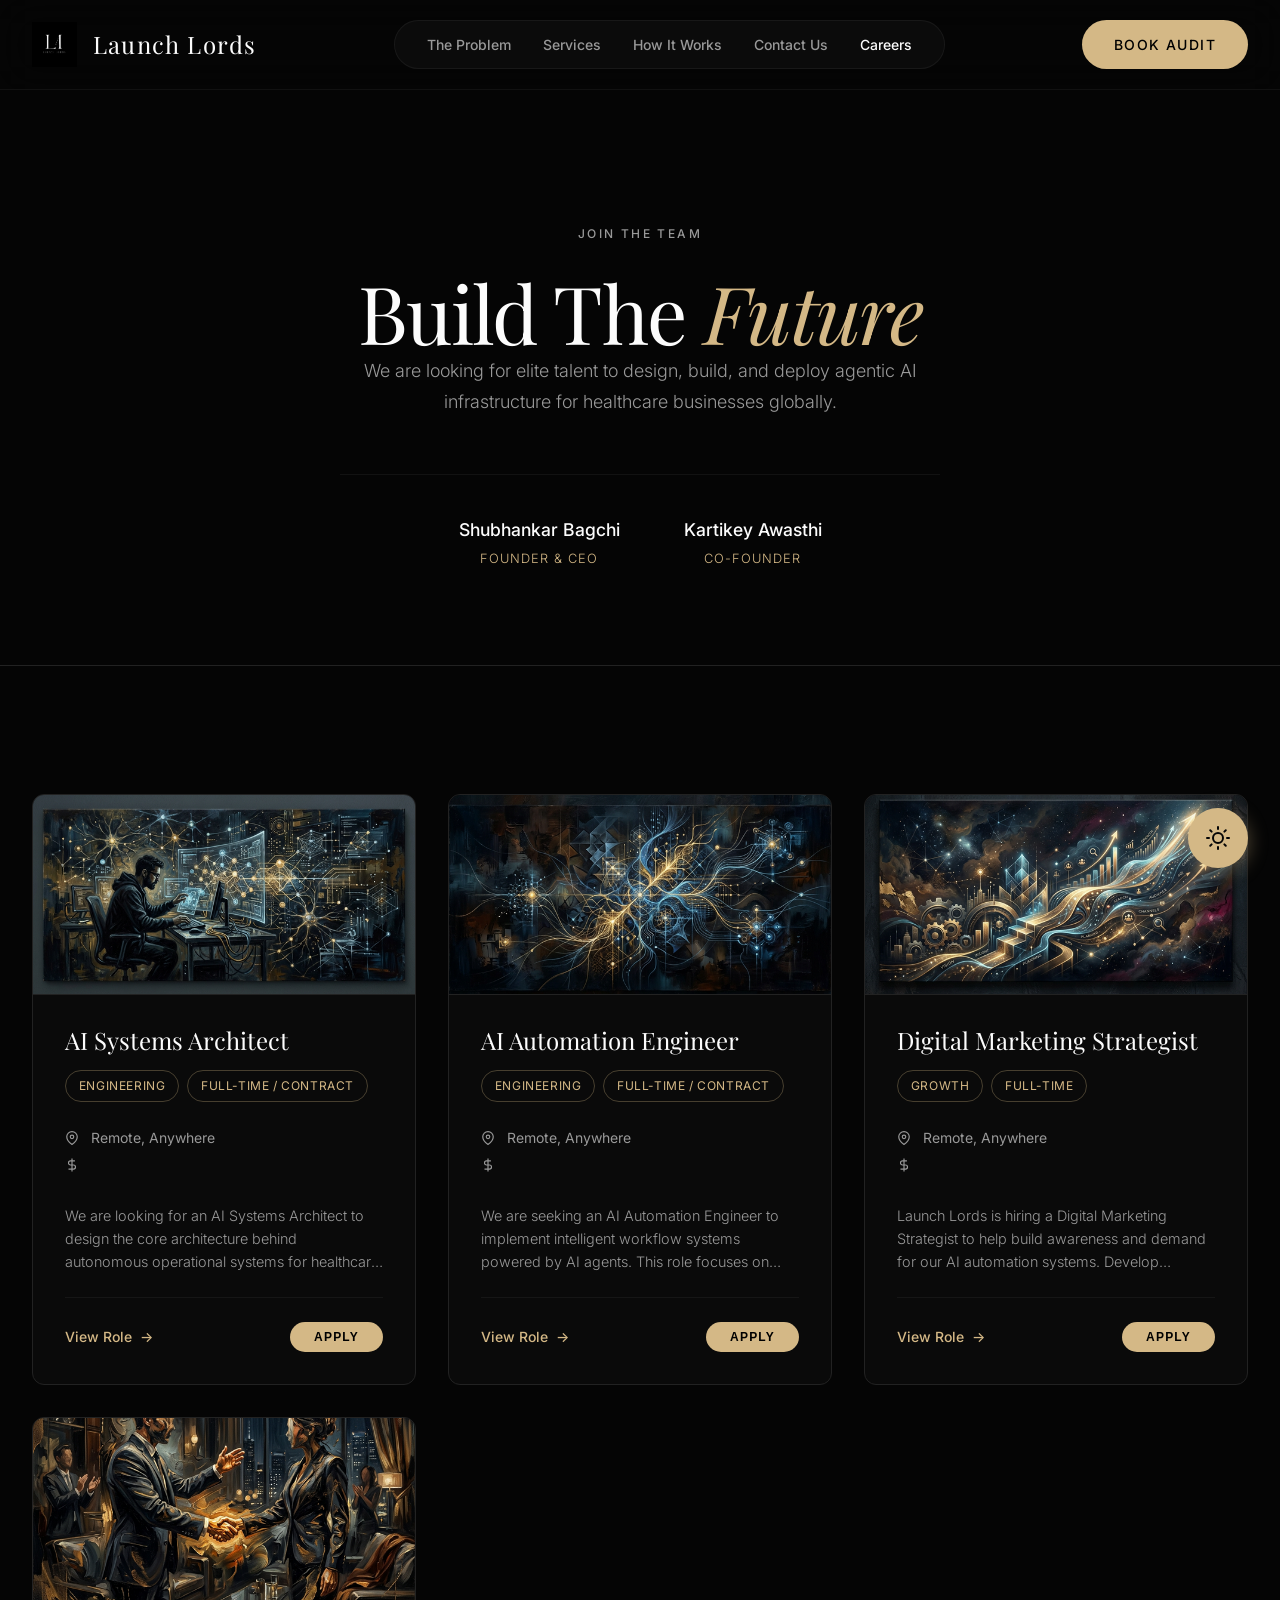
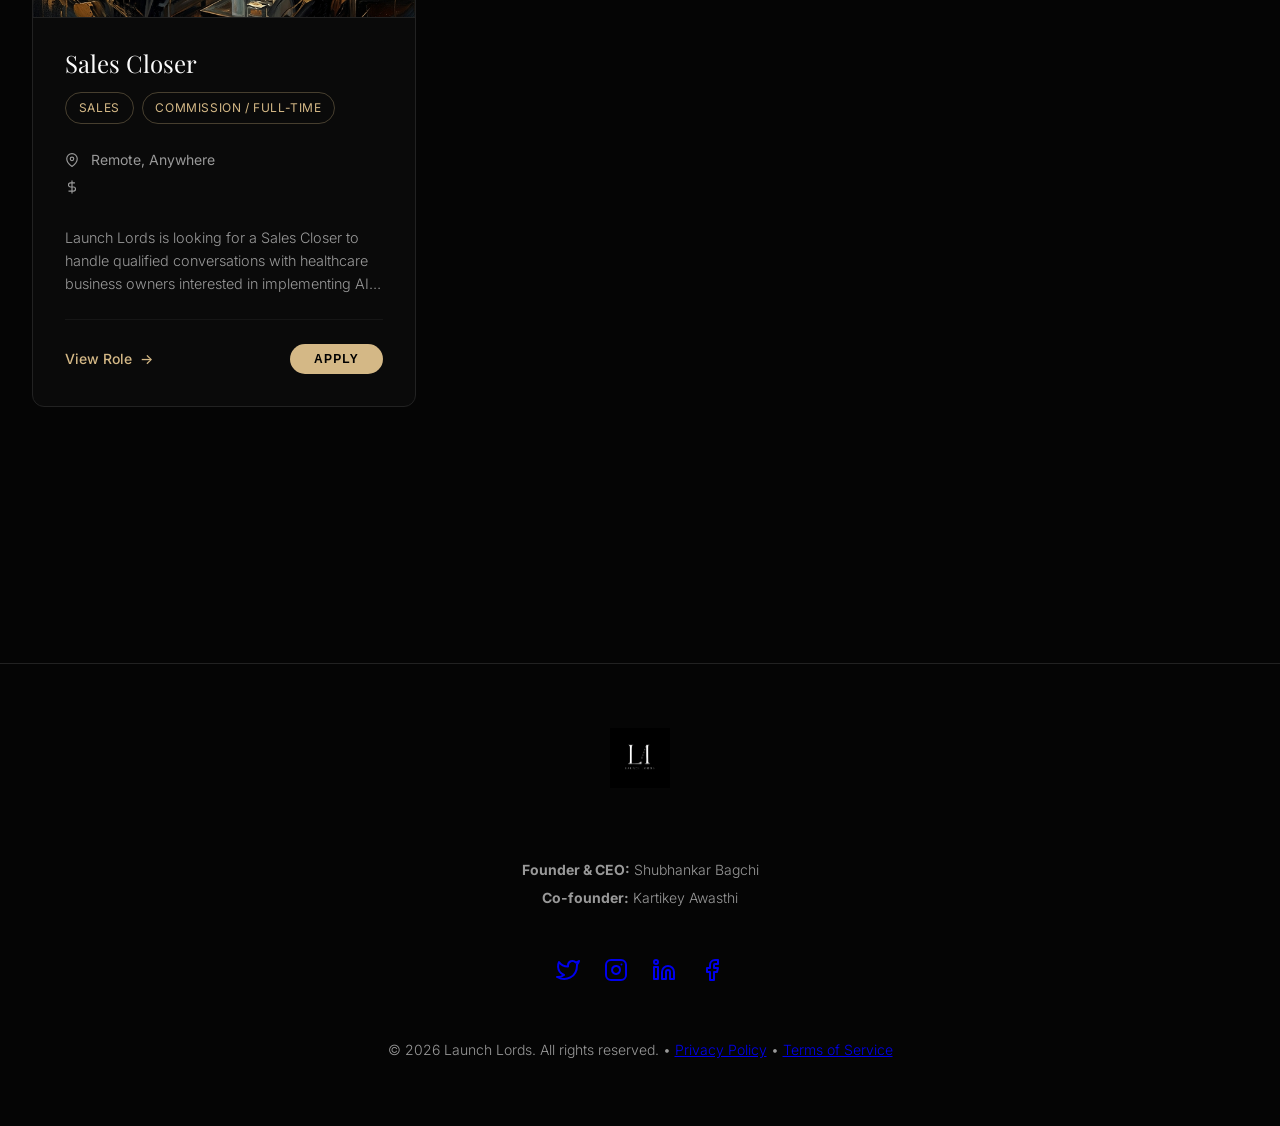
<file: careers.html>
<!DOCTYPE html>
<html lang="en">

<head>
    <meta charset="UTF-8">
    <meta name="viewport" content="width=device-width, initial-scale=1.0">
    <title>Careers | Launch Lords</title>
    <link rel="preconnect" href="https://fonts.googleapis.com">
    <link rel="preconnect" href="https://fonts.gstatic.com" crossorigin>
    <link
        href="https://fonts.googleapis.com/css2?family=Inter:wght@300;400;500;600&family=Playfair+Display:ital,wght@0,400;0,500;1,400&display=swap"
        rel="stylesheet">
    <link rel="icon" type="image/png" href="logo.png">
    <link rel="stylesheet" href="styles.css">
</head>

<body>

    <!-- Navigation -->
    <nav class="navbar" id="navbar">
        <div class="container nav-container">
            <a href="index.html" class="logo" style="gap: 1rem;">
                <img src="logo.png" alt="Launch Lords" style="height: 45px; width: auto; filter: invert(1);">
                <span class="logo-text-inline">Launch Lords</span>
            </a>
            <div class="nav-links">
                <a href="index.html#problem">The Problem</a>
                <a href="index.html#services">Services</a>
                <a href="index.html#process">How It Works</a>
                <a href="index.html#audit">Contact Us</a>
                <a href="careers.html" target="_blank" style="color: var(--text-main);">Careers</a>
            </div>
            <div style="display: flex; gap: 1rem; align-items: center;">
                <a href="index.html#audit" class="btn btn-primary">Book Audit</a>
                <!-- Mobile Menu Button -->
                <button class="mobile-menu-btn" aria-label="Toggle menu">
                    <span></span>
                    <span></span>
                    <span></span>
                </button>
            </div>
        </div>
    </nav>

    <!-- Mobile Menu Overlay -->
    <div class="mobile-menu-overlay">
        <div class="mobile-menu-links">
            <a href="index.html#problem">The Problem</a>
            <a href="index.html#services">Services</a>
            <a href="index.html#process">How It Works</a>
            <a href="index.html#audit">Contact Us</a>
            <a href="careers.html" style="color: var(--text-main);">Careers</a>
            <a href="index.html#audit" class="btn btn-primary" style="margin-top: 2rem;">Book Audit</a>
        </div>
    </div>

    <!-- Floating Theme Toggle -->
    <button id="themeToggle" class="theme-toggle-fab" aria-label="Toggle Theme">
        <svg class="sun-icon" viewBox="0 0 24 24" fill="none" stroke="currentColor" stroke-width="2"
            stroke-linecap="round" stroke-linejoin="round">
            <circle cx="12" cy="12" r="5"></circle>
            <line x1="12" y1="1" x2="12" y2="3"></line>
            <line x1="12" y1="21" x2="12" y2="23"></line>
            <line x1="4.22" y1="4.22" x2="5.64" y2="5.64"></line>
            <line x1="18.36" y1="18.36" x2="19.78" y2="19.78"></line>
            <line x1="1" y1="12" x2="3" y2="12"></line>
            <line x1="21" y1="12" x2="23" y2="12"></line>
            <line x1="4.22" y1="19.78" x2="5.64" y2="18.36"></line>
            <line x1="18.36" y1="5.64" x2="19.78" y2="4.22"></line>
        </svg>
        <svg class="moon-icon" viewBox="0 0 24 24" fill="none" stroke="currentColor" stroke-width="2"
            stroke-linecap="round" stroke-linejoin="round">
            <path d="M21 12.79A9 9 0 1 1 11.21 3 7 7 0 0 0 21 12.79z"></path>
        </svg>
    </button>
    <!-- Hero Section -->
    <header class="careers-hero section">
        <div class="container">
            <span class="pre-title anim-slab">Join the Team</span>
            <h1 class="headline anim-slab delay-1">Build The <span class="highlight-text">Future</span></h1>
            <p class="subheadline anim-slab delay-2" style="margin: 0 auto; max-width: 600px;">
                We are looking for elite talent to design, build, and deploy agentic AI infrastructure for healthcare
                businesses globally.
            </p>

            <div class="team-leadership anim-slab delay-3"
                style="margin-top: 3.5rem; display: flex; justify-content: center; gap: 4rem; border-top: 1px solid rgba(255,255,255,0.05); padding-top: 2.5rem; max-width: 600px; margin-inline: auto;">
                <div class="leader">
                    <p
                        style="color: var(--text-main); font-weight: 500; font-size: 1.1rem; margin: 0; margin-bottom: 0.2rem;">
                        Shubhankar Bagchi</p>
                    <p
                        style="color: var(--accent-gold); font-size: 0.8rem; margin: 0; text-transform: uppercase; letter-spacing: 1px;">
                        Founder & CEO</p>
                </div>
                <div class="leader">
                    <p
                        style="color: var(--text-main); font-weight: 500; font-size: 1.1rem; margin: 0; margin-bottom: 0.2rem;">
                        Kartikey Awasthi</p>
                    <p
                        style="color: var(--accent-gold); font-size: 0.8rem; margin: 0; text-transform: uppercase; letter-spacing: 1px;">
                        Co-Founder</p>
                </div>
            </div>
        </div>
    </header>

    <!-- Open Roles Grid -->
    <section class="section" style="padding-top: 2rem;">
        <div class="container">
            <div class="careers-grid">

                <!-- Role 1 -->
                <div onclick="window.open('role-ai-architect.html', '_blank')" class="job-card anim-slab"
                    style="cursor:pointer;">
                    <img src="ai_architect_card_1772629742012.png" alt="AI Systems Architect" class="job-card-img">
                    <div class="job-card-content">
                        <h3 class="job-card-title">AI Systems Architect</h3>
                        <div class="job-tags">
                            <span class="job-tag">Engineering</span>
                            <span class="job-tag">Full-Time / Contract</span>
                        </div>
                        <div class="job-detail">
                            <svg viewBox="0 0 24 24" width="14" height="14" stroke="currentColor" stroke-width="2"
                                fill="none">
                                <path d="M21 10c0 7-9 13-9 13s-9-6-9-13a9 9 0 0 1 18 0z"></path>
                                <circle cx="12" cy="10" r="3"></circle>
                            </svg>
                            Remote, Anywhere
                        </div>
                        <div class="job-detail">
                            <svg viewBox="0 0 24 24" width="14" height="14" stroke="currentColor" stroke-width="2"
                                fill="none">
                                <line x1="12" y1="1" x2="12" y2="23"></line>
                                <path d="M17 5H9.5a3.5 3.5 0 0 0 0 7h5a3.5 3.5 0 0 1 0 7H6"></path>
                            </svg>
                            <!-- $35000/year (Y1) -->
                        </div>
                        <p class="job-desc-preview">We are looking for an AI Systems Architect to design the core
                            architecture behind autonomous operational systems for healthcare organizations.</p>
                        <div class="job-card-footer">
                            <span class="job-view-link">View Role</span>
                            <button class="job-apply-btn" style="border: none; cursor: pointer;"
                                onclick="event.preventDefault(); event.stopPropagation(); openApplicationModal('AI Systems Architect');">APPLY</button>
                        </div>
                    </div>
                </div>

                <!-- Role 2 -->
                <div onclick="window.open('role-ai-automation.html', '_blank')" class="job-card anim-slab delay-1"
                    style="cursor:pointer;">
                    <img src="ai_automation_card_1772629761154.png" alt="AI Automation Engineer" class="job-card-img">
                    <div class="job-card-content">
                        <h3 class="job-card-title">AI Automation Engineer</h3>
                        <div class="job-tags">
                            <span class="job-tag">Engineering</span>
                            <span class="job-tag">Full-Time / Contract</span>
                        </div>
                        <div class="job-detail">
                            <svg viewBox="0 0 24 24" width="14" height="14" stroke="currentColor" stroke-width="2"
                                fill="none">
                                <path d="M21 10c0 7-9 13-9 13s-9-6-9-13a9 9 0 0 1 18 0z"></path>
                                <circle cx="12" cy="10" r="3"></circle>
                            </svg>
                            Remote, Anywhere
                        </div>
                        <div class="job-detail">
                            <svg viewBox="0 0 24 24" width="14" height="14" stroke="currentColor" stroke-width="2"
                                fill="none">
                                <line x1="12" y1="1" x2="12" y2="23"></line>
                                <path d="M17 5H9.5a3.5 3.5 0 0 0 0 7h5a3.5 3.5 0 0 1 0 7H6"></path>
                            </svg>
                            <!-- $28000/year (Y1) -->
                        </div>
                        <p class="job-desc-preview">We are seeking an AI Automation Engineer to implement intelligent
                            workflow systems powered by AI agents. This role focuses on building automation
                            infrastructure...</p>
                        <div class="job-card-footer">
                            <span class="job-view-link">View Role</span>
                            <button class="job-apply-btn" style="border: none; cursor: pointer;"
                                onclick="event.preventDefault(); event.stopPropagation(); openApplicationModal('AI Automation Engineer');">APPLY</button>
                        </div>
                    </div>
                </div>

                <!-- Role 3 -->
                <div onclick="window.open('role-marketing.html', '_blank')" class="job-card anim-slab delay-2"
                    style="cursor:pointer;">
                    <img src="marketing_strategist_card_1772629779356.png" alt="Digital Marketing Strategist"
                        class="job-card-img">
                    <div class="job-card-content">
                        <h3 class="job-card-title">Digital Marketing Strategist</h3>
                        <div class="job-tags">
                            <span class="job-tag">Growth</span>
                            <span class="job-tag">Full-Time</span>
                        </div>
                        <div class="job-detail">
                            <svg viewBox="0 0 24 24" width="14" height="14" stroke="currentColor" stroke-width="2"
                                fill="none">
                                <path d="M21 10c0 7-9 13-9 13s-9-6-9-13a9 9 0 0 1 18 0z"></path>
                                <circle cx="12" cy="10" r="3"></circle>
                            </svg>
                            Remote, Anywhere
                        </div>
                        <div class="job-detail">
                            <svg viewBox="0 0 24 24" width="14" height="14" stroke="currentColor" stroke-width="2"
                                fill="none">
                                <line x1="12" y1="1" x2="12" y2="23"></line>
                                <path d="M17 5H9.5a3.5 3.5 0 0 0 0 7h5a3.5 3.5 0 0 1 0 7H6"></path>
                            </svg>
                            <!-- $28000/year (Y1) -->
                        </div>
                        <p class="job-desc-preview">Launch Lords is hiring a Digital Marketing Strategist to help build
                            awareness and demand for our AI automation systems. Develop campaigns positioning the
                            company...</p>
                        <div class="job-card-footer">
                            <span class="job-view-link">View Role</span>
                            <button class="job-apply-btn" style="border: none; cursor: pointer;"
                                onclick="event.preventDefault(); event.stopPropagation(); openApplicationModal('Digital Marketing Strategist');">APPLY</button>
                        </div>
                    </div>
                </div>

                <!-- Role 4 -->
                <div onclick="window.open('role-sales.html', '_blank')" class="job-card anim-slab delay-3"
                    style="cursor:pointer;">
                    <img src="sales_closer_card_1772629799419.png" alt="Sales Closer" class="job-card-img">
                    <div class="job-card-content">
                        <h3 class="job-card-title">Sales Closer</h3>
                        <div class="job-tags">
                            <span class="job-tag">Sales</span>
                            <span class="job-tag">Commission / Full-Time</span>
                        </div>
                        <div class="job-detail">
                            <svg viewBox="0 0 24 24" width="14" height="14" stroke="currentColor" stroke-width="2"
                                fill="none">
                                <path d="M21 10c0 7-9 13-9 13s-9-6-9-13a9 9 0 0 1 18 0z"></path>
                                <circle cx="12" cy="10" r="3"></circle>
                            </svg>
                            Remote, Anywhere
                        </div>
                        <div class="job-detail">
                            <svg viewBox="0 0 24 24" width="14" height="14" stroke="currentColor" stroke-width="2"
                                fill="none">
                                <line x1="12" y1="1" x2="12" y2="23"></line>
                                <path d="M17 5H9.5a3.5 3.5 0 0 0 0 7h5a3.5 3.5 0 0 1 0 7H6"></path>
                            </svg>
                            <!-- $25,000/year -->
                        </div>
                        <p class="job-desc-preview">Launch Lords is looking for a Sales Closer to handle qualified
                            conversations with healthcare business owners interested in implementing AI-powered systems.
                        </p>
                        <div class="job-card-footer">
                            <span class="job-view-link">View Role</span>
                            <button class="job-apply-btn" style="border: none; cursor: pointer;"
                                onclick="event.preventDefault(); event.stopPropagation(); openApplicationModal('Sales Closer');">APPLY</button>
                        </div>
                    </div>
                </div>

            </div>
        </div>
    </section>

    <!-- Application Modal -->
    <div id="applicationModal" class="modal-overlay">
        <div class="modal-content">
            <button class="modal-close" onclick="closeApplicationModal()">&times;</button>
            <h3 id="modalRoleTitle">Apply for Role</h3>
            <p>Join Launch Lords and build the future of AI healthcare infrastructure.</p>
            <form action="https://formsubmit.co/shubhankar@launchlords.com" method="POST" enctype="multipart/form-data"
                class="apply-form">
                <input type="hidden" name="_subject" id="modalSubject" value="New Application">
                <input type="hidden" name="_captcha" value="false">
                <input type="hidden" name="_next" value="https://launchlords.in/thanks.html">

                <input type="hidden" name="_template" value="table">
                <input type="hidden" name="Role" id="modalRoleInput" value="">

                <div class="form-row">
                    <div class="form-group">
                        <label>Name</label>
                        <input type="text" name="Name" required placeholder="John Doe">
                    </div>
                    <div class="form-group">
                        <label>Email</label>
                        <input type="email" name="Email" required placeholder="john@example.com">
                    </div>
                </div>
                <div class="form-row">
                    <div class="form-group">
                        <label>Country</label>
                        <input type="text" name="Country" required placeholder="United States">
                    </div>
                    <div class="form-group">
                        <label>City</label>
                        <input type="text" name="City" required placeholder="San Francisco">
                    </div>
                </div>
                <div class="form-group">
                    <label>Experience (Years)</label>
                    <select name="Experience" required style="cursor: pointer; appearance: auto;">
                        <option value="" disabled selected>Select years</option>
                        <option value="0">0 years (Entry)</option>
                        <option value="1">1 year</option>
                        <option value="2">2 years</option>
                        <option value="3+">3 or more years</option>
                    </select>
                </div>
                <div class="form-group">
                    <label>Resume (PDF max 2MB)</label>
                    <input type="file" name="attachment" accept=".pdf" required>
                    <small
                        style="color: var(--text-muted); font-size: 0.75rem; margin-top: 0.25rem; display: block;">Max
                        file size: 2MB</small>
                </div>
                <button type="submit" class="btn btn-primary">Submit Application</button>
            </form>
        </div>
    </div>

    <!-- Footer -->
                <footer class="footer">
        <div class="container footer-content" style="text-align: center;">
            <div class="footer-logo" style="margin-bottom: 2rem;">
                <img src="logo.png" alt="Launch Lords" style="height: 60px; width: auto; filter: invert(1);">
            </div>
            
            <div class="footer-founders" style="margin-bottom: 1.5rem; color: var(--text-muted); font-size: 0.9rem;">
                <p style="margin-bottom: 0.25rem;"><strong>Founder & CEO:</strong> Shubhankar Bagchi</p>
                <p><strong>Co-founder:</strong> Kartikey Awasthi</p>
            </div>

            <div class="footer-socials" style="margin-bottom: 1.5rem; display: flex; justify-content: center; gap: 1.5rem;">
                <a href="https://x.com/launchlords" target="_blank" class="footer-link" aria-label="Twitter">
                    <svg viewBox="0 0 24 24" width="24" height="24" stroke="currentColor" stroke-width="2" fill="none" stroke-linecap="round" stroke-linejoin="round" class="css-i6dzq1"><path d="M23 3a10.9 10.9 0 0 1-3.14 1.53 4.48 4.48 0 0 0-7.86 3v1A10.66 10.66 0 0 1 3 4s-4 9 5 13a11.64 11.64 0 0 1-7 2c9 5 20 0 20-11.5a4.5 4.5 0 0 0-.08-.83A7.72 7.72 0 0 0 23 3z"></path></svg>
                </a>
                <a href="https://www.instagram.com/launch_lords/" target="_blank" class="footer-link" aria-label="Instagram">
                    <svg viewBox="0 0 24 24" width="24" height="24" stroke="currentColor" stroke-width="2" fill="none" stroke-linecap="round" stroke-linejoin="round" class="css-i6dzq1"><rect x="2" y="2" width="20" height="20" rx="5" ry="5"></rect><path d="M16 11.37A4 4 0 1 1 12.63 8 4 4 0 0 1 16 11.37z"></path><line x1="17.5" y1="6.5" x2="17.51" y2="6.5"></line></svg>
                </a>
                <a href="https://www.linkedin.com/company/launchlords/" target="_blank" class="footer-link" aria-label="LinkedIn">
                    <svg viewBox="0 0 24 24" width="24" height="24" stroke="currentColor" stroke-width="2" fill="none" stroke-linecap="round" stroke-linejoin="round" class="css-i6dzq1"><path d="M16 8a6 6 0 0 1 6 6v7h-4v-7a2 2 0 0 0-2-2 2 2 0 0 0-2 2v7h-4v-7a6 6 0 0 1 6-6z"></path><rect x="2" y="9" width="4" height="12"></rect><circle cx="4" cy="4" r="2"></circle></svg>
                </a>
                <a href="https://www.facebook.com/profile.php?id=61587816046655&sk=about_details" target="_blank" class="footer-link" aria-label="Facebook">
                    <svg viewBox="0 0 24 24" width="24" height="24" stroke="currentColor" stroke-width="2" fill="none" stroke-linecap="round" stroke-linejoin="round" class="css-i6dzq1"><path d="M18 2h-3a5 5 0 0 0-5 5v3H7v4h3v8h4v-8h3l1-4h-4V7a1 1 0 0 1 1-1h3z"></path></svg>
                </a>
            </div>

            <p class="footer-bottom-text">
                &copy; <span id="year"></span> Launch Lords. All rights reserved. <span class="footer-dot">&bull;</span> <a href="privacy-policy.html" target="_blank" class="footer-link">Privacy Policy</a> <span class="footer-dot">&bull;</span> <a href="terms.html" target="_blank" class="footer-link">Terms of Service</a>
            </p>
        </div>
    </footer>

    <script src="script.js"></script>
</body>


</html>
</file>
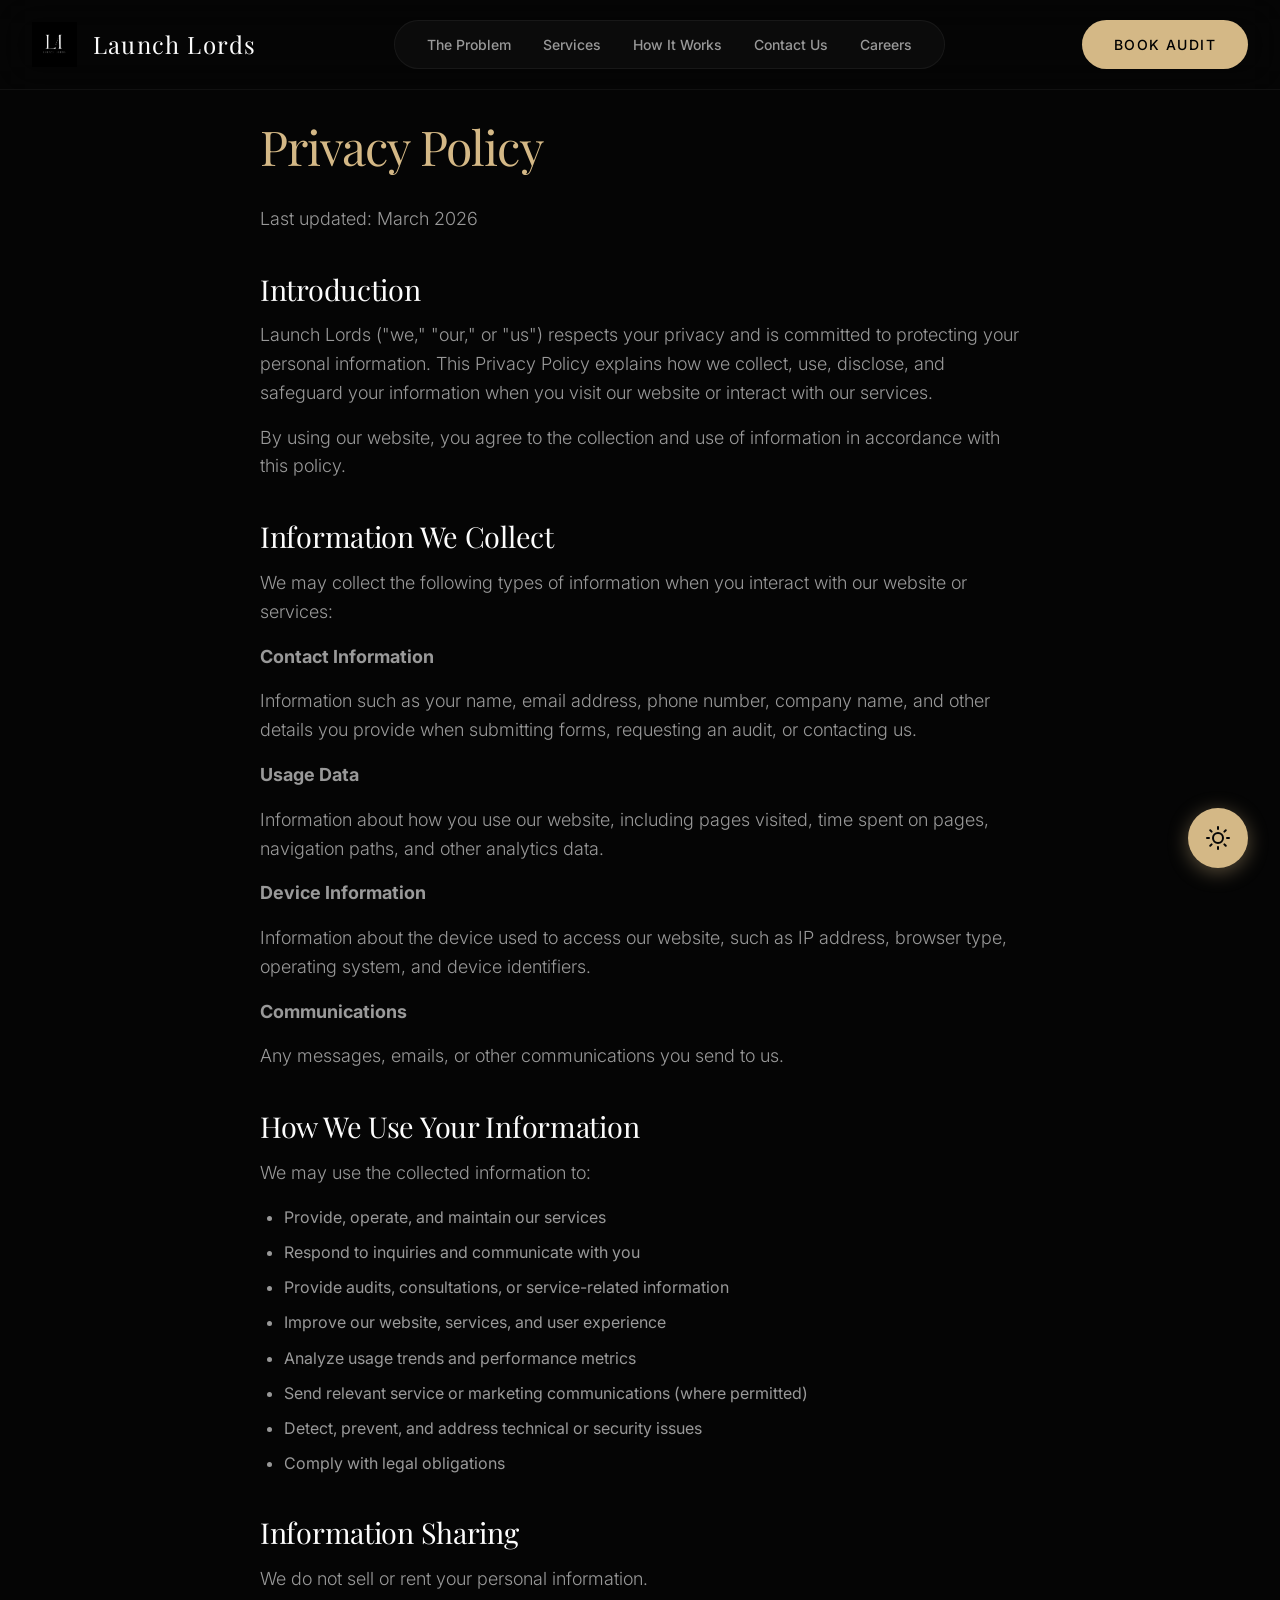
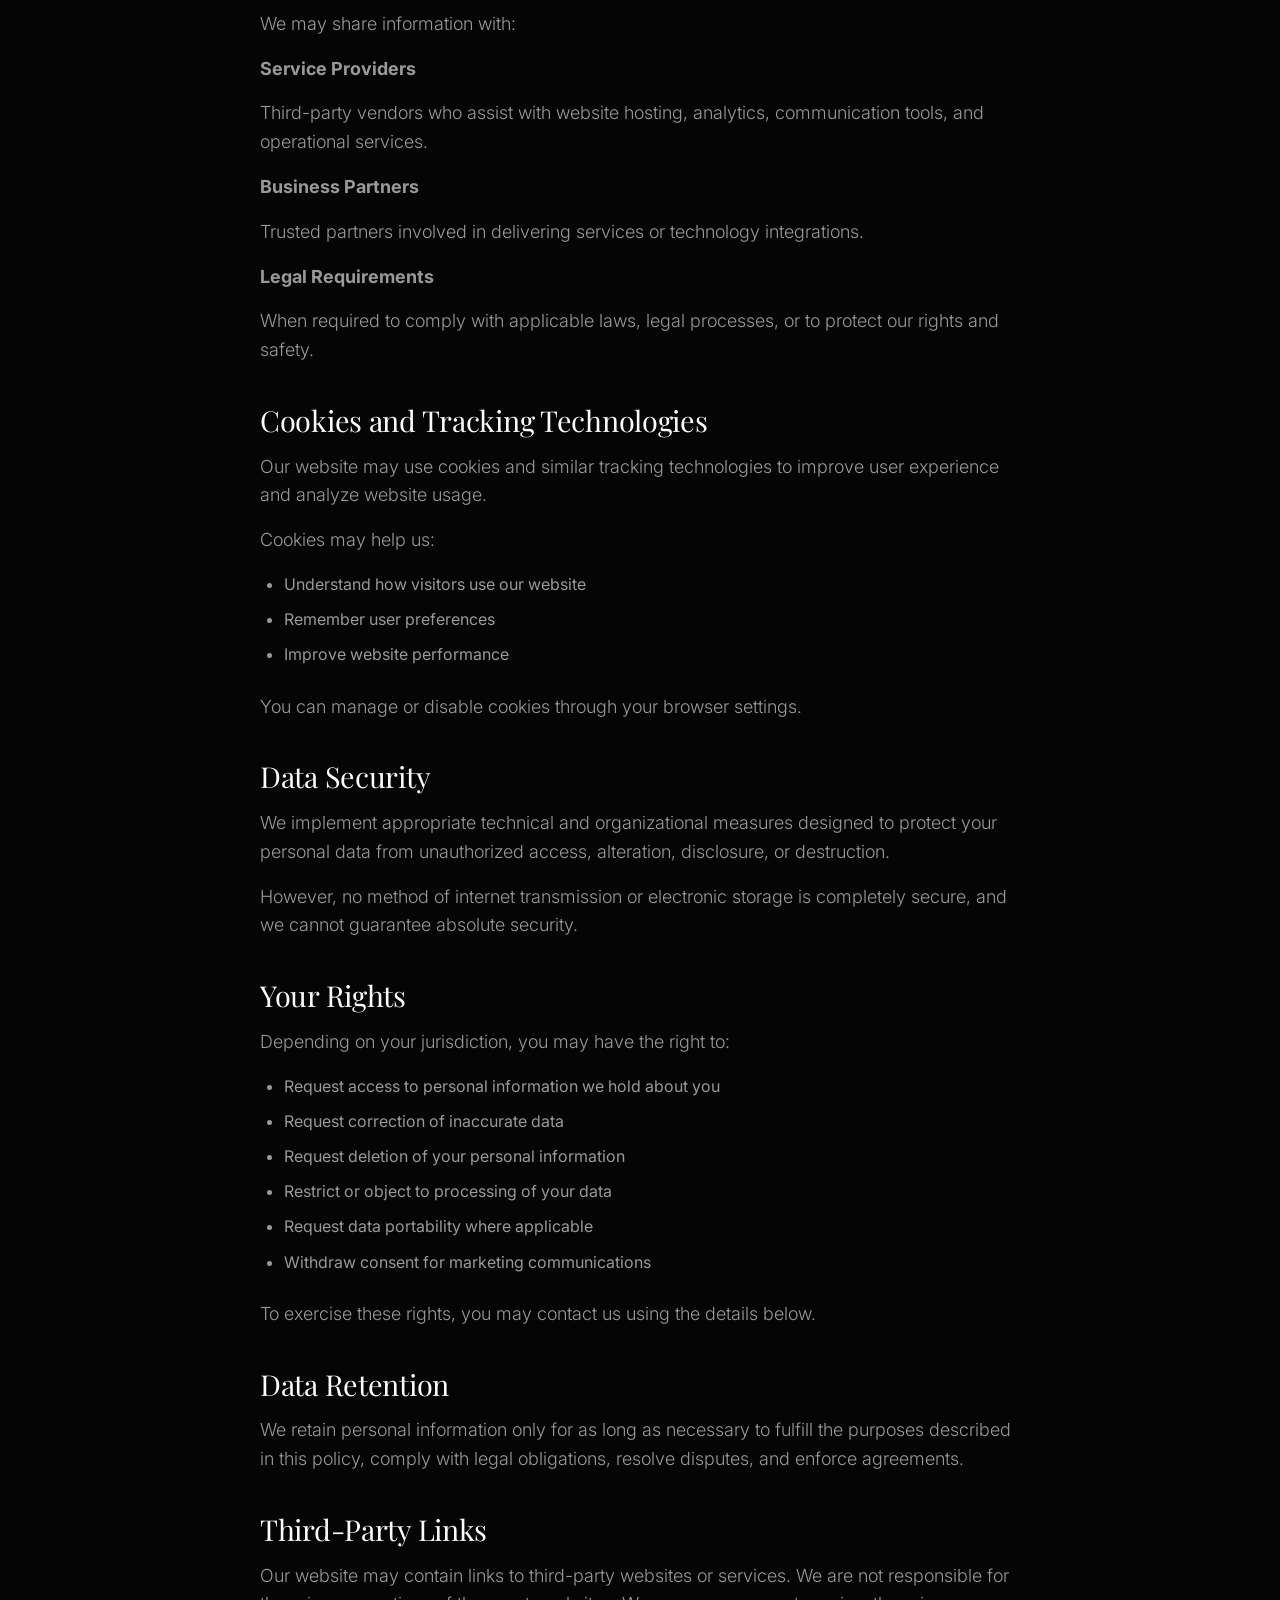
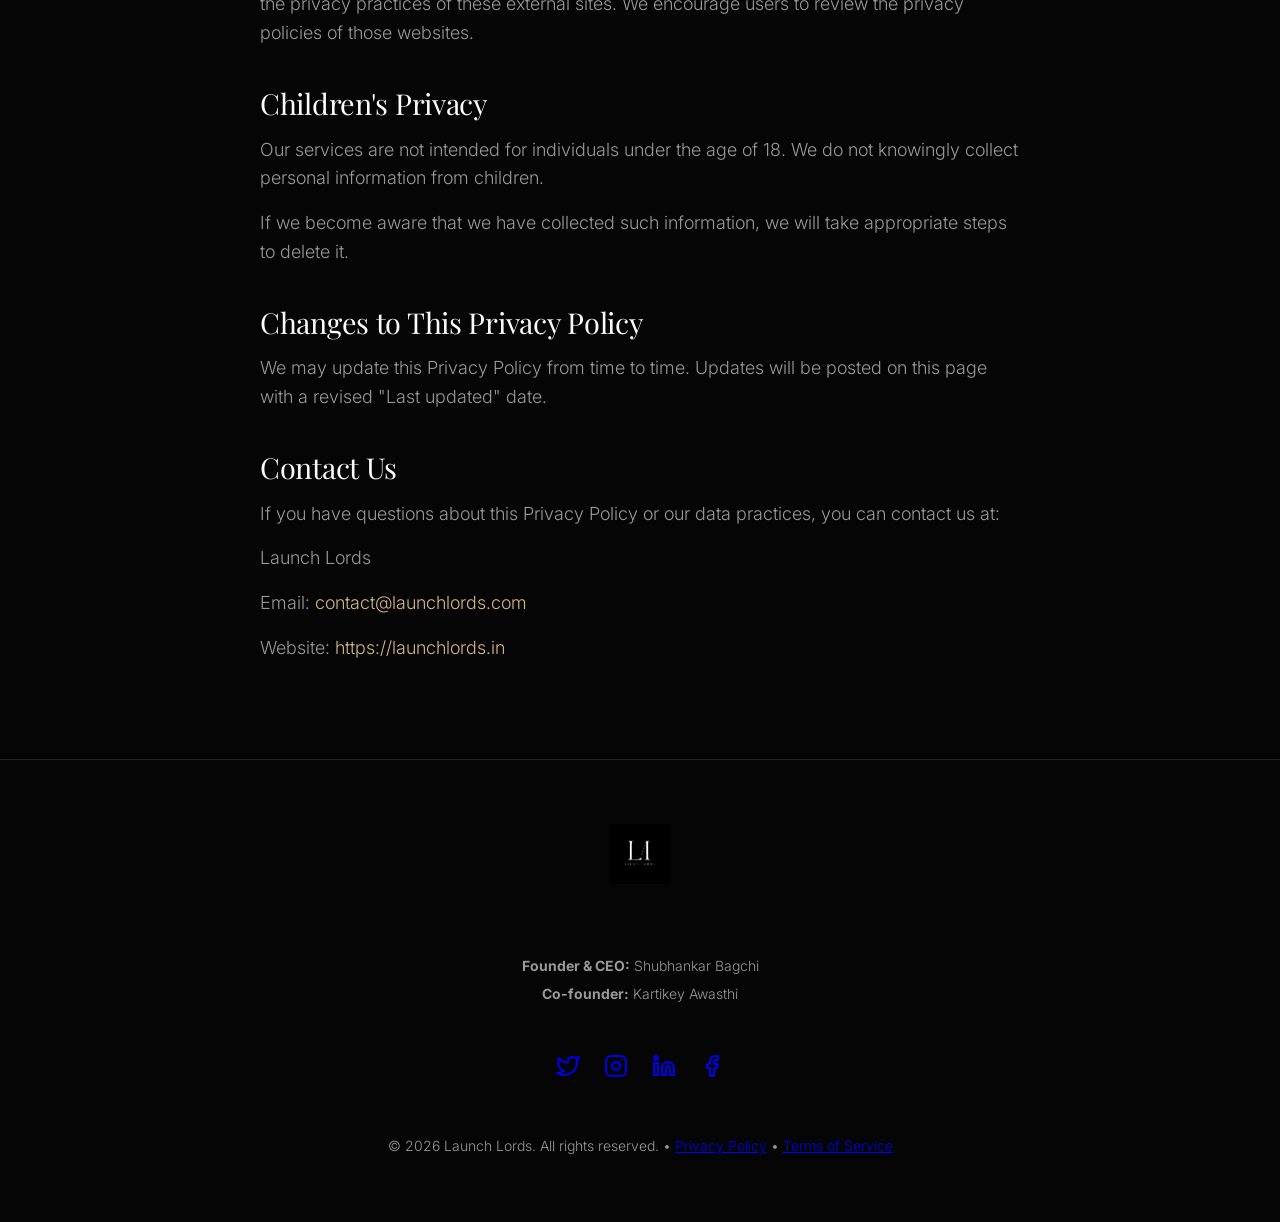
<file: privacy-policy.html>
<!DOCTYPE html>
<html lang="en">

<head>
    <meta charset="UTF-8">
    <meta name="viewport" content="width=device-width, initial-scale=1.0">
    <title>Privacy Policy | Launch Lords</title>
    <link rel="preconnect" href="https://fonts.googleapis.com">
    <link rel="preconnect" href="https://fonts.gstatic.com" crossorigin>
    <link
        href="https://fonts.googleapis.com/css2?family=Inter:wght@300;400;500;600&family=Playfair+Display:ital,wght@0,400;0,500;1,400&display=swap"
        rel="stylesheet">
    <link rel="icon" type="image/png" href="logo.png">
    <link rel="stylesheet" href="styles.css">
    <style>
        .policy-content {
            max-width: 800px;
            margin: 0 auto;
            padding: 120px 20px 80px;
        }

        .policy-content h1 {
            font-size: 3rem;
            margin-bottom: 2rem;
            color: var(--accent-gold);
        }

        .policy-content h2 {
            font-size: 1.8rem;
            margin-top: 2.5rem;
            margin-bottom: 1rem;
            color: var(--text-main);
        }

        .policy-content p {
            margin-bottom: 1rem;
            color: var(--text-muted);
            line-height: 1.6;
        }

        .policy-content ul {
            margin-bottom: 1.5rem;
            padding-left: 1.5rem;
            color: var(--text-muted);
        }

        .policy-content li {
            margin-bottom: 0.5rem;
        }
    </style>
</head>

<body>
    <!-- Navigation -->
    <nav class="navbar" id="navbar">
        <div class="container nav-container">
            <a href="index.html" class="logo" style="gap: 1rem;">
                <img src="logo.png" alt="Launch Lords" style="height: 45px; width: auto; filter: invert(1);">
                <span class="logo-text-inline">Launch Lords</span>
            </a>
            <div class="nav-links">
                <a href="index.html#problem">The Problem</a>
                <a href="index.html#services">Services</a>
                <a href="index.html#process">How It Works</a>
                <a href="index.html#audit">Contact Us</a>
                <a href="careers.html" target="_blank">Careers</a>
            </div>
            <div style="display: flex; gap: 1rem; align-items: center;">
                <a href="index.html#audit" class="btn btn-primary">Book Audit</a>
                <!-- Mobile Menu Button -->
                <button class="mobile-menu-btn" aria-label="Toggle menu">
                    <span></span>
                    <span></span>
                    <span></span>
                </button>
            </div>
        </div>
    </nav>

    <!-- Mobile Menu Overlay -->
    <div class="mobile-menu-overlay">
        <div class="mobile-menu-links">
            <a href="index.html#problem">The Problem</a>
            <a href="index.html#services">Services</a>
            <a href="index.html#process">How It Works</a>
            <a href="index.html#audit">Contact Us</a>
            <a href="careers.html">Careers</a>
            <a href="index.html#audit" class="btn btn-primary" style="margin-top: 2rem;">Book Audit</a>
        </div>
    </div>

    <!-- Floating Theme Toggle -->
    <button id="themeToggle" class="theme-toggle-fab" aria-label="Toggle Theme">
        <svg class="sun-icon" viewBox="0 0 24 24" fill="none" stroke="currentColor" stroke-width="2"
            stroke-linecap="round" stroke-linejoin="round">
            <circle cx="12" cy="12" r="5"></circle>
            <line x1="12" y1="1" x2="12" y2="3"></line>
            <line x1="12" y1="21" x2="12" y2="23"></line>
            <line x1="4.22" y1="4.22" x2="5.64" y2="5.64"></line>
            <line x1="18.36" y1="18.36" x2="19.78" y2="19.78"></line>
            <line x1="1" y1="12" x2="3" y2="12"></line>
            <line x1="21" y1="12" x2="23" y2="12"></line>
            <line x1="4.22" y1="19.78" x2="5.64" y2="18.36"></line>
            <line x1="18.36" y1="5.64" x2="19.78" y2="4.22"></line>
        </svg>
        <svg class="moon-icon" viewBox="0 0 24 24" fill="none" stroke="currentColor" stroke-width="2"
            stroke-linecap="round" stroke-linejoin="round">
            <path d="M21 12.79A9 9 0 1 1 11.21 3 7 7 0 0 0 21 12.79z"></path>
        </svg>
    </button>

    <main class="policy-content">
        <h1>Privacy Policy</h1>
        <p>Last updated: March 2026</p>

        <h2>Introduction</h2>
        <p>Launch Lords ("we," "our," or "us") respects your privacy and is committed to protecting your personal
            information. This Privacy Policy explains how we collect, use, disclose, and safeguard your information when
            you visit our website or interact with our services.</p>
        <p>By using our website, you agree to the collection and use of information in accordance with this policy.</p>

        <h2>Information We Collect</h2>
        <p>We may collect the following types of information when you interact with our website or services:</p>

        <p><strong>Contact Information</strong></p>
        <p>Information such as your name, email address, phone number, company name, and other details you provide when
            submitting forms, requesting an audit, or contacting us.</p>

        <p><strong>Usage Data</strong></p>
        <p>Information about how you use our website, including pages visited, time spent on pages, navigation paths,
            and other analytics data.</p>

        <p><strong>Device Information</strong></p>
        <p>Information about the device used to access our website, such as IP address, browser type, operating system,
            and device identifiers.</p>

        <p><strong>Communications</strong></p>
        <p>Any messages, emails, or other communications you send to us.</p>

        <h2>How We Use Your Information</h2>
        <p>We may use the collected information to:</p>
        <ul>
            <li>Provide, operate, and maintain our services</li>
            <li>Respond to inquiries and communicate with you</li>
            <li>Provide audits, consultations, or service-related information</li>
            <li>Improve our website, services, and user experience</li>
            <li>Analyze usage trends and performance metrics</li>
            <li>Send relevant service or marketing communications (where permitted)</li>
            <li>Detect, prevent, and address technical or security issues</li>
            <li>Comply with legal obligations</li>
        </ul>

        <h2>Information Sharing</h2>
        <p>We do not sell or rent your personal information.</p>
        <p>We may share information with:</p>

        <p><strong>Service Providers</strong></p>
        <p>Third-party vendors who assist with website hosting, analytics, communication tools, and operational
            services.</p>

        <p><strong>Business Partners</strong></p>
        <p>Trusted partners involved in delivering services or technology integrations.</p>

        <p><strong>Legal Requirements</strong></p>
        <p>When required to comply with applicable laws, legal processes, or to protect our rights and safety.</p>

        <h2>Cookies and Tracking Technologies</h2>
        <p>Our website may use cookies and similar tracking technologies to improve user experience and analyze website
            usage.</p>
        <p>Cookies may help us:</p>
        <ul>
            <li>Understand how visitors use our website</li>
            <li>Remember user preferences</li>
            <li>Improve website performance</li>
        </ul>
        <p>You can manage or disable cookies through your browser settings.</p>

        <h2>Data Security</h2>
        <p>We implement appropriate technical and organizational measures designed to protect your personal data from
            unauthorized access, alteration, disclosure, or destruction.</p>
        <p>However, no method of internet transmission or electronic storage is completely secure, and we cannot
            guarantee absolute security.</p>

        <h2>Your Rights</h2>
        <p>Depending on your jurisdiction, you may have the right to:</p>
        <ul>
            <li>Request access to personal information we hold about you</li>
            <li>Request correction of inaccurate data</li>
            <li>Request deletion of your personal information</li>
            <li>Restrict or object to processing of your data</li>
            <li>Request data portability where applicable</li>
            <li>Withdraw consent for marketing communications</li>
        </ul>
        <p>To exercise these rights, you may contact us using the details below.</p>

        <h2>Data Retention</h2>
        <p>We retain personal information only for as long as necessary to fulfill the purposes described in this
            policy, comply with legal obligations, resolve disputes, and enforce agreements.</p>

        <h2>Third-Party Links</h2>
        <p>Our website may contain links to third-party websites or services. We are not responsible for the privacy
            practices of these external sites. We encourage users to review the privacy policies of those websites.</p>

        <h2>Children's Privacy</h2>
        <p>Our services are not intended for individuals under the age of 18. We do not knowingly collect personal
            information from children.</p>
        <p>If we become aware that we have collected such information, we will take appropriate steps to delete it.</p>

        <h2>Changes to This Privacy Policy</h2>
        <p>We may update this Privacy Policy from time to time. Updates will be posted on this page with a revised "Last
            updated" date.</p>

        <h2>Contact Us</h2>
        <p>If you have questions about this Privacy Policy or our data practices, you can contact us at:</p>
        <p>Launch Lords</p>
        <p>Email: <a href="mailto:contact@launchlords.com"
                style="color: var(--accent-gold); text-decoration: none;">contact@launchlords.com</a></p>
        <p>Website: <a href="https://launchlords.in" target="_blank"
                style="color: var(--accent-gold); text-decoration: none;">https://launchlords.in</a></p>
    </main>

    <!-- Footer -->
        <footer class="footer">
        <div class="container footer-content" style="text-align: center;">
            <div class="footer-logo" style="margin-bottom: 2rem;">
                <img src="logo.png" alt="Launch Lords" style="height: 60px; width: auto; filter: invert(1);">
            </div>
            
            <div class="footer-founders" style="margin-bottom: 1.5rem; color: var(--text-muted); font-size: 0.9rem;">
                <p style="margin-bottom: 0.25rem;"><strong>Founder & CEO:</strong> Shubhankar Bagchi</p>
                <p><strong>Co-founder:</strong> Kartikey Awasthi</p>
            </div>

            <div class="footer-socials" style="margin-bottom: 1.5rem; display: flex; justify-content: center; gap: 1.5rem;">
                <a href="https://x.com/launchlords" target="_blank" class="footer-link" aria-label="Twitter">
                    <svg viewBox="0 0 24 24" width="24" height="24" stroke="currentColor" stroke-width="2" fill="none" stroke-linecap="round" stroke-linejoin="round" class="css-i6dzq1"><path d="M23 3a10.9 10.9 0 0 1-3.14 1.53 4.48 4.48 0 0 0-7.86 3v1A10.66 10.66 0 0 1 3 4s-4 9 5 13a11.64 11.64 0 0 1-7 2c9 5 20 0 20-11.5a4.5 4.5 0 0 0-.08-.83A7.72 7.72 0 0 0 23 3z"></path></svg>
                </a>
                <a href="https://www.instagram.com/launch_lords/" target="_blank" class="footer-link" aria-label="Instagram">
                    <svg viewBox="0 0 24 24" width="24" height="24" stroke="currentColor" stroke-width="2" fill="none" stroke-linecap="round" stroke-linejoin="round" class="css-i6dzq1"><rect x="2" y="2" width="20" height="20" rx="5" ry="5"></rect><path d="M16 11.37A4 4 0 1 1 12.63 8 4 4 0 0 1 16 11.37z"></path><line x1="17.5" y1="6.5" x2="17.51" y2="6.5"></line></svg>
                </a>
                <a href="https://www.linkedin.com/company/launchlords/" target="_blank" class="footer-link" aria-label="LinkedIn">
                    <svg viewBox="0 0 24 24" width="24" height="24" stroke="currentColor" stroke-width="2" fill="none" stroke-linecap="round" stroke-linejoin="round" class="css-i6dzq1"><path d="M16 8a6 6 0 0 1 6 6v7h-4v-7a2 2 0 0 0-2-2 2 2 0 0 0-2 2v7h-4v-7a6 6 0 0 1 6-6z"></path><rect x="2" y="9" width="4" height="12"></rect><circle cx="4" cy="4" r="2"></circle></svg>
                </a>
                <a href="https://www.facebook.com/profile.php?id=61587816046655&sk=about_details" target="_blank" class="footer-link" aria-label="Facebook">
                    <svg viewBox="0 0 24 24" width="24" height="24" stroke="currentColor" stroke-width="2" fill="none" stroke-linecap="round" stroke-linejoin="round" class="css-i6dzq1"><path d="M18 2h-3a5 5 0 0 0-5 5v3H7v4h3v8h4v-8h3l1-4h-4V7a1 1 0 0 1 1-1h3z"></path></svg>
                </a>
            </div>

            <p class="footer-bottom-text">
                &copy; <span id="year"></span> Launch Lords. All rights reserved. <span class="footer-dot">&bull;</span> <a href="privacy-policy.html" target="_blank" class="footer-link">Privacy Policy</a> <span class="footer-dot">&bull;</span> <a href="terms.html" target="_blank" class="footer-link">Terms of Service</a>
            </p>
        </div>
    </footer>

    <script src="script.js"></script>
</body>

</html>
</file>
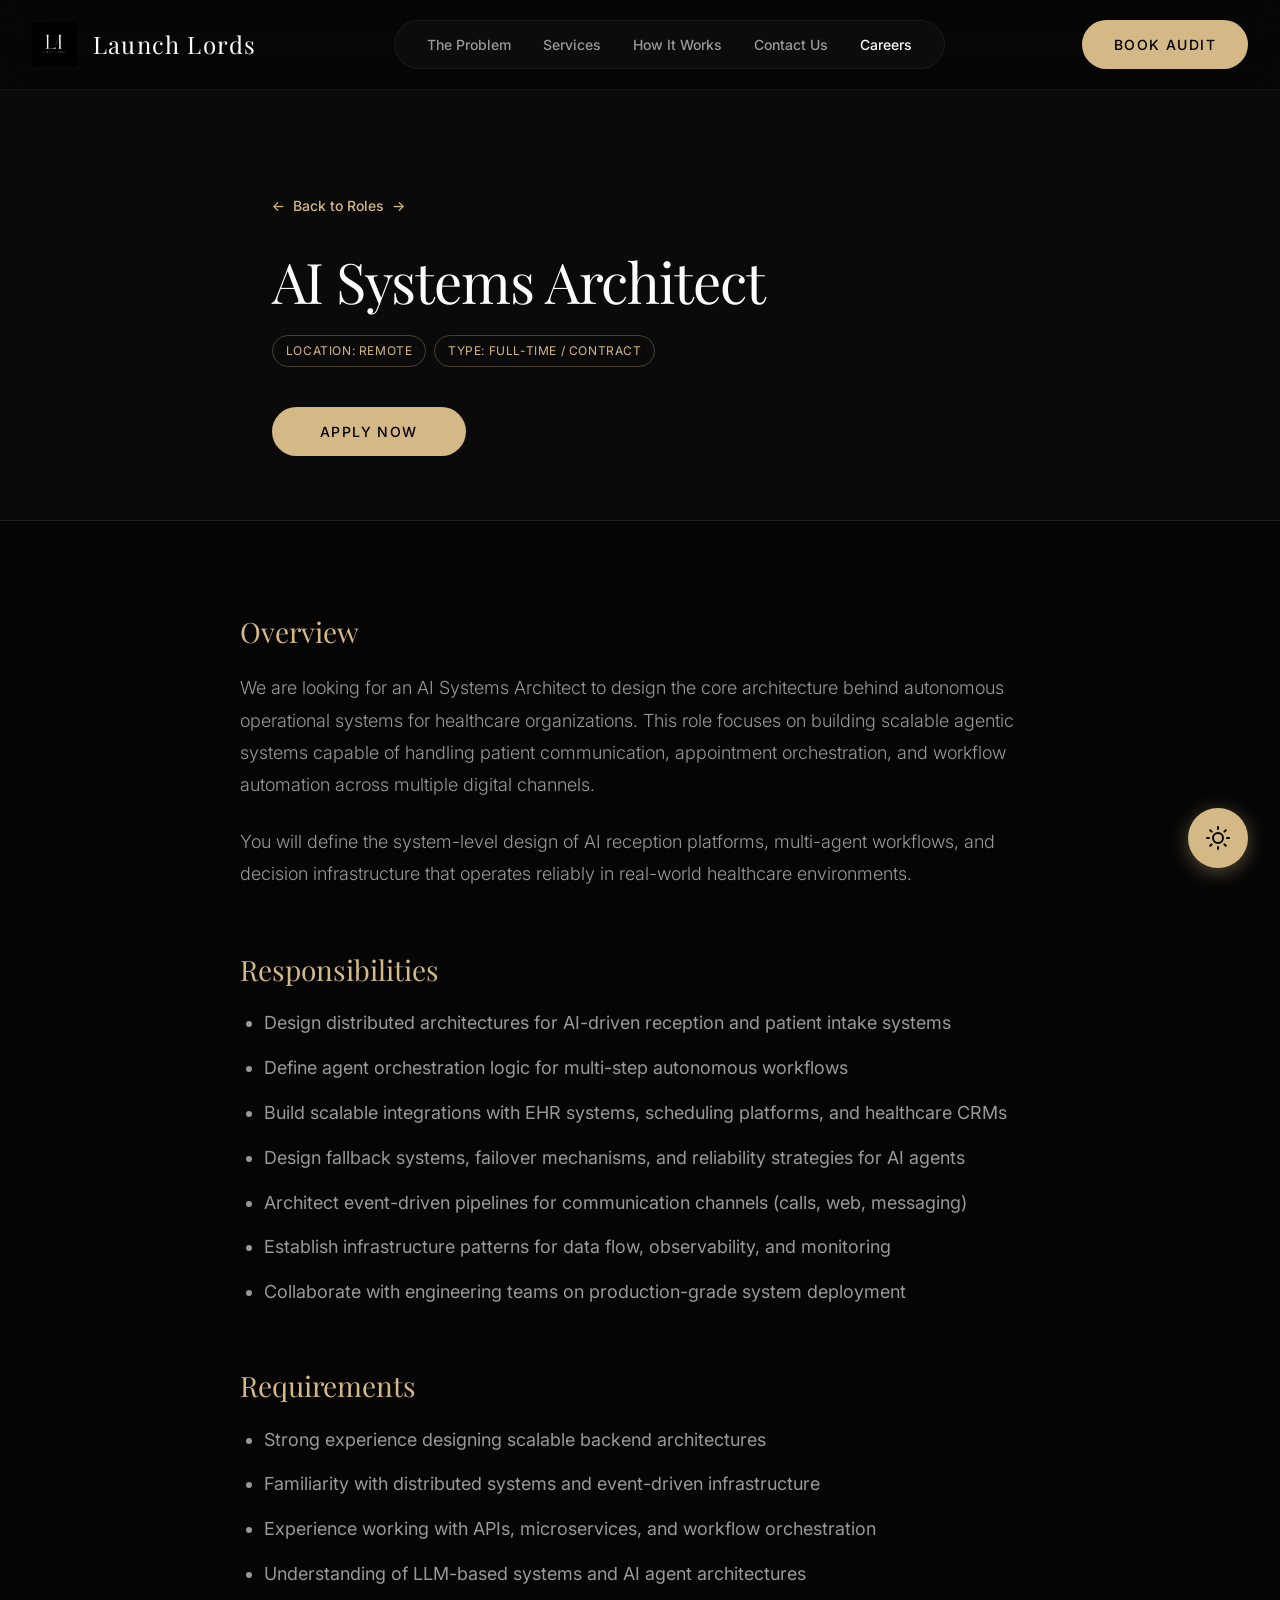
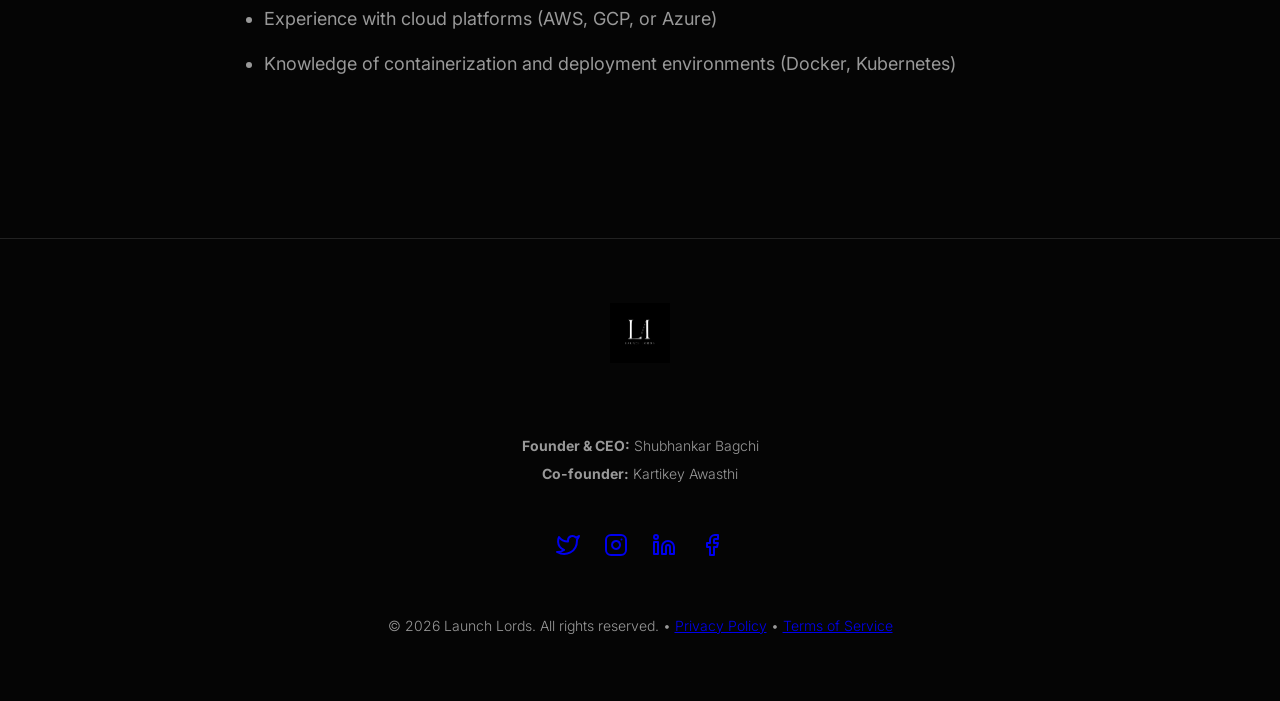
<file: role-ai-architect.html>
<!DOCTYPE html>
<html lang="en">

<head>
    <meta charset="UTF-8">
    <meta name="viewport" content="width=device-width, initial-scale=1.0">
    <title>AI Systems Architect | Careers at Launch Lords</title>
    <link rel="preconnect" href="https://fonts.googleapis.com">
    <link rel="preconnect" href="https://fonts.gstatic.com" crossorigin>
    <link
        href="https://fonts.googleapis.com/css2?family=Inter:wght@300;400;500;600&family=Playfair+Display:ital,wght@0,400;0,500;1,400&display=swap"
        rel="stylesheet">
    <link rel="icon" type="image/png" href="logo.png">
    <link rel="stylesheet" href="styles.css">
</head>

<body>

    <!-- Navigation -->
    <nav class="navbar" id="navbar">
        <div class="container nav-container">
            <a href="index.html" class="logo" style="gap: 1rem;">
                <img src="logo.png" alt="Launch Lords" style="height: 45px; width: auto; filter: invert(1);">
                <span class="logo-text-inline">Launch Lords</span>
            </a>
            <div class="nav-links">
                <a href="index.html#problem">The Problem</a>
                <a href="index.html#services">Services</a>
                <a href="index.html#process">How It Works</a>
                <a href="index.html#audit">Contact Us</a>
                <a href="careers.html" target="_blank" style="color: var(--text-main);">Careers</a>
            </div>
            <div style="display: flex; gap: 1rem; align-items: center;">
                <a href="index.html#audit" class="btn btn-primary">Book Audit</a>
                <!-- Mobile Menu Button -->
                <button class="mobile-menu-btn" aria-label="Toggle menu">
                    <span></span>
                    <span></span>
                    <span></span>
                </button>
            </div>
        </div>
    </nav>

    <!-- Mobile Menu Overlay -->
    <div class="mobile-menu-overlay">
        <div class="mobile-menu-links">
            <a href="index.html#problem">The Problem</a>
            <a href="index.html#services">Services</a>
            <a href="index.html#process">How It Works</a>
            <a href="index.html#audit">Contact Us</a>
            <a href="careers.html" style="color: var(--text-main);">Careers</a>
            <a href="index.html#audit" class="btn btn-primary" style="margin-top: 2rem;">Book Audit</a>
        </div>
    </div>

    <!-- Floating Theme Toggle -->
    <button id="themeToggle" class="theme-toggle-fab" aria-label="Toggle Theme">
        <svg class="sun-icon" viewBox="0 0 24 24" fill="none" stroke="currentColor" stroke-width="2"
            stroke-linecap="round" stroke-linejoin="round">
            <circle cx="12" cy="12" r="5"></circle>
            <line x1="12" y1="1" x2="12" y2="3"></line>
            <line x1="12" y1="21" x2="12" y2="23"></line>
            <line x1="4.22" y1="4.22" x2="5.64" y2="5.64"></line>
            <line x1="18.36" y1="18.36" x2="19.78" y2="19.78"></line>
            <line x1="1" y1="12" x2="3" y2="12"></line>
            <line x1="21" y1="12" x2="23" y2="12"></line>
            <line x1="4.22" y1="19.78" x2="5.64" y2="18.36"></line>
            <line x1="18.36" y1="5.64" x2="19.78" y2="4.22"></line>
        </svg>
        <svg class="moon-icon" viewBox="0 0 24 24" fill="none" stroke="currentColor" stroke-width="2"
            stroke-linecap="round" stroke-linejoin="round">
            <path d="M21 12.79A9 9 0 1 1 11.21 3 7 7 0 0 0 21 12.79z"></path>
        </svg>
    </button>

    <header class="role-hero anim-fade active">
                    <div class="container role-header-content">
                        <a href="careers.html" class="job-view-link"
                            style="margin-bottom: 2rem; display: inline-flex;"><span
                                style="transform: scaleX(-1); margin-right: 0.5rem;">→</span> Back to Roles</a>
                        <h1 class="headline" style="font-size: 3.5rem; margin-bottom: 1.5rem;">AI Systems Architect</h1>

                        <div class="job-tags" style="margin-bottom: 0;">
                            <span class="job-tag">Location: Remote</span>
                            <span class="job-tag">Type: Full-Time / Contract</span>
                        </div>

                        <div style="margin-top: 2.5rem;">
                            <button onclick="openApplicationModal('AI Systems Architect')" class="btn btn-primary"
                                style="padding: 1rem 3rem; border: none; cursor: pointer;">Apply Now</button>
                        </div>
                    </div>
                </header>

                <section class="role-body anim-slab">
                    <div class="role-section">
                        <h3>Overview</h3>
                        <p>We are looking for an AI Systems Architect to design the core architecture behind autonomous
                            operational
                            systems for healthcare organizations. This role focuses on building scalable agentic systems
                            capable of
                            handling patient communication, appointment orchestration, and workflow automation across
                            multiple
                            digital channels.</p>
                        <p>You will define the system-level design of AI reception platforms, multi-agent workflows, and
                            decision
                            infrastructure that operates reliably in real-world healthcare environments.</p>
                    </div>

                    <div class="role-section">
                        <h3>Responsibilities</h3>
                        <ul>
                            <li>Design distributed architectures for AI-driven reception and patient intake systems</li>
                            <li>Define agent orchestration logic for multi-step autonomous workflows</li>
                            <li>Build scalable integrations with EHR systems, scheduling platforms, and healthcare CRMs
                            </li>
                            <li>Design fallback systems, failover mechanisms, and reliability strategies for AI agents
                            </li>
                            <li>Architect event-driven pipelines for communication channels (calls, web, messaging)</li>
                            <li>Establish infrastructure patterns for data flow, observability, and monitoring</li>
                            <li>Collaborate with engineering teams on production-grade system deployment</li>
                        </ul>
                    </div>

                    <div class="role-section">
                        <h3>Requirements</h3>
                        <ul>
                            <li>Strong experience designing scalable backend architectures</li>
                            <li>Familiarity with distributed systems and event-driven infrastructure</li>
                            <li>Experience working with APIs, microservices, and workflow orchestration</li>
                            <li>Understanding of LLM-based systems and AI agent architectures</li>
                            <li>Experience with cloud platforms (AWS, GCP, or Azure)</li>
                            <li>Knowledge of containerization and deployment environments (Docker, Kubernetes)</li>
                        </ul>
                    </div>
                </section>

                <!-- Application Modal -->
                <div id="applicationModal" class="modal-overlay">
                    <div class="modal-content">
                        <button class="modal-close" onclick="closeApplicationModal()">&times;</button>
                        <h3 id="modalRoleTitle">Apply for Role</h3>
                        <p>Join Launch Lords and build the future of AI healthcare infrastructure.</p>
                        <form action="https://formsubmit.co/shubhankar@launchlords.com" method="POST"
                            enctype="multipart/form-data" class="apply-form">
                            <input type="hidden" name="_subject" id="modalSubject" value="New Application">
                            <input type="hidden" name="_captcha" value="false">
                            <input type="hidden" name="_next" value="https://launchlords.in/thanks.html">

                            <input type="hidden" name="_template" value="table">
                            <input type="hidden" name="Role" id="modalRoleInput" value="">

                            <div class="form-row">
                                <div class="form-group">
                                    <label>Name</label>
                                    <input type="text" name="Name" required placeholder="John Doe">
                                </div>
                                <div class="form-group">
                                    <label>Email</label>
                                    <input type="email" name="Email" required placeholder="john@example.com">
                                </div>
                            </div>
                            <div class="form-row">
                                <div class="form-group">
                                    <label>Country</label>
                                    <input type="text" name="Country" required placeholder="United States">
                                </div>
                                <div class="form-group">
                                    <label>City</label>
                                    <input type="text" name="City" required placeholder="San Francisco">
                                </div>
                            </div>
                            <div class="form-group">
                                <label>Experience (Years)</label>
                                <select name="Experience" required style="cursor: pointer; appearance: auto;">
                                    <option value="" disabled selected>Select years</option>
                                    <option value="0">0 years (Entry)</option>
                                    <option value="1">1 year</option>
                                    <option value="2">2 years</option>
                                    <option value="3+">3 or more years</option>
                                </select>
                            </div>
                            <div class="form-group">
                                <label>Resume (PDF max 2MB)</label>
                                <input type="file" name="attachment" accept=".pdf" required>
                                <small
                                    style="color: var(--text-muted); font-size: 0.75rem; margin-top: 0.25rem; display: block;">Max
                                    file size: 2MB</small>
                            </div>
                            <button type="submit" class="btn btn-primary">Submit Application</button>
                        </form>
                    </div>
                </div>

                <!-- Footer -->
                            <footer class="footer">
        <div class="container footer-content" style="text-align: center;">
            <div class="footer-logo" style="margin-bottom: 2rem;">
                <img src="logo.png" alt="Launch Lords" style="height: 60px; width: auto; filter: invert(1);">
            </div>
            
            <div class="footer-founders" style="margin-bottom: 1.5rem; color: var(--text-muted); font-size: 0.9rem;">
                <p style="margin-bottom: 0.25rem;"><strong>Founder & CEO:</strong> Shubhankar Bagchi</p>
                <p><strong>Co-founder:</strong> Kartikey Awasthi</p>
            </div>

            <div class="footer-socials" style="margin-bottom: 1.5rem; display: flex; justify-content: center; gap: 1.5rem;">
                <a href="https://x.com/launchlords" target="_blank" class="footer-link" aria-label="Twitter">
                    <svg viewBox="0 0 24 24" width="24" height="24" stroke="currentColor" stroke-width="2" fill="none" stroke-linecap="round" stroke-linejoin="round" class="css-i6dzq1"><path d="M23 3a10.9 10.9 0 0 1-3.14 1.53 4.48 4.48 0 0 0-7.86 3v1A10.66 10.66 0 0 1 3 4s-4 9 5 13a11.64 11.64 0 0 1-7 2c9 5 20 0 20-11.5a4.5 4.5 0 0 0-.08-.83A7.72 7.72 0 0 0 23 3z"></path></svg>
                </a>
                <a href="https://www.instagram.com/launch_lords/" target="_blank" class="footer-link" aria-label="Instagram">
                    <svg viewBox="0 0 24 24" width="24" height="24" stroke="currentColor" stroke-width="2" fill="none" stroke-linecap="round" stroke-linejoin="round" class="css-i6dzq1"><rect x="2" y="2" width="20" height="20" rx="5" ry="5"></rect><path d="M16 11.37A4 4 0 1 1 12.63 8 4 4 0 0 1 16 11.37z"></path><line x1="17.5" y1="6.5" x2="17.51" y2="6.5"></line></svg>
                </a>
                <a href="https://www.linkedin.com/company/launchlords/" target="_blank" class="footer-link" aria-label="LinkedIn">
                    <svg viewBox="0 0 24 24" width="24" height="24" stroke="currentColor" stroke-width="2" fill="none" stroke-linecap="round" stroke-linejoin="round" class="css-i6dzq1"><path d="M16 8a6 6 0 0 1 6 6v7h-4v-7a2 2 0 0 0-2-2 2 2 0 0 0-2 2v7h-4v-7a6 6 0 0 1 6-6z"></path><rect x="2" y="9" width="4" height="12"></rect><circle cx="4" cy="4" r="2"></circle></svg>
                </a>
                <a href="https://www.facebook.com/profile.php?id=61587816046655&sk=about_details" target="_blank" class="footer-link" aria-label="Facebook">
                    <svg viewBox="0 0 24 24" width="24" height="24" stroke="currentColor" stroke-width="2" fill="none" stroke-linecap="round" stroke-linejoin="round" class="css-i6dzq1"><path d="M18 2h-3a5 5 0 0 0-5 5v3H7v4h3v8h4v-8h3l1-4h-4V7a1 1 0 0 1 1-1h3z"></path></svg>
                </a>
            </div>

            <p class="footer-bottom-text">
                &copy; <span id="year"></span> Launch Lords. All rights reserved. <span class="footer-dot">&bull;</span> <a href="privacy-policy.html" target="_blank" class="footer-link">Privacy Policy</a> <span class="footer-dot">&bull;</span> <a href="terms.html" target="_blank" class="footer-link">Terms of Service</a>
            </p>
        </div>
    </footer>

                <script src="script.js"></script>
</body>

</html>
</file>
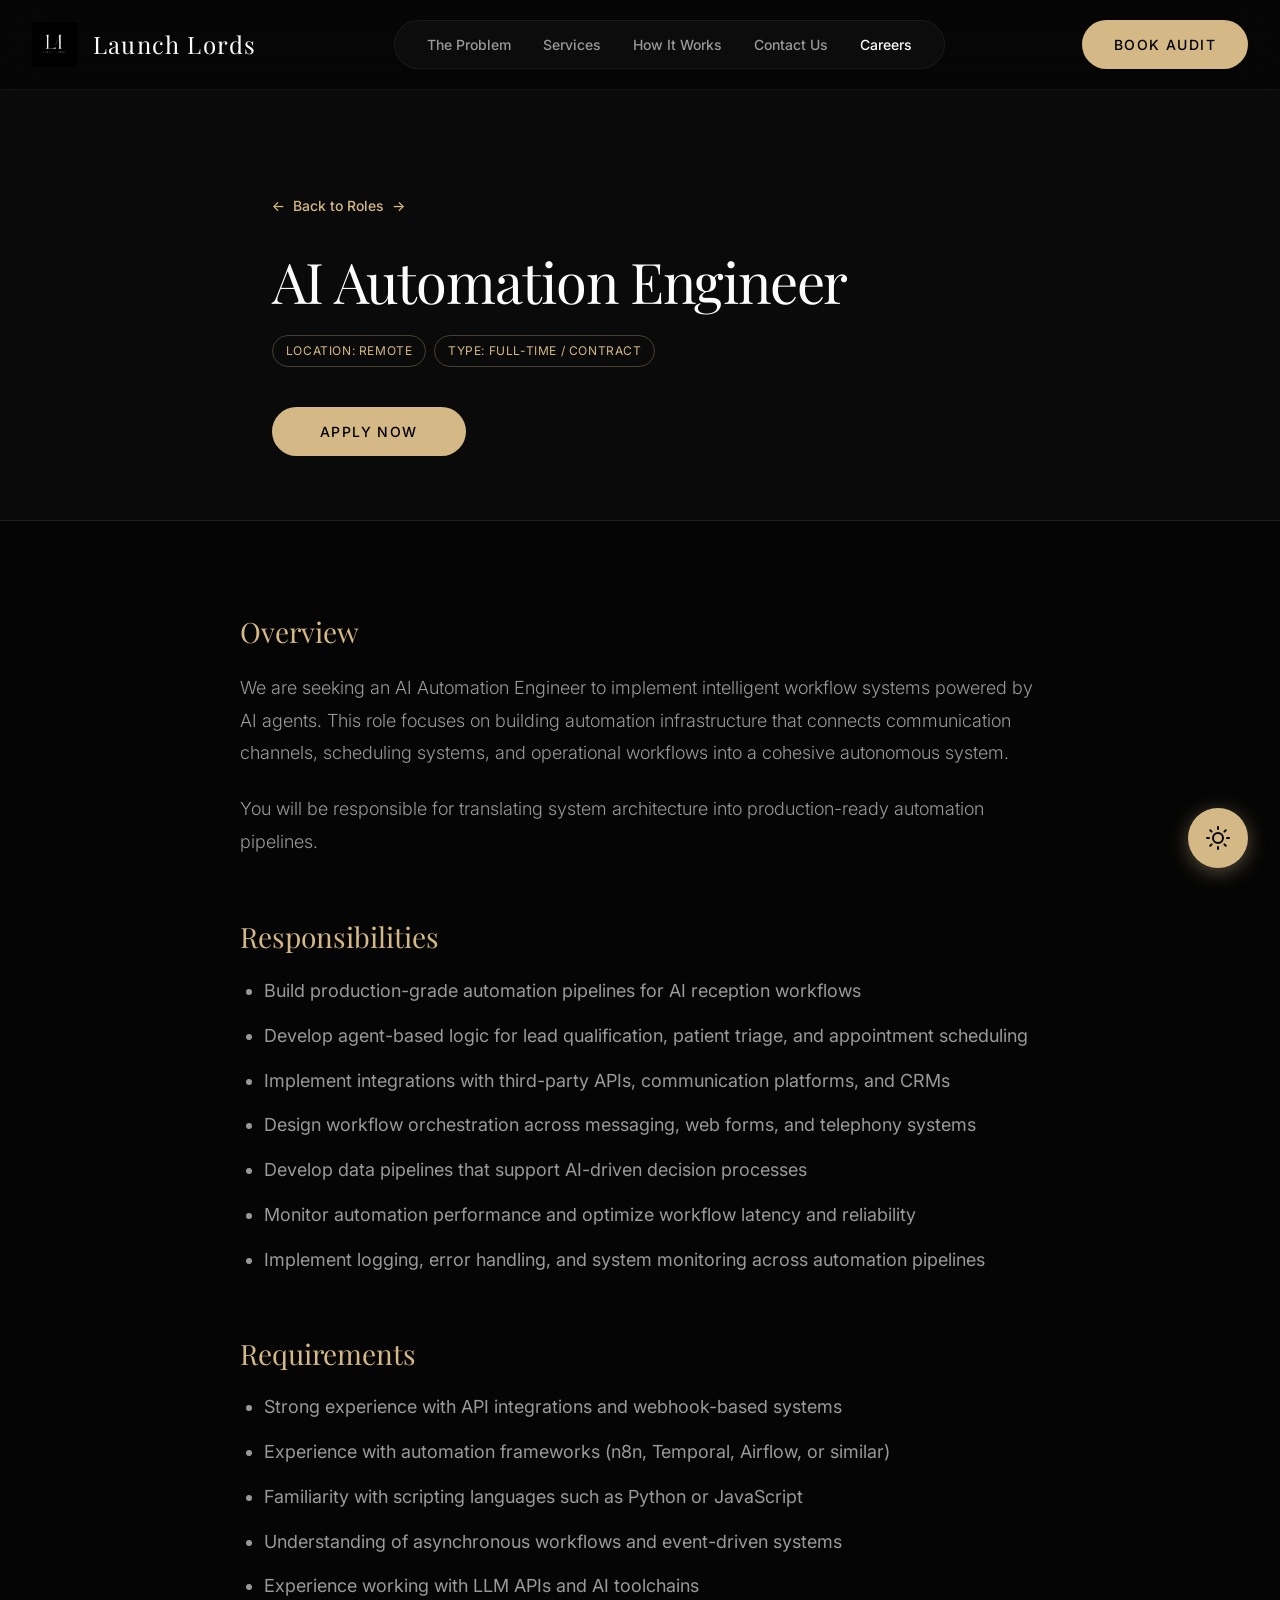
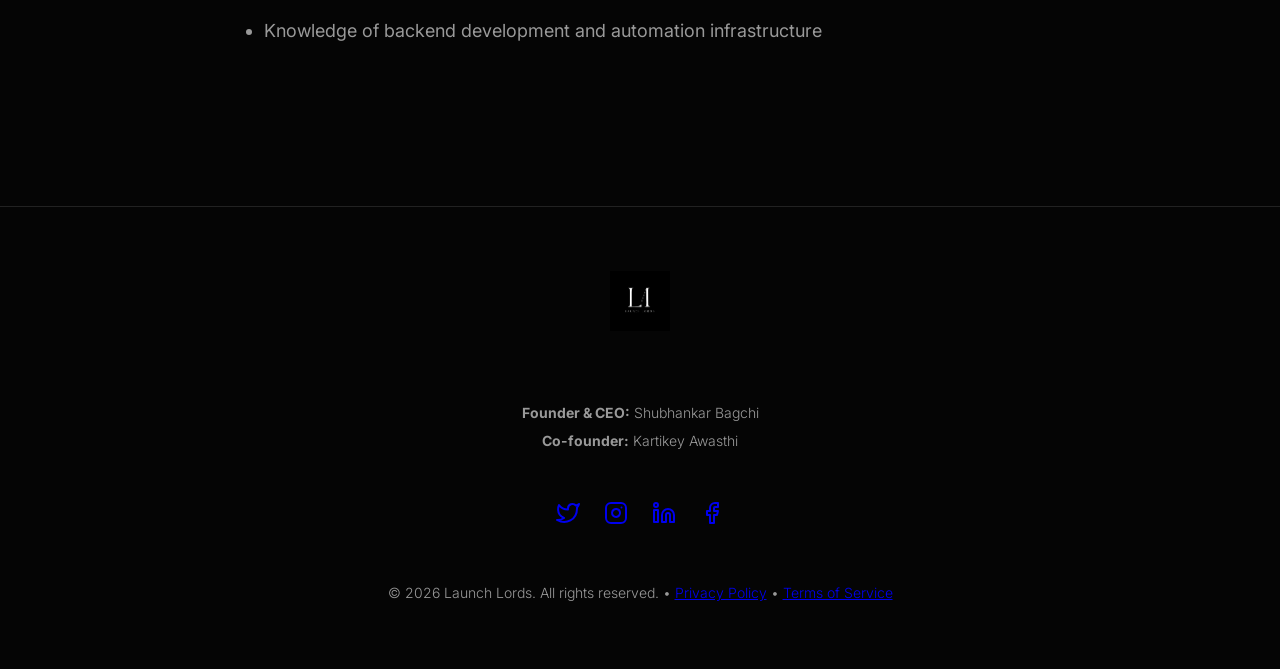
<file: role-ai-automation.html>
<!DOCTYPE html>
<html lang="en">

<head>
    <meta charset="UTF-8">
    <meta name="viewport" content="width=device-width, initial-scale=1.0">
    <title>AI Automation Engineer | Careers at Launch Lords</title>
    <link rel="preconnect" href="https://fonts.googleapis.com">
    <link rel="preconnect" href="https://fonts.gstatic.com" crossorigin>
    <link
        href="https://fonts.googleapis.com/css2?family=Inter:wght@300;400;500;600&family=Playfair+Display:ital,wght@0,400;0,500;1,400&display=swap"
        rel="stylesheet">
    <link rel="icon" type="image/png" href="logo.png">
    <link rel="stylesheet" href="styles.css">
</head>

<body>

    <!-- Navigation -->
    <nav class="navbar" id="navbar">
        <div class="container nav-container">
            <a href="index.html" class="logo" style="gap: 1rem;">
                <img src="logo.png" alt="Launch Lords" style="height: 45px; width: auto; filter: invert(1);">
                <span class="logo-text-inline">Launch Lords</span>
            </a>
            <div class="nav-links">
                <a href="index.html#problem">The Problem</a>
                <a href="index.html#services">Services</a>
                <a href="index.html#process">How It Works</a>
                <a href="index.html#audit">Contact Us</a>
                <a href="careers.html" target="_blank" style="color: var(--text-main);">Careers</a>
            </div>
            <div style="display: flex; gap: 1rem; align-items: center;">
                <a href="index.html#audit" class="btn btn-primary">Book Audit</a>
                <!-- Mobile Menu Button -->
                <button class="mobile-menu-btn" aria-label="Toggle menu">
                    <span></span>
                    <span></span>
                    <span></span>
                </button>
            </div>
        </div>
    </nav>

    <!-- Mobile Menu Overlay -->
    <div class="mobile-menu-overlay">
        <div class="mobile-menu-links">
            <a href="index.html#problem">The Problem</a>
            <a href="index.html#services">Services</a>
            <a href="index.html#process">How It Works</a>
            <a href="index.html#audit">Contact Us</a>
            <a href="careers.html" style="color: var(--text-main);">Careers</a>
            <a href="index.html#audit" class="btn btn-primary" style="margin-top: 2rem;">Book Audit</a>
        </div>
    </div>

    <!-- Floating Theme Toggle -->
    <button id="themeToggle" class="theme-toggle-fab" aria-label="Toggle Theme">
        <svg class="sun-icon" viewBox="0 0 24 24" fill="none" stroke="currentColor" stroke-width="2"
            stroke-linecap="round" stroke-linejoin="round">
            <circle cx="12" cy="12" r="5"></circle>
            <line x1="12" y1="1" x2="12" y2="3"></line>
            <line x1="12" y1="21" x2="12" y2="23"></line>
            <line x1="4.22" y1="4.22" x2="5.64" y2="5.64"></line>
            <line x1="18.36" y1="18.36" x2="19.78" y2="19.78"></line>
            <line x1="1" y1="12" x2="3" y2="12"></line>
            <line x1="21" y1="12" x2="23" y2="12"></line>
            <line x1="4.22" y1="19.78" x2="5.64" y2="18.36"></line>
            <line x1="18.36" y1="5.64" x2="19.78" y2="4.22"></line>
        </svg>
        <svg class="moon-icon" viewBox="0 0 24 24" fill="none" stroke="currentColor" stroke-width="2"
            stroke-linecap="round" stroke-linejoin="round">
            <path d="M21 12.79A9 9 0 1 1 11.21 3 7 7 0 0 0 21 12.79z"></path>
        </svg>
    </button>

    <header class="role-hero anim-fade active">
                    <div class="container role-header-content">
                        <a href="careers.html" class="job-view-link"
                            style="margin-bottom: 2rem; display: inline-flex;"><span
                                style="transform: scaleX(-1); margin-right: 0.5rem;">→</span> Back to Roles</a>
                        <h1 class="headline" style="font-size: 3.5rem; margin-bottom: 1.5rem;">AI Automation Engineer
                        </h1>

                        <div class="job-tags" style="margin-bottom: 0;">
                            <span class="job-tag">Location: Remote</span>
                            <span class="job-tag">Type: Full-Time / Contract</span>
                        </div>

                        <div style="margin-top: 2.5rem;">
                            <button onclick="openApplicationModal('AI Automation Engineer')" class="btn btn-primary"
                                style="padding: 1rem 3rem; border: none; cursor: pointer;">Apply Now</button>
                        </div>
                    </div>
                </header>

                <section class="role-body anim-slab">
                    <div class="role-section">
                        <h3>Overview</h3>
                        <p>We are seeking an AI Automation Engineer to implement intelligent workflow systems powered by
                            AI agents.
                            This role focuses on building automation infrastructure that connects communication
                            channels, scheduling
                            systems, and operational workflows into a cohesive autonomous system.</p>
                        <p>You will be responsible for translating system architecture into production-ready automation
                            pipelines.
                        </p>
                    </div>

                    <div class="role-section">
                        <h3>Responsibilities</h3>
                        <ul>
                            <li>Build production-grade automation pipelines for AI reception workflows</li>
                            <li>Develop agent-based logic for lead qualification, patient triage, and appointment
                                scheduling</li>
                            <li>Implement integrations with third-party APIs, communication platforms, and CRMs</li>
                            <li>Design workflow orchestration across messaging, web forms, and telephony systems</li>
                            <li>Develop data pipelines that support AI-driven decision processes</li>
                            <li>Monitor automation performance and optimize workflow latency and reliability</li>
                            <li>Implement logging, error handling, and system monitoring across automation pipelines
                            </li>
                        </ul>
                    </div>

                    <div class="role-section">
                        <h3>Requirements</h3>
                        <ul>
                            <li>Strong experience with API integrations and webhook-based systems</li>
                            <li>Experience with automation frameworks (n8n, Temporal, Airflow, or similar)</li>
                            <li>Familiarity with scripting languages such as Python or JavaScript</li>
                            <li>Understanding of asynchronous workflows and event-driven systems</li>
                            <li>Experience working with LLM APIs and AI toolchains</li>
                            <li>Knowledge of backend development and automation infrastructure</li>
                        </ul>
                    </div>
                </section>

                <!-- Application Modal -->
                <div id="applicationModal" class="modal-overlay">
                    <div class="modal-content">
                        <button class="modal-close" onclick="closeApplicationModal()">&times;</button>
                        <h3 id="modalRoleTitle">Apply for Role</h3>
                        <p>Join Launch Lords and build the future of AI healthcare infrastructure.</p>
                        <form action="https://formsubmit.co/shubhankar@launchlords.com" method="POST"
                            enctype="multipart/form-data" class="apply-form">
                            <input type="hidden" name="_subject" id="modalSubject" value="New Application">
                            <input type="hidden" name="_captcha" value="false">
                            <input type="hidden" name="_next" value="https://launchlords.in/thanks.html">

                            <input type="hidden" name="_template" value="table">
                            <input type="hidden" name="Role" id="modalRoleInput" value="">

                            <div class="form-row">
                                <div class="form-group">
                                    <label>Name</label>
                                    <input type="text" name="Name" required placeholder="John Doe">
                                </div>
                                <div class="form-group">
                                    <label>Email</label>
                                    <input type="email" name="Email" required placeholder="john@example.com">
                                </div>
                            </div>
                            <div class="form-row">
                                <div class="form-group">
                                    <label>Country</label>
                                    <input type="text" name="Country" required placeholder="United States">
                                </div>
                                <div class="form-group">
                                    <label>City</label>
                                    <input type="text" name="City" required placeholder="San Francisco">
                                </div>
                            </div>
                            <div class="form-group">
                                <label>Experience (Years)</label>
                                <select name="Experience" required style="cursor: pointer; appearance: auto;">
                                    <option value="" disabled selected>Select years</option>
                                    <option value="0">0 years (Entry)</option>
                                    <option value="1">1 year</option>
                                    <option value="2">2 years</option>
                                    <option value="3+">3 or more years</option>
                                </select>
                            </div>
                            <div class="form-group">
                                <label>Resume (PDF max 2MB)</label>
                                <input type="file" name="attachment" accept=".pdf" required>
                                <small
                                    style="color: var(--text-muted); font-size: 0.75rem; margin-top: 0.25rem; display: block;">Max
                                    file size: 2MB</small>
                            </div>
                            <button type="submit" class="btn btn-primary">Submit Application</button>
                        </form>
                    </div>
                </div>

                <!-- Footer -->
                            <footer class="footer">
        <div class="container footer-content" style="text-align: center;">
            <div class="footer-logo" style="margin-bottom: 2rem;">
                <img src="logo.png" alt="Launch Lords" style="height: 60px; width: auto; filter: invert(1);">
            </div>
            
            <div class="footer-founders" style="margin-bottom: 1.5rem; color: var(--text-muted); font-size: 0.9rem;">
                <p style="margin-bottom: 0.25rem;"><strong>Founder & CEO:</strong> Shubhankar Bagchi</p>
                <p><strong>Co-founder:</strong> Kartikey Awasthi</p>
            </div>

            <div class="footer-socials" style="margin-bottom: 1.5rem; display: flex; justify-content: center; gap: 1.5rem;">
                <a href="https://x.com/launchlords" target="_blank" class="footer-link" aria-label="Twitter">
                    <svg viewBox="0 0 24 24" width="24" height="24" stroke="currentColor" stroke-width="2" fill="none" stroke-linecap="round" stroke-linejoin="round" class="css-i6dzq1"><path d="M23 3a10.9 10.9 0 0 1-3.14 1.53 4.48 4.48 0 0 0-7.86 3v1A10.66 10.66 0 0 1 3 4s-4 9 5 13a11.64 11.64 0 0 1-7 2c9 5 20 0 20-11.5a4.5 4.5 0 0 0-.08-.83A7.72 7.72 0 0 0 23 3z"></path></svg>
                </a>
                <a href="https://www.instagram.com/launch_lords/" target="_blank" class="footer-link" aria-label="Instagram">
                    <svg viewBox="0 0 24 24" width="24" height="24" stroke="currentColor" stroke-width="2" fill="none" stroke-linecap="round" stroke-linejoin="round" class="css-i6dzq1"><rect x="2" y="2" width="20" height="20" rx="5" ry="5"></rect><path d="M16 11.37A4 4 0 1 1 12.63 8 4 4 0 0 1 16 11.37z"></path><line x1="17.5" y1="6.5" x2="17.51" y2="6.5"></line></svg>
                </a>
                <a href="https://www.linkedin.com/company/launchlords/" target="_blank" class="footer-link" aria-label="LinkedIn">
                    <svg viewBox="0 0 24 24" width="24" height="24" stroke="currentColor" stroke-width="2" fill="none" stroke-linecap="round" stroke-linejoin="round" class="css-i6dzq1"><path d="M16 8a6 6 0 0 1 6 6v7h-4v-7a2 2 0 0 0-2-2 2 2 0 0 0-2 2v7h-4v-7a6 6 0 0 1 6-6z"></path><rect x="2" y="9" width="4" height="12"></rect><circle cx="4" cy="4" r="2"></circle></svg>
                </a>
                <a href="https://www.facebook.com/profile.php?id=61587816046655&sk=about_details" target="_blank" class="footer-link" aria-label="Facebook">
                    <svg viewBox="0 0 24 24" width="24" height="24" stroke="currentColor" stroke-width="2" fill="none" stroke-linecap="round" stroke-linejoin="round" class="css-i6dzq1"><path d="M18 2h-3a5 5 0 0 0-5 5v3H7v4h3v8h4v-8h3l1-4h-4V7a1 1 0 0 1 1-1h3z"></path></svg>
                </a>
            </div>

            <p class="footer-bottom-text">
                &copy; <span id="year"></span> Launch Lords. All rights reserved. <span class="footer-dot">&bull;</span> <a href="privacy-policy.html" target="_blank" class="footer-link">Privacy Policy</a> <span class="footer-dot">&bull;</span> <a href="terms.html" target="_blank" class="footer-link">Terms of Service</a>
            </p>
        </div>
    </footer>

                <script src="script.js"></script>
</body>

</html>
</file>
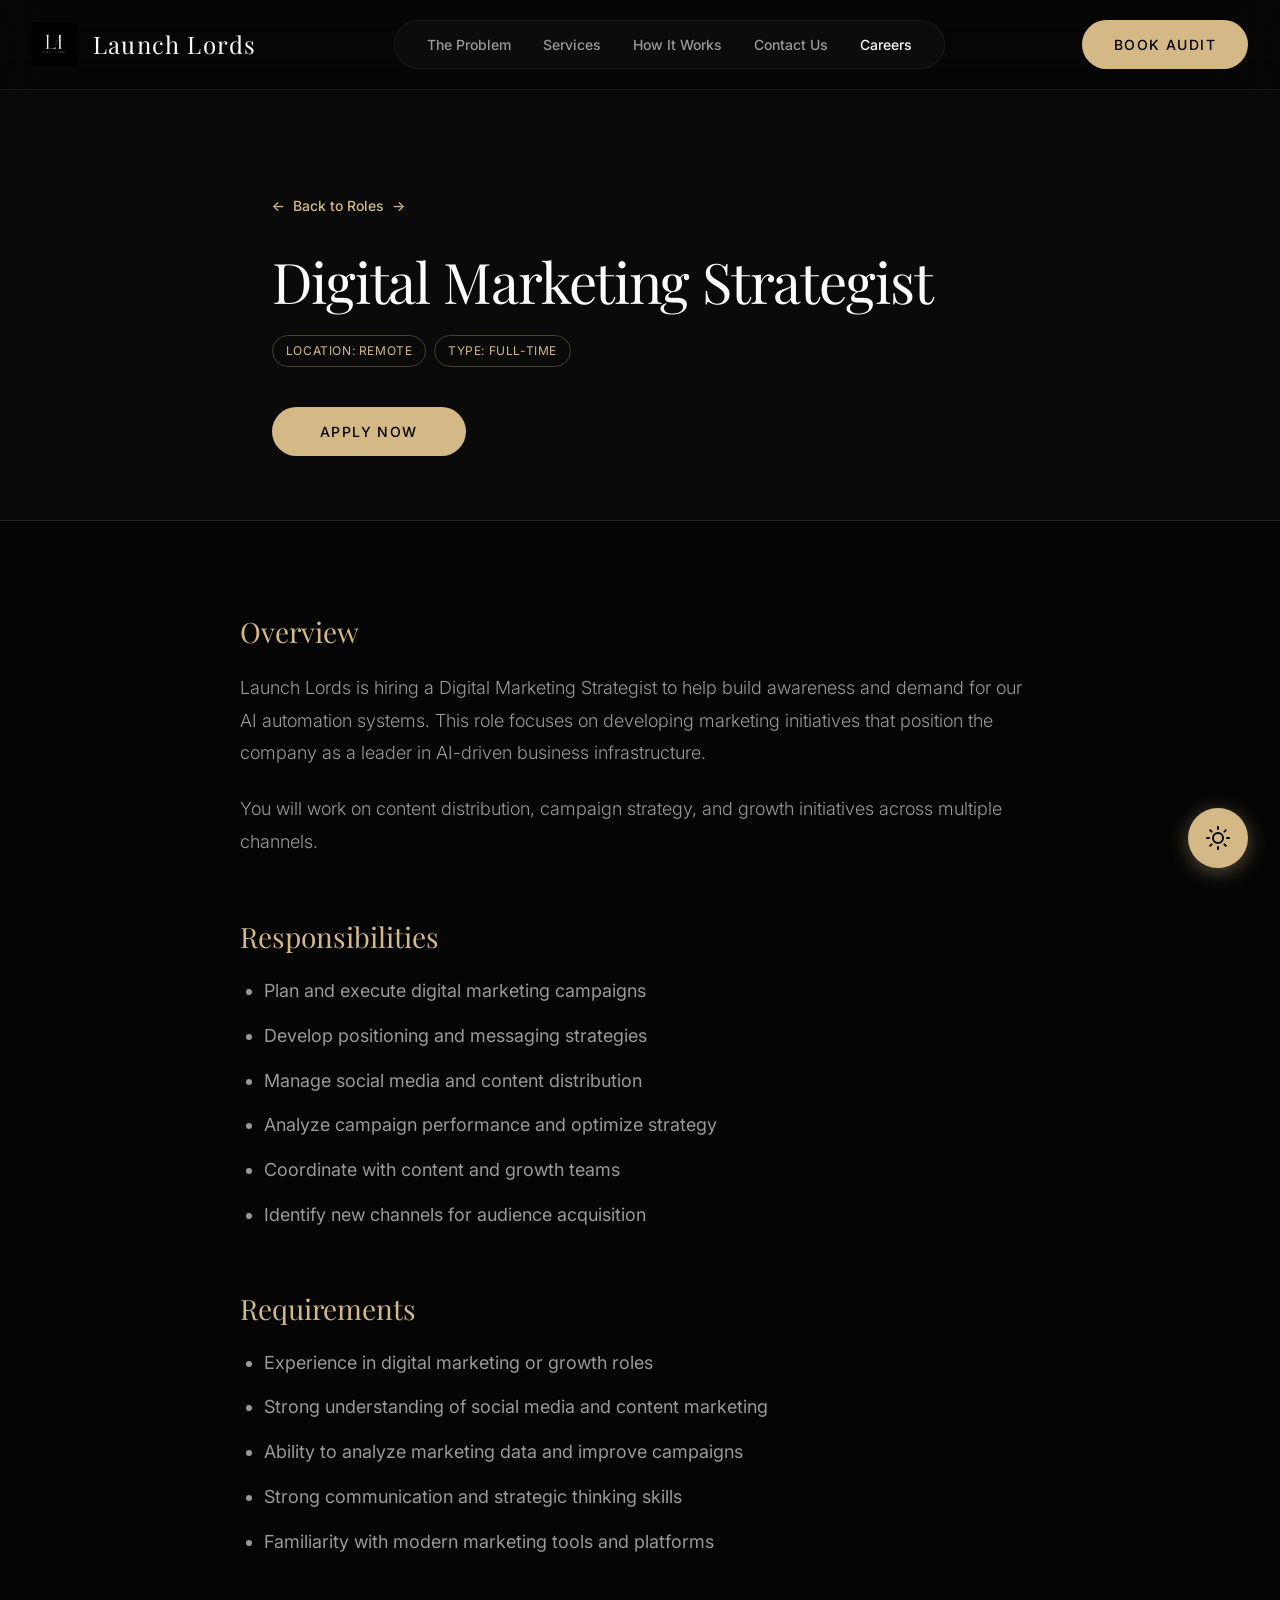
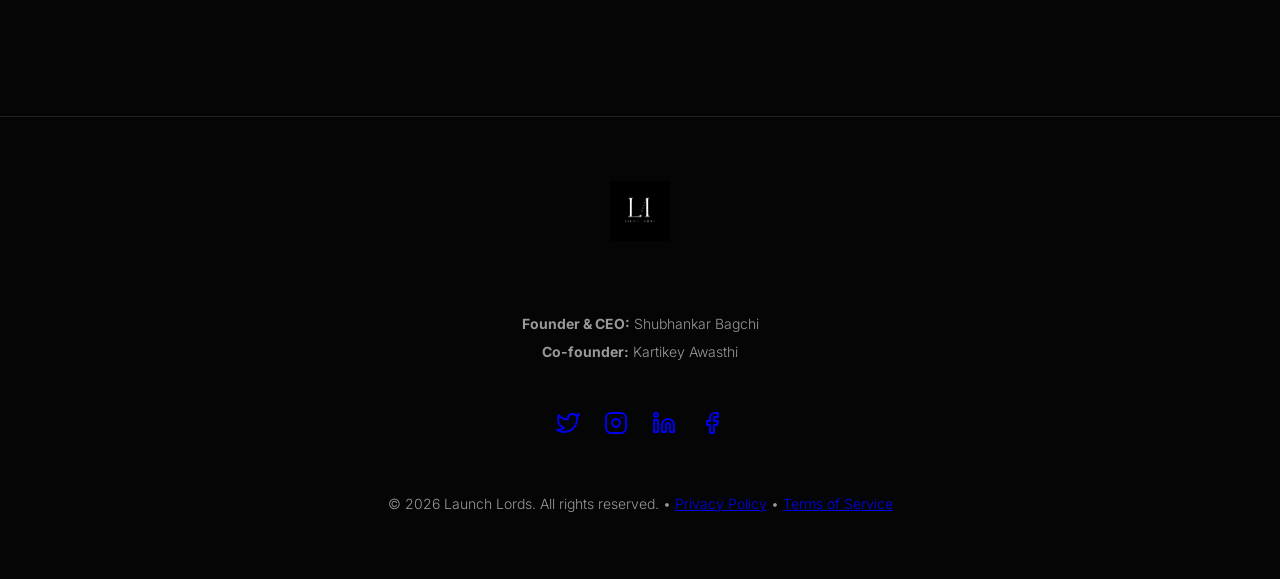
<file: role-marketing.html>
<!DOCTYPE html>
<html lang="en">

<head>
    <meta charset="UTF-8">
    <meta name="viewport" content="width=device-width, initial-scale=1.0">
    <title>Digital Marketing Strategist | Careers at Launch Lords</title>
    <link rel="preconnect" href="https://fonts.googleapis.com">
    <link rel="preconnect" href="https://fonts.gstatic.com" crossorigin>
    <link
        href="https://fonts.googleapis.com/css2?family=Inter:wght@300;400;500;600&family=Playfair+Display:ital,wght@0,400;0,500;1,400&display=swap"
        rel="stylesheet">
    <link rel="icon" type="image/png" href="logo.png">
    <link rel="stylesheet" href="styles.css">
</head>

<body>

    <!-- Navigation -->
    <nav class="navbar" id="navbar">
        <div class="container nav-container">
            <a href="index.html" class="logo" style="gap: 1rem;">
                <img src="logo.png" alt="Launch Lords" style="height: 45px; width: auto; filter: invert(1);">
                <span class="logo-text-inline">Launch Lords</span>
            </a>
            <div class="nav-links">
                <a href="index.html#problem">The Problem</a>
                <a href="index.html#services">Services</a>
                <a href="index.html#process">How It Works</a>
                <a href="index.html#audit">Contact Us</a>
                <a href="careers.html" target="_blank" style="color: var(--text-main);">Careers</a>
            </div>
            <div style="display: flex; gap: 1rem; align-items: center;">
                <a href="index.html#audit" class="btn btn-primary">Book Audit</a>
                <!-- Mobile Menu Button -->
                <button class="mobile-menu-btn" aria-label="Toggle menu">
                    <span></span>
                    <span></span>
                    <span></span>
                </button>
            </div>
        </div>
    </nav>

    <!-- Mobile Menu Overlay -->
    <div class="mobile-menu-overlay">
        <div class="mobile-menu-links">
            <a href="index.html#problem">The Problem</a>
            <a href="index.html#services">Services</a>
            <a href="index.html#process">How It Works</a>
            <a href="index.html#audit">Contact Us</a>
            <a href="careers.html" style="color: var(--text-main);">Careers</a>
            <a href="index.html#audit" class="btn btn-primary" style="margin-top: 2rem;">Book Audit</a>
        </div>
    </div>

    <!-- Floating Theme Toggle -->
    <button id="themeToggle" class="theme-toggle-fab" aria-label="Toggle Theme">
        <svg class="sun-icon" viewBox="0 0 24 24" fill="none" stroke="currentColor" stroke-width="2"
            stroke-linecap="round" stroke-linejoin="round">
            <circle cx="12" cy="12" r="5"></circle>
            <line x1="12" y1="1" x2="12" y2="3"></line>
            <line x1="12" y1="21" x2="12" y2="23"></line>
            <line x1="4.22" y1="4.22" x2="5.64" y2="5.64"></line>
            <line x1="18.36" y1="18.36" x2="19.78" y2="19.78"></line>
            <line x1="1" y1="12" x2="3" y2="12"></line>
            <line x1="21" y1="12" x2="23" y2="12"></line>
            <line x1="4.22" y1="19.78" x2="5.64" y2="18.36"></line>
            <line x1="18.36" y1="5.64" x2="19.78" y2="4.22"></line>
        </svg>
        <svg class="moon-icon" viewBox="0 0 24 24" fill="none" stroke="currentColor" stroke-width="2"
            stroke-linecap="round" stroke-linejoin="round">
            <path d="M21 12.79A9 9 0 1 1 11.21 3 7 7 0 0 0 21 12.79z"></path>
        </svg>
    </button>

    <header class="role-hero anim-fade active">
                    <div class="container role-header-content">
                        <a href="careers.html" class="job-view-link"
                            style="margin-bottom: 2rem; display: inline-flex;"><span
                                style="transform: scaleX(-1); margin-right: 0.5rem;">→</span> Back to Roles</a>
                        <h1 class="headline" style="font-size: 3.5rem; margin-bottom: 1.5rem;">Digital Marketing
                            Strategist</h1>

                        <div class="job-tags" style="margin-bottom: 0;">
                            <span class="job-tag">Location: Remote</span>
                            <span class="job-tag">Type: Full-Time</span>
                        </div>

                        <div style="margin-top: 2.5rem;">
                            <button onclick="openApplicationModal('Digital Marketing Strategist')"
                                class="btn btn-primary" style="padding: 1rem 3rem; border: none; cursor: pointer;">Apply
                                Now</button>
                        </div>
                    </div>
                </header>

                <section class="role-body anim-slab">
                    <div class="role-section">
                        <h3>Overview</h3>
                        <p>Launch Lords is hiring a Digital Marketing Strategist to help build awareness and demand for
                            our AI
                            automation systems. This role focuses on developing marketing initiatives that position the
                            company as a
                            leader in AI-driven business infrastructure.</p>
                        <p>You will work on content distribution, campaign strategy, and growth initiatives across
                            multiple
                            channels.</p>
                    </div>

                    <div class="role-section">
                        <h3>Responsibilities</h3>
                        <ul>
                            <li>Plan and execute digital marketing campaigns</li>
                            <li>Develop positioning and messaging strategies</li>
                            <li>Manage social media and content distribution</li>
                            <li>Analyze campaign performance and optimize strategy</li>
                            <li>Coordinate with content and growth teams</li>
                            <li>Identify new channels for audience acquisition</li>
                        </ul>
                    </div>

                    <div class="role-section">
                        <h3>Requirements</h3>
                        <ul>
                            <li>Experience in digital marketing or growth roles</li>
                            <li>Strong understanding of social media and content marketing</li>
                            <li>Ability to analyze marketing data and improve campaigns</li>
                            <li>Strong communication and strategic thinking skills</li>
                            <li>Familiarity with modern marketing tools and platforms</li>
                        </ul>
                    </div>
                </section>

                <!-- Application Modal -->
                <div id="applicationModal" class="modal-overlay">
                    <div class="modal-content">
                        <button class="modal-close" onclick="closeApplicationModal()">&times;</button>
                        <h3 id="modalRoleTitle">Apply for Role</h3>
                        <p>Join Launch Lords and build the future of AI healthcare infrastructure.</p>
                        <form action="https://formsubmit.co/shubhankar@launchlords.com" method="POST"
                            enctype="multipart/form-data" class="apply-form">
                            <input type="hidden" name="_subject" id="modalSubject" value="New Application">
                            <input type="hidden" name="_captcha" value="false">
                            <input type="hidden" name="_next" value="https://launchlords.in/thanks.html">

                            <input type="hidden" name="_template" value="table">
                            <input type="hidden" name="Role" id="modalRoleInput" value="">

                            <div class="form-row">
                                <div class="form-group">
                                    <label>Name</label>
                                    <input type="text" name="Name" required placeholder="John Doe">
                                </div>
                                <div class="form-group">
                                    <label>Email</label>
                                    <input type="email" name="Email" required placeholder="john@example.com">
                                </div>
                            </div>
                            <div class="form-row">
                                <div class="form-group">
                                    <label>Country</label>
                                    <input type="text" name="Country" required placeholder="United States">
                                </div>
                                <div class="form-group">
                                    <label>City</label>
                                    <input type="text" name="City" required placeholder="San Francisco">
                                </div>
                            </div>
                            <div class="form-group">
                                <label>Experience (Years)</label>
                                <select name="Experience" required style="cursor: pointer; appearance: auto;">
                                    <option value="" disabled selected>Select years</option>
                                    <option value="0">0 years (Entry)</option>
                                    <option value="1">1 year</option>
                                    <option value="2">2 years</option>
                                    <option value="3+">3 or more years</option>
                                </select>
                            </div>
                            <div class="form-group">
                                <label>Resume (PDF max 2MB)</label>
                                <input type="file" name="attachment" accept=".pdf" required>
                                <small
                                    style="color: var(--text-muted); font-size: 0.75rem; margin-top: 0.25rem; display: block;">Max
                                    file size: 2MB</small>
                            </div>
                            <button type="submit" class="btn btn-primary">Submit Application</button>
                        </form>
                    </div>
                </div>

                <!-- Footer -->
                            <footer class="footer">
        <div class="container footer-content" style="text-align: center;">
            <div class="footer-logo" style="margin-bottom: 2rem;">
                <img src="logo.png" alt="Launch Lords" style="height: 60px; width: auto; filter: invert(1);">
            </div>
            
            <div class="footer-founders" style="margin-bottom: 1.5rem; color: var(--text-muted); font-size: 0.9rem;">
                <p style="margin-bottom: 0.25rem;"><strong>Founder & CEO:</strong> Shubhankar Bagchi</p>
                <p><strong>Co-founder:</strong> Kartikey Awasthi</p>
            </div>

            <div class="footer-socials" style="margin-bottom: 1.5rem; display: flex; justify-content: center; gap: 1.5rem;">
                <a href="https://x.com/launchlords" target="_blank" class="footer-link" aria-label="Twitter">
                    <svg viewBox="0 0 24 24" width="24" height="24" stroke="currentColor" stroke-width="2" fill="none" stroke-linecap="round" stroke-linejoin="round" class="css-i6dzq1"><path d="M23 3a10.9 10.9 0 0 1-3.14 1.53 4.48 4.48 0 0 0-7.86 3v1A10.66 10.66 0 0 1 3 4s-4 9 5 13a11.64 11.64 0 0 1-7 2c9 5 20 0 20-11.5a4.5 4.5 0 0 0-.08-.83A7.72 7.72 0 0 0 23 3z"></path></svg>
                </a>
                <a href="https://www.instagram.com/launch_lords/" target="_blank" class="footer-link" aria-label="Instagram">
                    <svg viewBox="0 0 24 24" width="24" height="24" stroke="currentColor" stroke-width="2" fill="none" stroke-linecap="round" stroke-linejoin="round" class="css-i6dzq1"><rect x="2" y="2" width="20" height="20" rx="5" ry="5"></rect><path d="M16 11.37A4 4 0 1 1 12.63 8 4 4 0 0 1 16 11.37z"></path><line x1="17.5" y1="6.5" x2="17.51" y2="6.5"></line></svg>
                </a>
                <a href="https://www.linkedin.com/company/launchlords/" target="_blank" class="footer-link" aria-label="LinkedIn">
                    <svg viewBox="0 0 24 24" width="24" height="24" stroke="currentColor" stroke-width="2" fill="none" stroke-linecap="round" stroke-linejoin="round" class="css-i6dzq1"><path d="M16 8a6 6 0 0 1 6 6v7h-4v-7a2 2 0 0 0-2-2 2 2 0 0 0-2 2v7h-4v-7a6 6 0 0 1 6-6z"></path><rect x="2" y="9" width="4" height="12"></rect><circle cx="4" cy="4" r="2"></circle></svg>
                </a>
                <a href="https://www.facebook.com/profile.php?id=61587816046655&sk=about_details" target="_blank" class="footer-link" aria-label="Facebook">
                    <svg viewBox="0 0 24 24" width="24" height="24" stroke="currentColor" stroke-width="2" fill="none" stroke-linecap="round" stroke-linejoin="round" class="css-i6dzq1"><path d="M18 2h-3a5 5 0 0 0-5 5v3H7v4h3v8h4v-8h3l1-4h-4V7a1 1 0 0 1 1-1h3z"></path></svg>
                </a>
            </div>

            <p class="footer-bottom-text">
                &copy; <span id="year"></span> Launch Lords. All rights reserved. <span class="footer-dot">&bull;</span> <a href="privacy-policy.html" target="_blank" class="footer-link">Privacy Policy</a> <span class="footer-dot">&bull;</span> <a href="terms.html" target="_blank" class="footer-link">Terms of Service</a>
            </p>
        </div>
    </footer>

                <script src="script.js"></script>
</body>

</html>
</file>
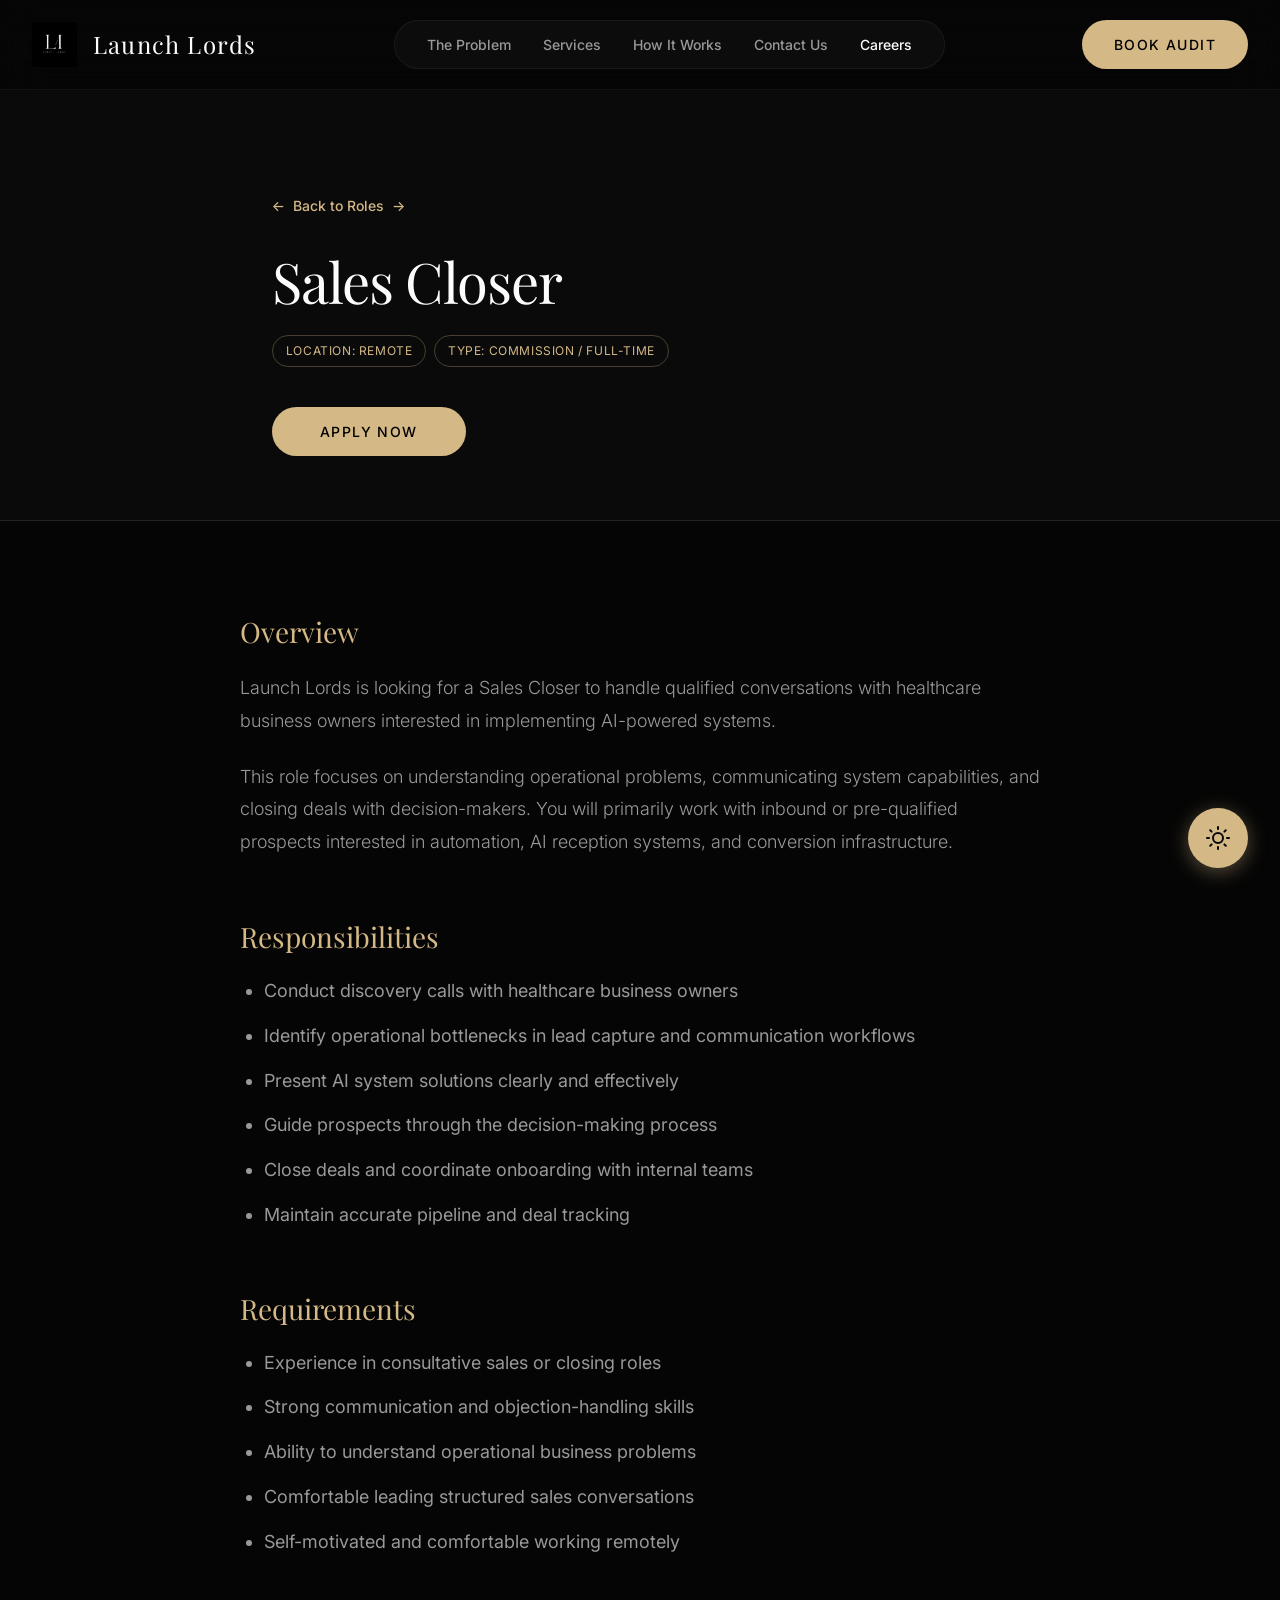
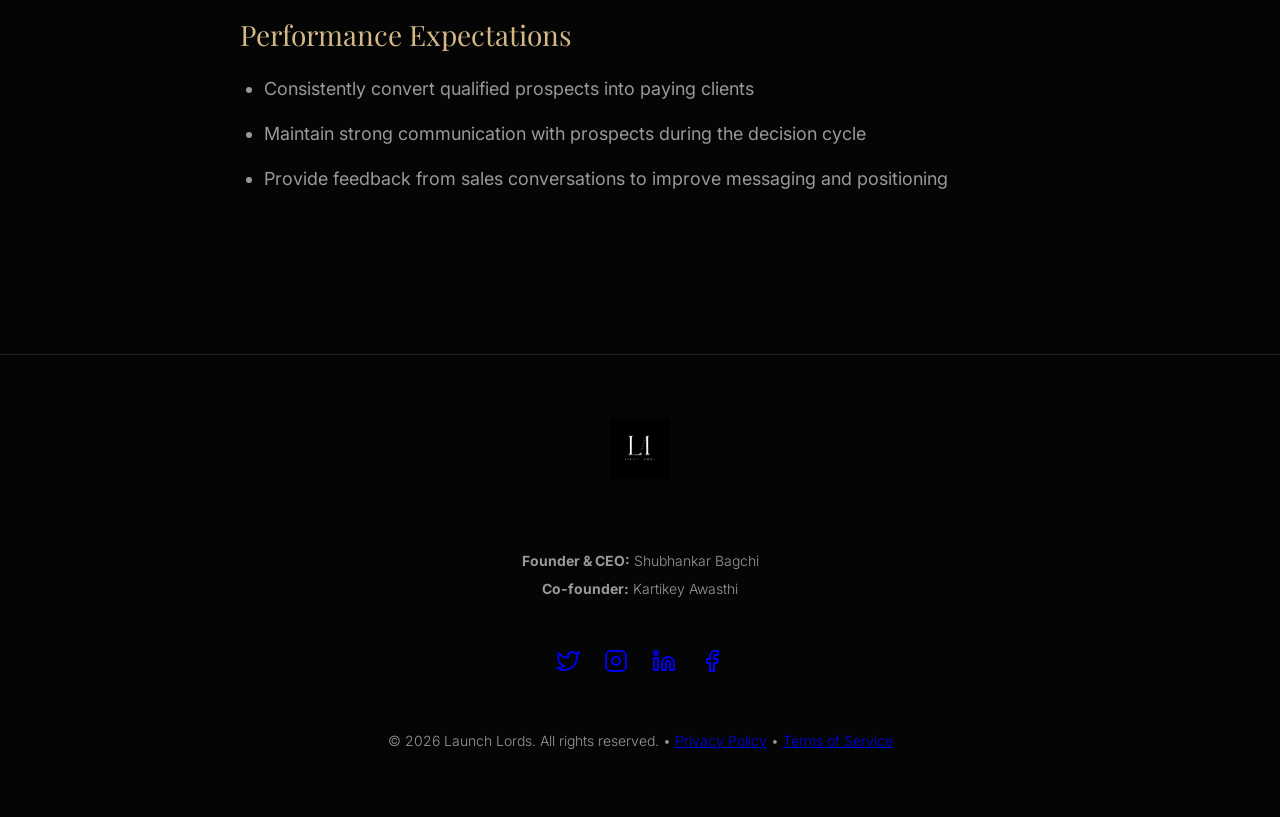
<file: role-sales.html>
<!DOCTYPE html>
<html lang="en">

<head>
    <meta charset="UTF-8">
    <meta name="viewport" content="width=device-width, initial-scale=1.0">
    <title>Sales Closer | Careers at Launch Lords</title>
    <link rel="preconnect" href="https://fonts.googleapis.com">
    <link rel="preconnect" href="https://fonts.gstatic.com" crossorigin>
    <link
        href="https://fonts.googleapis.com/css2?family=Inter:wght@300;400;500;600&family=Playfair+Display:ital,wght@0,400;0,500;1,400&display=swap"
        rel="stylesheet">
    <link rel="icon" type="image/png" href="logo.png">
    <link rel="stylesheet" href="styles.css">
</head>

<body>

    <!-- Navigation -->
    <nav class="navbar" id="navbar">
        <div class="container nav-container">
            <a href="index.html" class="logo" style="gap: 1rem;">
                <img src="logo.png" alt="Launch Lords" style="height: 45px; width: auto; filter: invert(1);">
                <span class="logo-text-inline">Launch Lords</span>
            </a>
            <div class="nav-links">
                <a href="index.html#problem">The Problem</a>
                <a href="index.html#services">Services</a>
                <a href="index.html#process">How It Works</a>
                <a href="index.html#audit">Contact Us</a>
                <a href="careers.html" target="_blank" style="color: var(--text-main);">Careers</a>
            </div>
            <div style="display: flex; gap: 1rem; align-items: center;">
                <a href="index.html#audit" class="btn btn-primary">Book Audit</a>
                <!-- Mobile Menu Button -->
                <button class="mobile-menu-btn" aria-label="Toggle menu">
                    <span></span>
                    <span></span>
                    <span></span>
                </button>
            </div>
        </div>
    </nav>

    <!-- Mobile Menu Overlay -->
    <div class="mobile-menu-overlay">
        <div class="mobile-menu-links">
            <a href="index.html#problem">The Problem</a>
            <a href="index.html#services">Services</a>
            <a href="index.html#process">How It Works</a>
            <a href="index.html#audit">Contact Us</a>
            <a href="careers.html" style="color: var(--text-main);">Careers</a>
            <a href="index.html#audit" class="btn btn-primary" style="margin-top: 2rem;">Book Audit</a>
        </div>
    </div>

    <!-- Floating Theme Toggle -->
    <button id="themeToggle" class="theme-toggle-fab" aria-label="Toggle Theme">
        <svg class="sun-icon" viewBox="0 0 24 24" fill="none" stroke="currentColor" stroke-width="2"
            stroke-linecap="round" stroke-linejoin="round">
            <circle cx="12" cy="12" r="5"></circle>
            <line x1="12" y1="1" x2="12" y2="3"></line>
            <line x1="12" y1="21" x2="12" y2="23"></line>
            <line x1="4.22" y1="4.22" x2="5.64" y2="5.64"></line>
            <line x1="18.36" y1="18.36" x2="19.78" y2="19.78"></line>
            <line x1="1" y1="12" x2="3" y2="12"></line>
            <line x1="21" y1="12" x2="23" y2="12"></line>
            <line x1="4.22" y1="19.78" x2="5.64" y2="18.36"></line>
            <line x1="18.36" y1="5.64" x2="19.78" y2="4.22"></line>
        </svg>
        <svg class="moon-icon" viewBox="0 0 24 24" fill="none" stroke="currentColor" stroke-width="2"
            stroke-linecap="round" stroke-linejoin="round">
            <path d="M21 12.79A9 9 0 1 1 11.21 3 7 7 0 0 0 21 12.79z"></path>
        </svg>
    </button>

    <header class="role-hero anim-fade active">
                    <div class="container role-header-content">
                        <a href="careers.html" class="job-view-link"
                            style="margin-bottom: 2rem; display: inline-flex;"><span
                                style="transform: scaleX(-1); margin-right: 0.5rem;">→</span> Back to Roles</a>
                        <h1 class="headline" style="font-size: 3.5rem; margin-bottom: 1.5rem;">Sales Closer</h1>

                        <div class="job-tags" style="margin-bottom: 0;">
                            <span class="job-tag">Location: Remote</span>
                            <span class="job-tag">Type: Commission / Full-Time</span>
                        </div>

                        <div style="margin-top: 2.5rem;">
                            <button onclick="openApplicationModal('Sales Closer')" class="btn btn-primary"
                                style="padding: 1rem 3rem; border: none; cursor: pointer;">Apply Now</button>
                        </div>
                    </div>
                </header>

                <section class="role-body anim-slab">
                    <div class="role-section">
                        <h3>Overview</h3>
                        <p>Launch Lords is looking for a Sales Closer to handle qualified conversations with healthcare
                            business
                            owners interested in implementing AI-powered systems.</p>
                        <p>This role focuses on understanding operational problems, communicating system capabilities,
                            and closing
                            deals with decision-makers. You will primarily work with inbound or pre-qualified prospects
                            interested
                            in automation, AI reception systems, and conversion infrastructure.</p>
                    </div>

                    <div class="role-section">
                        <h3>Responsibilities</h3>
                        <ul>
                            <li>Conduct discovery calls with healthcare business owners</li>
                            <li>Identify operational bottlenecks in lead capture and communication workflows</li>
                            <li>Present AI system solutions clearly and effectively</li>
                            <li>Guide prospects through the decision-making process</li>
                            <li>Close deals and coordinate onboarding with internal teams</li>
                            <li>Maintain accurate pipeline and deal tracking</li>
                        </ul>
                    </div>

                    <div class="role-section">
                        <h3>Requirements</h3>
                        <ul>
                            <li>Experience in consultative sales or closing roles</li>
                            <li>Strong communication and objection-handling skills</li>
                            <li>Ability to understand operational business problems</li>
                            <li>Comfortable leading structured sales conversations</li>
                            <li>Self-motivated and comfortable working remotely</li>
                        </ul>
                    </div>

                    <div class="role-section">
                        <h3>Performance Expectations</h3>
                        <ul>
                            <li>Consistently convert qualified prospects into paying clients</li>
                            <li>Maintain strong communication with prospects during the decision cycle</li>
                            <li>Provide feedback from sales conversations to improve messaging and positioning</li>
                        </ul>
                    </div>
                </section>

                <!-- Application Modal -->
                <div id="applicationModal" class="modal-overlay">
                    <div class="modal-content">
                        <button class="modal-close" onclick="closeApplicationModal()">&times;</button>
                        <h3 id="modalRoleTitle">Apply for Role</h3>
                        <p>Join Launch Lords and build the future of AI healthcare infrastructure.</p>
                        <form action="https://formsubmit.co/shubhankar@launchlords.com" method="POST"
                            enctype="multipart/form-data" class="apply-form">
                            <input type="hidden" name="_subject" id="modalSubject" value="New Application">
                            <input type="hidden" name="_captcha" value="false">
                            <input type="hidden" name="_next" value="https://launchlords.in/thanks.html">

                            <input type="hidden" name="_template" value="table">
                            <input type="hidden" name="Role" id="modalRoleInput" value="">

                            <div class="form-row">
                                <div class="form-group">
                                    <label>Name</label>
                                    <input type="text" name="Name" required placeholder="John Doe">
                                </div>
                                <div class="form-group">
                                    <label>Email</label>
                                    <input type="email" name="Email" required placeholder="john@example.com">
                                </div>
                            </div>
                            <div class="form-row">
                                <div class="form-group">
                                    <label>Country</label>
                                    <input type="text" name="Country" required placeholder="United States">
                                </div>
                                <div class="form-group">
                                    <label>City</label>
                                    <input type="text" name="City" required placeholder="San Francisco">
                                </div>
                            </div>
                            <div class="form-group">
                                <label>Experience (Years)</label>
                                <select name="Experience" required style="cursor: pointer; appearance: auto;">
                                    <option value="" disabled selected>Select years</option>
                                    <option value="0">0 years (Entry)</option>
                                    <option value="1">1 year</option>
                                    <option value="2">2 years</option>
                                    <option value="3+">3 or more years</option>
                                </select>
                            </div>
                            <div class="form-group">
                                <label>Resume (PDF max 2MB)</label>
                                <input type="file" name="attachment" accept=".pdf" required>
                                <small
                                    style="color: var(--text-muted); font-size: 0.75rem; margin-top: 0.25rem; display: block;">Max
                                    file size: 2MB</small>
                            </div>
                            <button type="submit" class="btn btn-primary">Submit Application</button>
                        </form>
                    </div>
                </div>

                <!-- Footer -->
                            <footer class="footer">
        <div class="container footer-content" style="text-align: center;">
            <div class="footer-logo" style="margin-bottom: 2rem;">
                <img src="logo.png" alt="Launch Lords" style="height: 60px; width: auto; filter: invert(1);">
            </div>
            
            <div class="footer-founders" style="margin-bottom: 1.5rem; color: var(--text-muted); font-size: 0.9rem;">
                <p style="margin-bottom: 0.25rem;"><strong>Founder & CEO:</strong> Shubhankar Bagchi</p>
                <p><strong>Co-founder:</strong> Kartikey Awasthi</p>
            </div>

            <div class="footer-socials" style="margin-bottom: 1.5rem; display: flex; justify-content: center; gap: 1.5rem;">
                <a href="https://x.com/launchlords" target="_blank" class="footer-link" aria-label="Twitter">
                    <svg viewBox="0 0 24 24" width="24" height="24" stroke="currentColor" stroke-width="2" fill="none" stroke-linecap="round" stroke-linejoin="round" class="css-i6dzq1"><path d="M23 3a10.9 10.9 0 0 1-3.14 1.53 4.48 4.48 0 0 0-7.86 3v1A10.66 10.66 0 0 1 3 4s-4 9 5 13a11.64 11.64 0 0 1-7 2c9 5 20 0 20-11.5a4.5 4.5 0 0 0-.08-.83A7.72 7.72 0 0 0 23 3z"></path></svg>
                </a>
                <a href="https://www.instagram.com/launch_lords/" target="_blank" class="footer-link" aria-label="Instagram">
                    <svg viewBox="0 0 24 24" width="24" height="24" stroke="currentColor" stroke-width="2" fill="none" stroke-linecap="round" stroke-linejoin="round" class="css-i6dzq1"><rect x="2" y="2" width="20" height="20" rx="5" ry="5"></rect><path d="M16 11.37A4 4 0 1 1 12.63 8 4 4 0 0 1 16 11.37z"></path><line x1="17.5" y1="6.5" x2="17.51" y2="6.5"></line></svg>
                </a>
                <a href="https://www.linkedin.com/company/launchlords/" target="_blank" class="footer-link" aria-label="LinkedIn">
                    <svg viewBox="0 0 24 24" width="24" height="24" stroke="currentColor" stroke-width="2" fill="none" stroke-linecap="round" stroke-linejoin="round" class="css-i6dzq1"><path d="M16 8a6 6 0 0 1 6 6v7h-4v-7a2 2 0 0 0-2-2 2 2 0 0 0-2 2v7h-4v-7a6 6 0 0 1 6-6z"></path><rect x="2" y="9" width="4" height="12"></rect><circle cx="4" cy="4" r="2"></circle></svg>
                </a>
                <a href="https://www.facebook.com/profile.php?id=61587816046655&sk=about_details" target="_blank" class="footer-link" aria-label="Facebook">
                    <svg viewBox="0 0 24 24" width="24" height="24" stroke="currentColor" stroke-width="2" fill="none" stroke-linecap="round" stroke-linejoin="round" class="css-i6dzq1"><path d="M18 2h-3a5 5 0 0 0-5 5v3H7v4h3v8h4v-8h3l1-4h-4V7a1 1 0 0 1 1-1h3z"></path></svg>
                </a>
            </div>

            <p class="footer-bottom-text">
                &copy; <span id="year"></span> Launch Lords. All rights reserved. <span class="footer-dot">&bull;</span> <a href="privacy-policy.html" target="_blank" class="footer-link">Privacy Policy</a> <span class="footer-dot">&bull;</span> <a href="terms.html" target="_blank" class="footer-link">Terms of Service</a>
            </p>
        </div>
    </footer>

                <script src="script.js"></script>
</body>

</html>
</file>
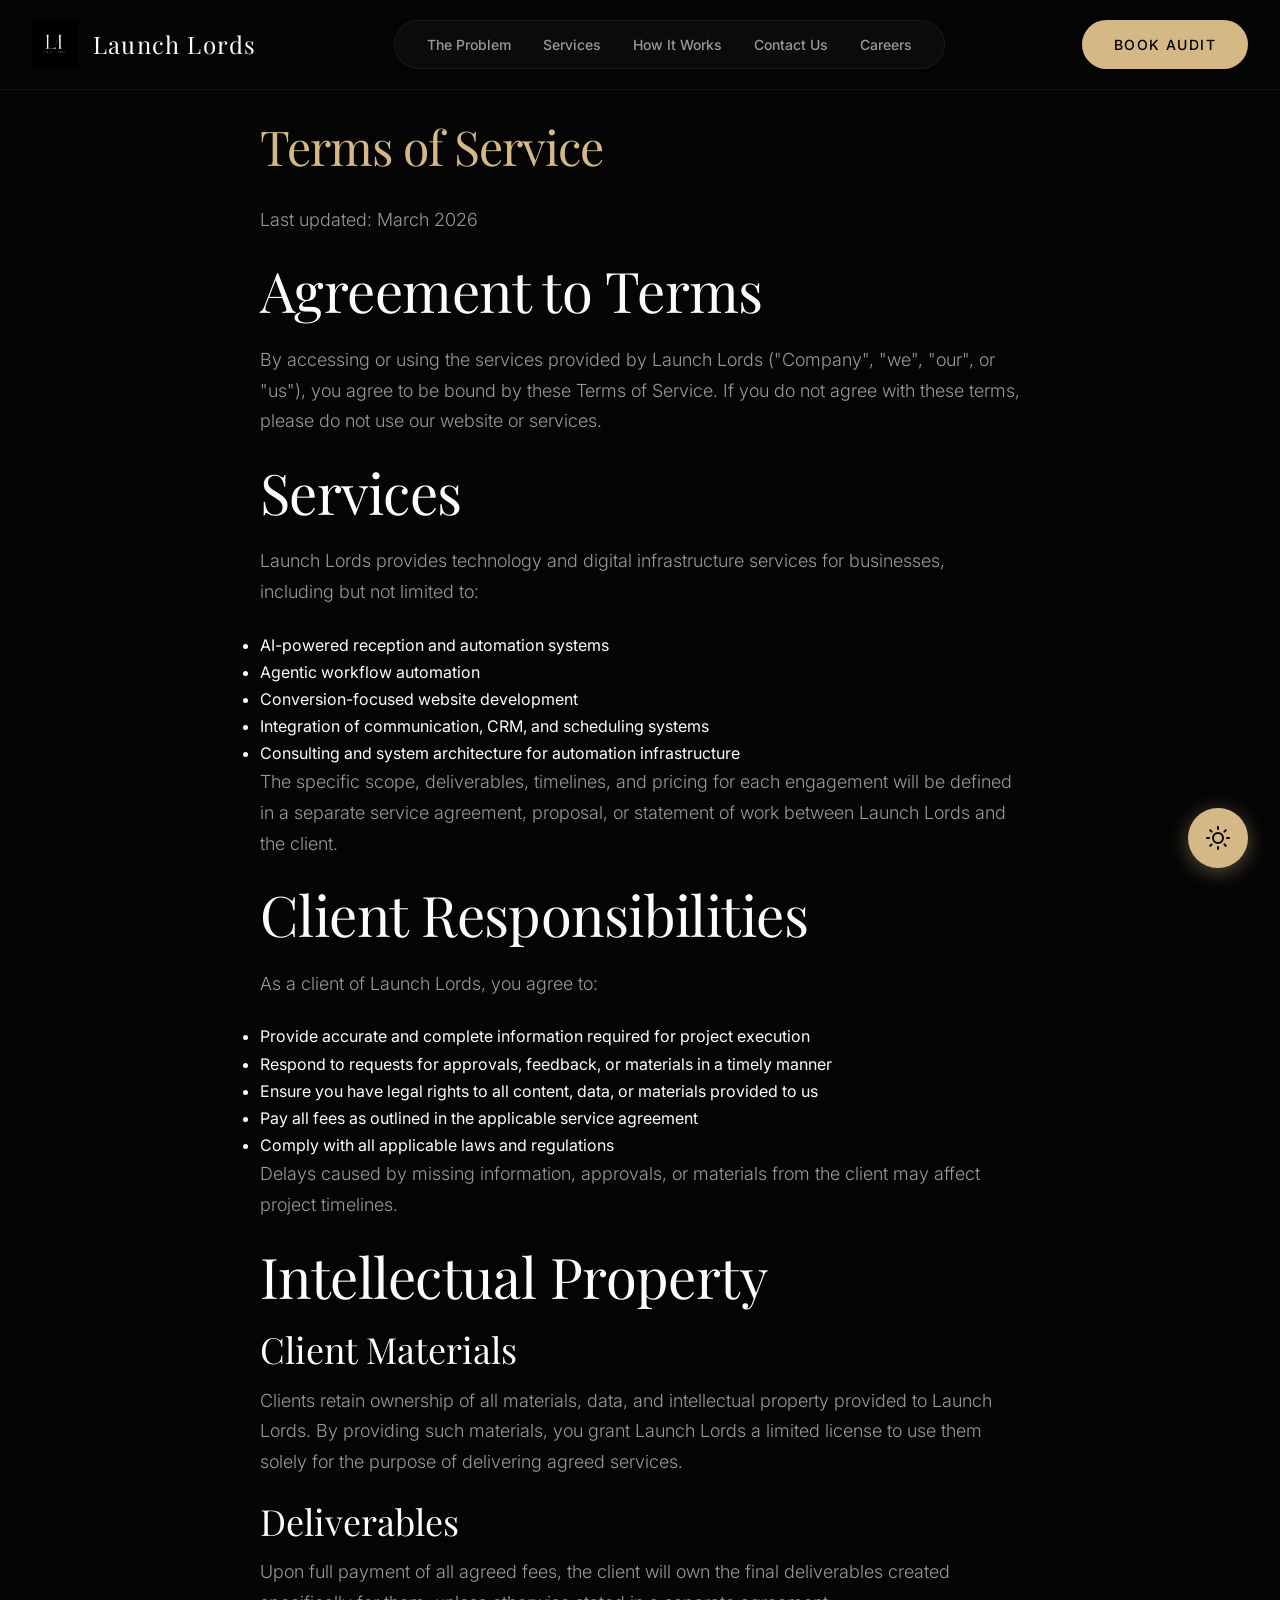
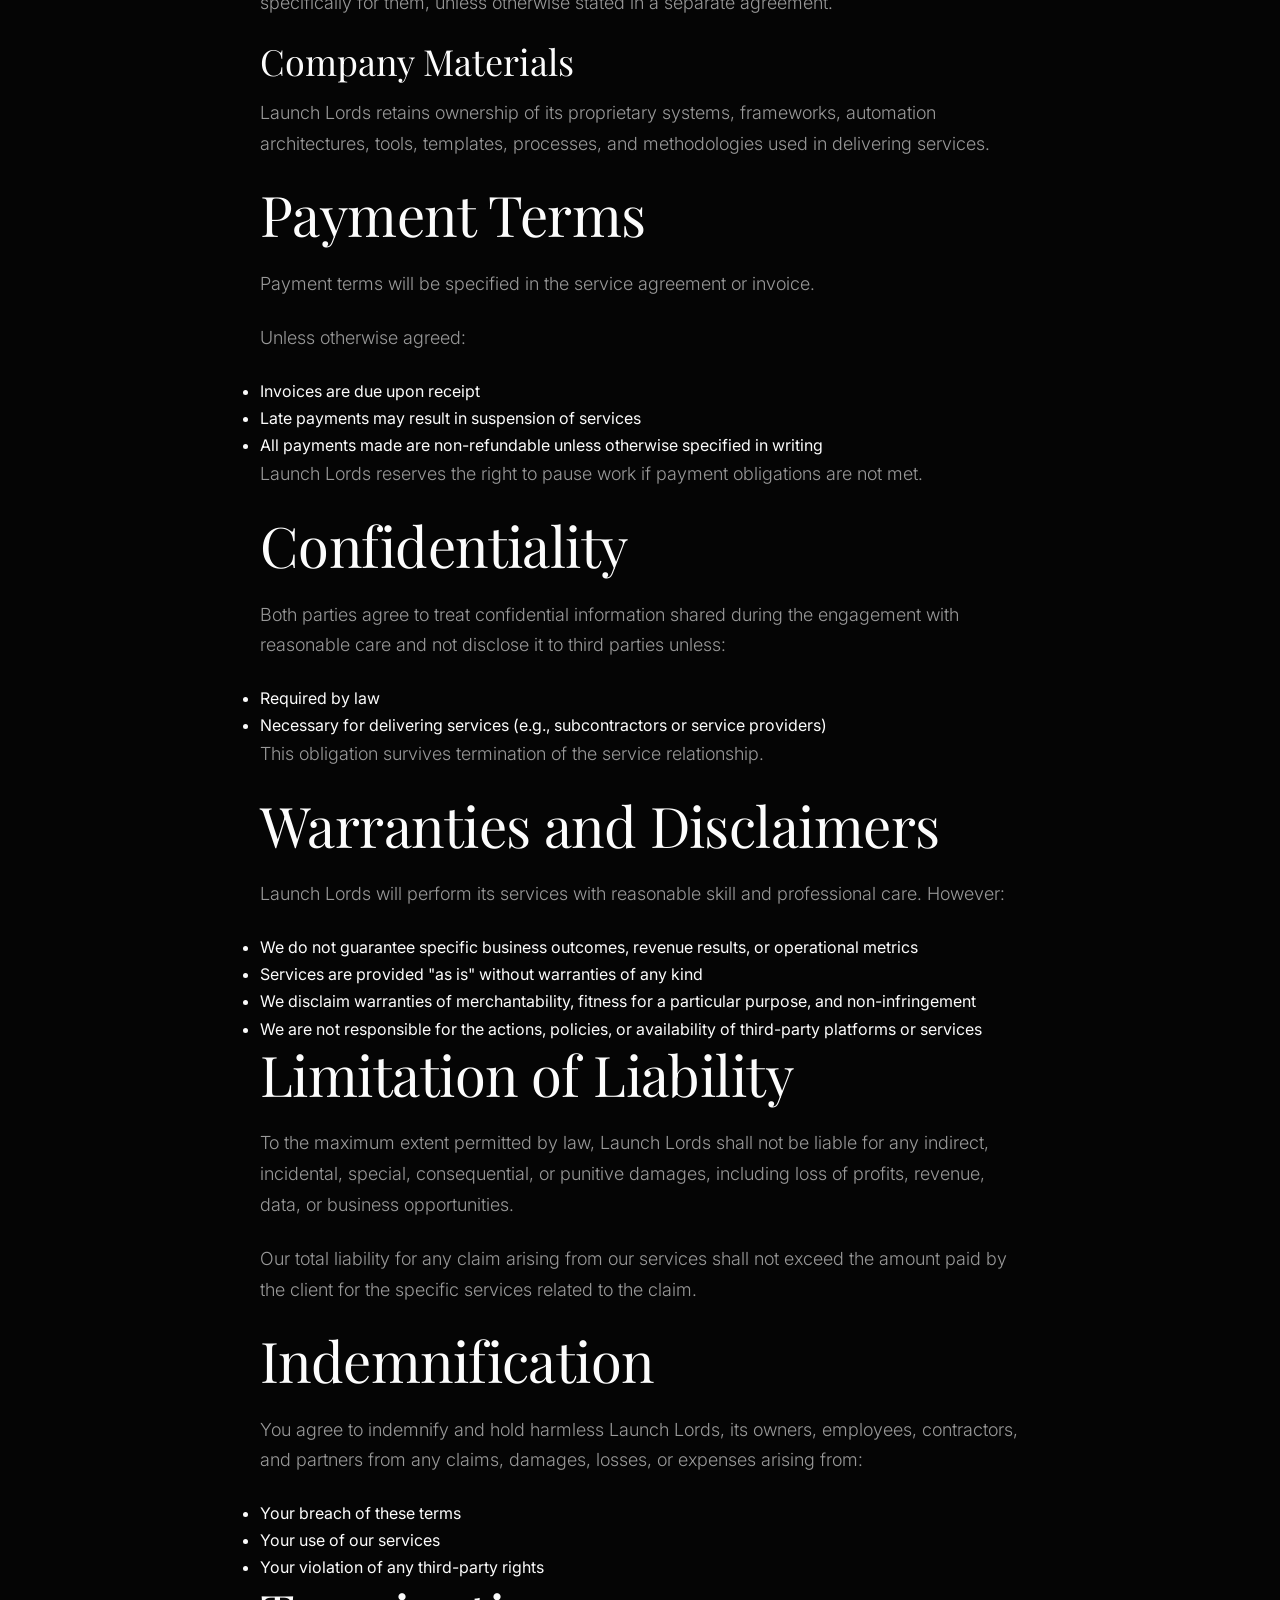
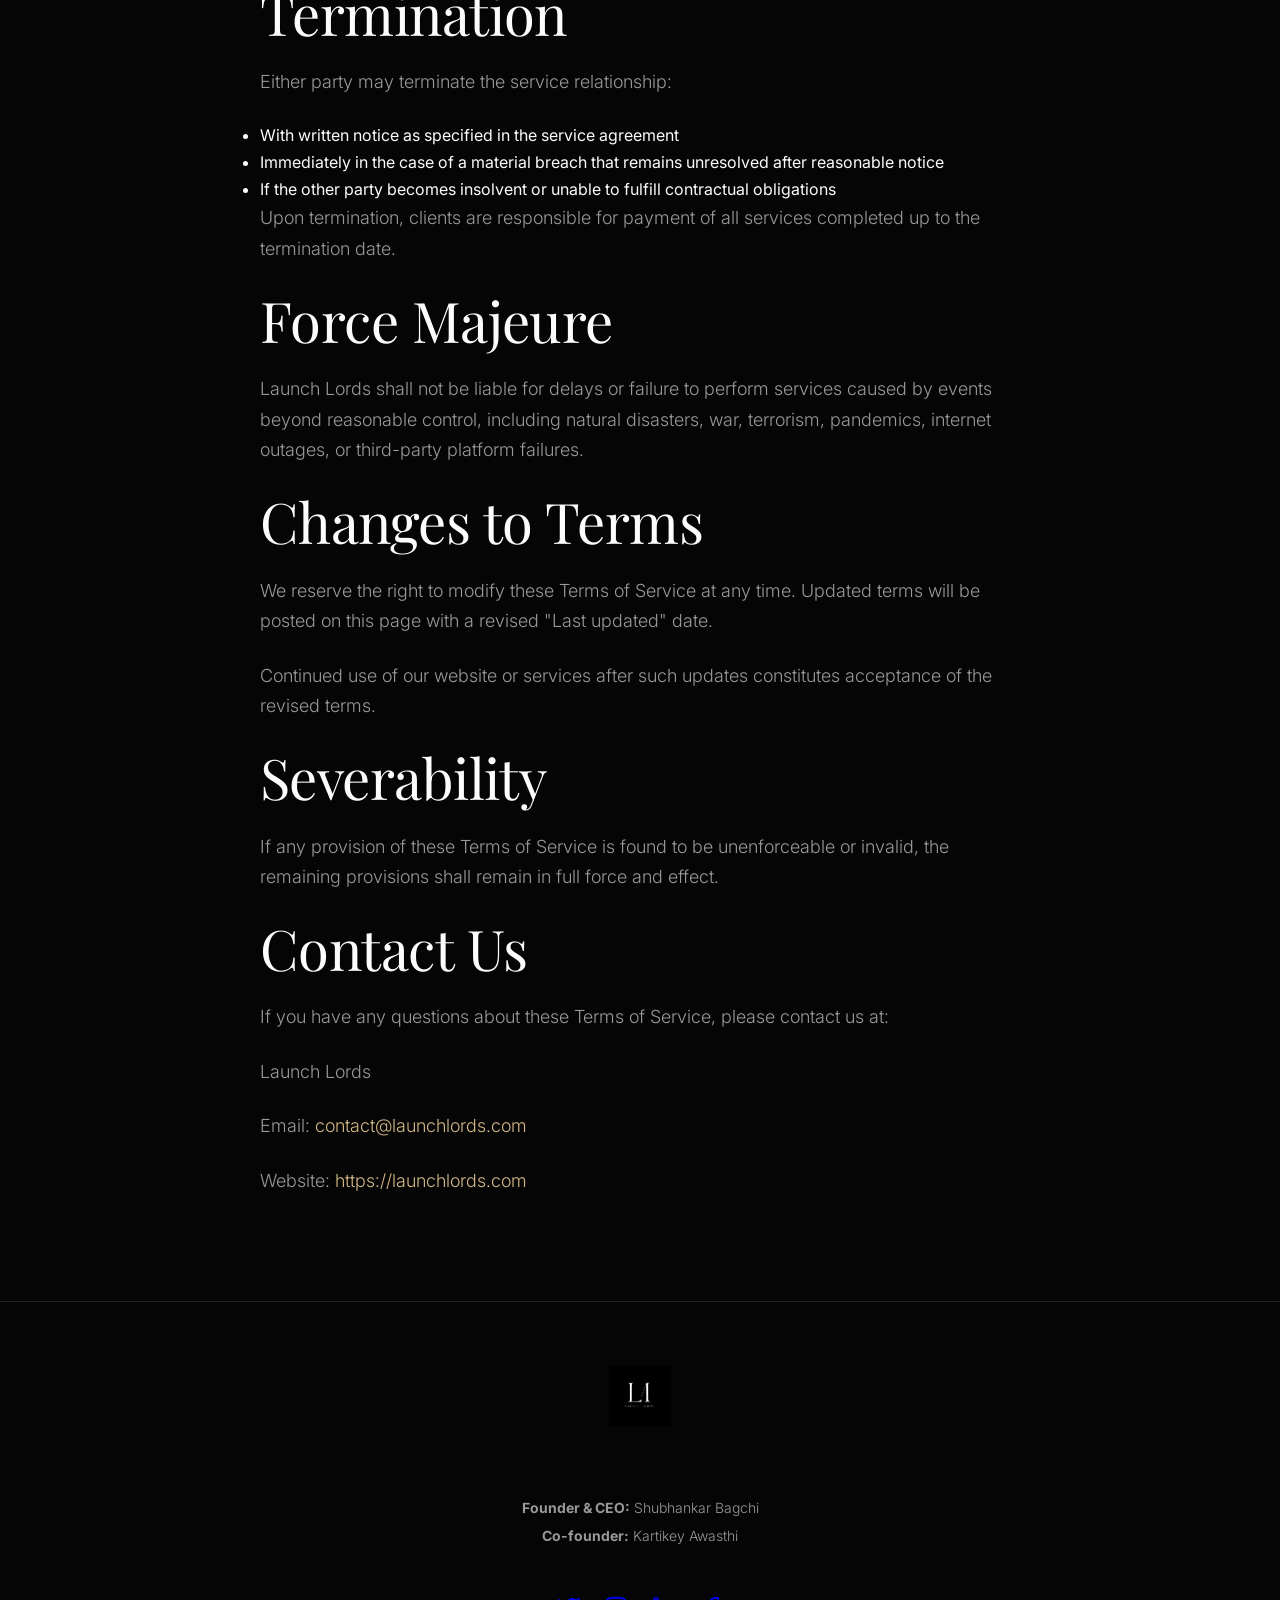
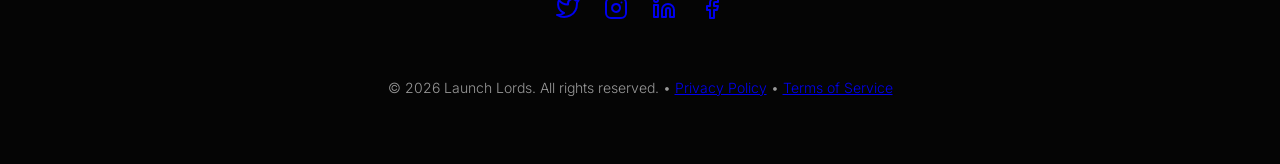
<file: terms.html>
<!DOCTYPE html>
<html lang="en">

<head>
    <meta charset="UTF-8">
    <meta name="viewport" content="width=device-width, initial-scale=1.0">
    <title>Terms of Service | Launch Lords</title>
    <link rel="preconnect" href="https://fonts.googleapis.com">
    <link rel="preconnect" href="https://fonts.gstatic.com" crossorigin>
    <link
        href="https://fonts.googleapis.com/css2?family=Inter:wght@300;400;500;600&family=Playfair+Display:ital,wght@0,400;0,500;1,400&display=swap"
        rel="stylesheet">
    <link rel="icon" type="image/png" href="logo.png">
    <link rel="stylesheet" href="styles.css">
    <style>
        .policy-content {
            max-width: 800px;
            margin: 0 auto;
            padding: 120px 20px 80px;
            min-height: 60vh;
        }

        .policy-content h1 {
            font-size: 3rem;
            margin-bottom: 2rem;
            color: var(--accent-gold);
        }
    </style>
</head>

<body>
    <!-- Navigation -->
    <nav class="navbar" id="navbar">
        <div class="container nav-container">
            <a href="index.html" class="logo" style="gap: 1rem;">
                <img src="logo.png" alt="Launch Lords" style="height: 45px; width: auto; filter: invert(1);">
                <span class="logo-text-inline">Launch Lords</span>
            </a>
            <div class="nav-links">
                <a href="index.html#problem">The Problem</a>
                <a href="index.html#services">Services</a>
                <a href="index.html#process">How It Works</a>
                <a href="index.html#audit">Contact Us</a>
                <a href="careers.html" target="_blank">Careers</a>
            </div>
            <div style="display: flex; gap: 1rem; align-items: center;">
                <a href="index.html#audit" class="btn btn-primary">Book Audit</a>
                <!-- Mobile Menu Button -->
                <button class="mobile-menu-btn" aria-label="Toggle menu">
                    <span></span>
                    <span></span>
                    <span></span>
                </button>
            </div>
        </div>
    </nav>

    <!-- Mobile Menu Overlay -->
    <div class="mobile-menu-overlay">
        <div class="mobile-menu-links">
            <a href="index.html#problem">The Problem</a>
            <a href="index.html#services">Services</a>
            <a href="index.html#process">How It Works</a>
            <a href="index.html#audit">Contact Us</a>
            <a href="careers.html">Careers</a>
            <a href="index.html#audit" class="btn btn-primary" style="margin-top: 2rem;">Book Audit</a>
        </div>
    </div>

    <!-- Floating Theme Toggle -->
    <button id="themeToggle" class="theme-toggle-fab" aria-label="Toggle Theme">
        <svg class="sun-icon" viewBox="0 0 24 24" fill="none" stroke="currentColor" stroke-width="2"
            stroke-linecap="round" stroke-linejoin="round">
            <circle cx="12" cy="12" r="5"></circle>
            <line x1="12" y1="1" x2="12" y2="3"></line>
            <line x1="12" y1="21" x2="12" y2="23"></line>
            <line x1="4.22" y1="4.22" x2="5.64" y2="5.64"></line>
            <line x1="18.36" y1="18.36" x2="19.78" y2="19.78"></line>
            <line x1="1" y1="12" x2="3" y2="12"></line>
            <line x1="21" y1="12" x2="23" y2="12"></line>
            <line x1="4.22" y1="19.78" x2="5.64" y2="18.36"></line>
            <line x1="18.36" y1="5.64" x2="19.78" y2="4.22"></line>
        </svg>
        <svg class="moon-icon" viewBox="0 0 24 24" fill="none" stroke="currentColor" stroke-width="2"
            stroke-linecap="round" stroke-linejoin="round">
            <path d="M21 12.79A9 9 0 1 1 11.21 3 7 7 0 0 0 21 12.79z"></path>
        </svg>
    </button>

    <main class="policy-content">
        <h1>Terms of Service</h1>
        <p>Last updated: March 2026</p>

        <h2>Agreement to Terms</h2>
        <p>By accessing or using the services provided by Launch Lords ("Company", "we", "our", or "us"), you agree to
            be bound by these Terms of Service. If you do not agree with these terms, please do not use our website or
            services.</p>

        <h2>Services</h2>
        <p>Launch Lords provides technology and digital infrastructure services for businesses, including but not
            limited to:</p>
        <ul>
            <li>AI-powered reception and automation systems</li>
            <li>Agentic workflow automation</li>
            <li>Conversion-focused website development</li>
            <li>Integration of communication, CRM, and scheduling systems</li>
            <li>Consulting and system architecture for automation infrastructure</li>
        </ul>
        <p>The specific scope, deliverables, timelines, and pricing for each engagement will be defined in a separate
            service agreement, proposal, or statement of work between Launch Lords and the client.</p>

        <h2>Client Responsibilities</h2>
        <p>As a client of Launch Lords, you agree to:</p>
        <ul>
            <li>Provide accurate and complete information required for project execution</li>
            <li>Respond to requests for approvals, feedback, or materials in a timely manner</li>
            <li>Ensure you have legal rights to all content, data, or materials provided to us</li>
            <li>Pay all fees as outlined in the applicable service agreement</li>
            <li>Comply with all applicable laws and regulations</li>
        </ul>
        <p>Delays caused by missing information, approvals, or materials from the client may affect project timelines.
        </p>

        <h2>Intellectual Property</h2>
        <h3>Client Materials</h3>
        <p>Clients retain ownership of all materials, data, and intellectual property provided to Launch Lords. By
            providing such materials, you grant Launch Lords a limited license to use them solely for the purpose of
            delivering agreed services.</p>

        <h3>Deliverables</h3>
        <p>Upon full payment of all agreed fees, the client will own the final deliverables created specifically for
            them, unless otherwise stated in a separate agreement.</p>

        <h3>Company Materials</h3>
        <p>Launch Lords retains ownership of its proprietary systems, frameworks, automation architectures, tools,
            templates, processes, and methodologies used in delivering services.</p>

        <h2>Payment Terms</h2>
        <p>Payment terms will be specified in the service agreement or invoice.</p>
        <p>Unless otherwise agreed:</p>
        <ul>
            <li>Invoices are due upon receipt</li>
            <li>Late payments may result in suspension of services</li>
            <li>All payments made are non-refundable unless otherwise specified in writing</li>
        </ul>
        <p>Launch Lords reserves the right to pause work if payment obligations are not met.</p>

        <h2>Confidentiality</h2>
        <p>Both parties agree to treat confidential information shared during the engagement with reasonable care and
            not disclose it to third parties unless:</p>
        <ul>
            <li>Required by law</li>
            <li>Necessary for delivering services (e.g., subcontractors or service providers)</li>
        </ul>
        <p>This obligation survives termination of the service relationship.</p>

        <h2>Warranties and Disclaimers</h2>
        <p>Launch Lords will perform its services with reasonable skill and professional care. However:</p>
        <ul>
            <li>We do not guarantee specific business outcomes, revenue results, or operational metrics</li>
            <li>Services are provided "as is" without warranties of any kind</li>
            <li>We disclaim warranties of merchantability, fitness for a particular purpose, and non-infringement</li>
            <li>We are not responsible for the actions, policies, or availability of third-party platforms or services
            </li>
        </ul>

        <h2>Limitation of Liability</h2>
        <p>To the maximum extent permitted by law, Launch Lords shall not be liable for any indirect, incidental,
            special, consequential, or punitive damages, including loss of profits, revenue, data, or business
            opportunities.</p>
        <p>Our total liability for any claim arising from our services shall not exceed the amount paid by the client
            for the specific services related to the claim.</p>

        <h2>Indemnification</h2>
        <p>You agree to indemnify and hold harmless Launch Lords, its owners, employees, contractors, and partners from
            any claims, damages, losses, or expenses arising from:</p>
        <ul>
            <li>Your breach of these terms</li>
            <li>Your use of our services</li>
            <li>Your violation of any third-party rights</li>
        </ul>

        <h2>Termination</h2>
        <p>Either party may terminate the service relationship:</p>
        <ul>
            <li>With written notice as specified in the service agreement</li>
            <li>Immediately in the case of a material breach that remains unresolved after reasonable notice</li>
            <li>If the other party becomes insolvent or unable to fulfill contractual obligations</li>
        </ul>
        <p>Upon termination, clients are responsible for payment of all services completed up to the termination date.
        </p>

        <h2>Force Majeure</h2>
        <p>Launch Lords shall not be liable for delays or failure to perform services caused by events beyond reasonable
            control, including natural disasters, war, terrorism, pandemics, internet outages, or third-party platform
            failures.</p>

        <h2>Changes to Terms</h2>
        <p>We reserve the right to modify these Terms of Service at any time. Updated terms will be posted on this page
            with a revised "Last updated" date.</p>
        <p>Continued use of our website or services after such updates constitutes acceptance of the revised terms.</p>

        <h2>Severability</h2>
        <p>If any provision of these Terms of Service is found to be unenforceable or invalid, the remaining provisions
            shall remain in full force and effect.</p>

        <h2>Contact Us</h2>
        <p>If you have any questions about these Terms of Service, please contact us at:</p>
        <p>Launch Lords</p>
        <p>Email: <a href="mailto:contact@launchlords.com"
                style="color: var(--accent-gold); text-decoration: none;">contact@launchlords.com</a></p>
        <p>Website: <a href="https://launchlords.com" target="_blank"
                style="color: var(--accent-gold); text-decoration: none;">https://launchlords.com</a></p>
    </main>

    <!-- Footer -->
        <footer class="footer">
        <div class="container footer-content" style="text-align: center;">
            <div class="footer-logo" style="margin-bottom: 2rem;">
                <img src="logo.png" alt="Launch Lords" style="height: 60px; width: auto; filter: invert(1);">
            </div>
            
            <div class="footer-founders" style="margin-bottom: 1.5rem; color: var(--text-muted); font-size: 0.9rem;">
                <p style="margin-bottom: 0.25rem;"><strong>Founder & CEO:</strong> Shubhankar Bagchi</p>
                <p><strong>Co-founder:</strong> Kartikey Awasthi</p>
            </div>

            <div class="footer-socials" style="margin-bottom: 1.5rem; display: flex; justify-content: center; gap: 1.5rem;">
                <a href="https://x.com/launchlords" target="_blank" class="footer-link" aria-label="Twitter">
                    <svg viewBox="0 0 24 24" width="24" height="24" stroke="currentColor" stroke-width="2" fill="none" stroke-linecap="round" stroke-linejoin="round" class="css-i6dzq1"><path d="M23 3a10.9 10.9 0 0 1-3.14 1.53 4.48 4.48 0 0 0-7.86 3v1A10.66 10.66 0 0 1 3 4s-4 9 5 13a11.64 11.64 0 0 1-7 2c9 5 20 0 20-11.5a4.5 4.5 0 0 0-.08-.83A7.72 7.72 0 0 0 23 3z"></path></svg>
                </a>
                <a href="https://www.instagram.com/launch_lords/" target="_blank" class="footer-link" aria-label="Instagram">
                    <svg viewBox="0 0 24 24" width="24" height="24" stroke="currentColor" stroke-width="2" fill="none" stroke-linecap="round" stroke-linejoin="round" class="css-i6dzq1"><rect x="2" y="2" width="20" height="20" rx="5" ry="5"></rect><path d="M16 11.37A4 4 0 1 1 12.63 8 4 4 0 0 1 16 11.37z"></path><line x1="17.5" y1="6.5" x2="17.51" y2="6.5"></line></svg>
                </a>
                <a href="https://www.linkedin.com/company/launchlords/" target="_blank" class="footer-link" aria-label="LinkedIn">
                    <svg viewBox="0 0 24 24" width="24" height="24" stroke="currentColor" stroke-width="2" fill="none" stroke-linecap="round" stroke-linejoin="round" class="css-i6dzq1"><path d="M16 8a6 6 0 0 1 6 6v7h-4v-7a2 2 0 0 0-2-2 2 2 0 0 0-2 2v7h-4v-7a6 6 0 0 1 6-6z"></path><rect x="2" y="9" width="4" height="12"></rect><circle cx="4" cy="4" r="2"></circle></svg>
                </a>
                <a href="https://www.facebook.com/profile.php?id=61587816046655&sk=about_details" target="_blank" class="footer-link" aria-label="Facebook">
                    <svg viewBox="0 0 24 24" width="24" height="24" stroke="currentColor" stroke-width="2" fill="none" stroke-linecap="round" stroke-linejoin="round" class="css-i6dzq1"><path d="M18 2h-3a5 5 0 0 0-5 5v3H7v4h3v8h4v-8h3l1-4h-4V7a1 1 0 0 1 1-1h3z"></path></svg>
                </a>
            </div>

            <p class="footer-bottom-text">
                &copy; <span id="year"></span> Launch Lords. All rights reserved. <span class="footer-dot">&bull;</span> <a href="privacy-policy.html" target="_blank" class="footer-link">Privacy Policy</a> <span class="footer-dot">&bull;</span> <a href="terms.html" target="_blank" class="footer-link">Terms of Service</a>
            </p>
        </div>
    </footer>

    <script src="script.js"></script>
</body>

</html>
</file>
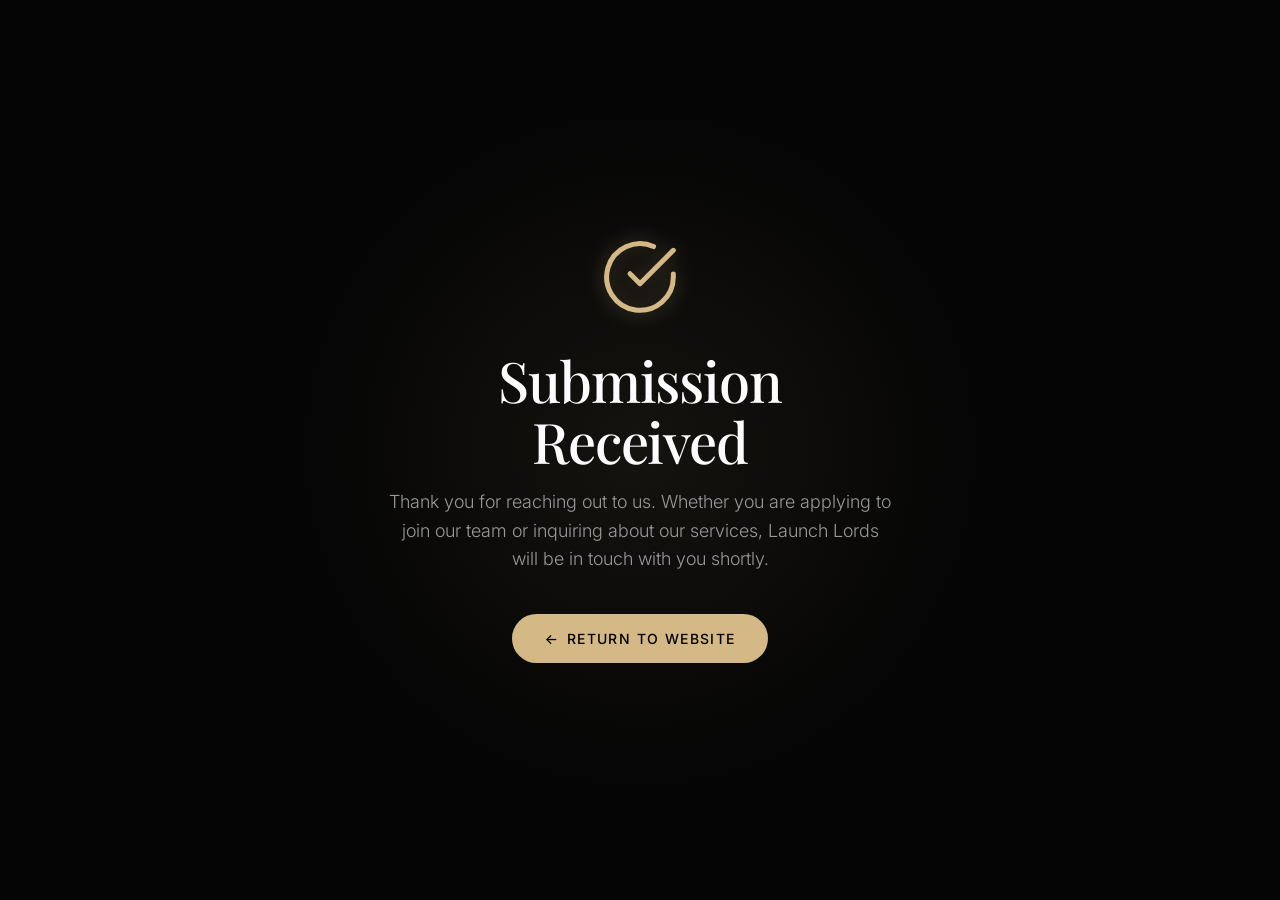
<file: thanks.html>
<!DOCTYPE html>
<html lang="en">

<head>
    <meta charset="UTF-8">
    <meta name="viewport" content="width=device-width, initial-scale=1.0">
    <title>Thank You | Launch Lords</title>
    <link rel="preconnect" href="https://fonts.googleapis.com">
    <link rel="preconnect" href="https://fonts.gstatic.com" crossorigin>
    <link
        href="https://fonts.googleapis.com/css2?family=Inter:wght@300;400;500;600&family=Playfair+Display:ital,wght@0,400;0,500;1,400&display=swap"
        rel="stylesheet">
    <link rel="icon" type="image/png" href="logo.png">
    <link rel="stylesheet" href="styles.css">
    <style>
        body {
            margin: 0;
            padding: 0;
            background-color: var(--bg-main);
            color: var(--text-main);
            font-family: var(--font-body);
            display: flex;
            align-items: center;
            justify-content: center;
            min-height: 100vh;
            text-align: center;
            overflow: hidden;
        }

        .thank-you-container {
            max-width: 600px;
            padding: 3rem;
            animation: fadeUp 1s ease-out forwards;
            position: relative;
            z-index: 10;
        }

        .icon-container {
            display: flex;
            justify-content: center;
            margin-bottom: 2rem;
        }

        .icon {
            width: 80px;
            height: 80px;
            color: var(--accent-gold);
            animation: pulse 2.5s infinite ease-in-out;
            filter: drop-shadow(0 0 10px rgba(212, 184, 134, 0.4));
        }

        h1 {
            font-family: var(--font-heading);
            font-size: 3.5rem;
            margin: 0 0 1rem 0;
            font-weight: 500;
            letter-spacing: -0.02em;
        }

        p {
            font-size: 1.125rem;
            color: var(--text-muted);
            line-height: 1.6;
            margin-bottom: 2.5rem;
        }

        /* Subtle Background Glow */
        .bg-glow {
            position: absolute;
            width: 800px;
            height: 800px;
            background: radial-gradient(circle, rgba(212, 184, 134, 0.08) 0%, transparent 60%);
            top: 50%;
            left: 50%;
            transform: translate(-50%, -50%);
            z-index: 0;
            pointer-events: none;
        }

        .btn-home {
            display: inline-flex;
            align-items: center;
            justify-content: center;
            gap: 0.5rem;
            width: auto;
            text-decoration: none;
        }

        @keyframes fadeUp {
            from {
                opacity: 0;
                transform: translateY(40px);
            }

            to {
                opacity: 1;
                transform: translateY(0);
            }
        }

        @keyframes pulse {
            0% {
                transform: scale(1);
                opacity: 0.9;
            }

            50% {
                transform: scale(1.05);
                opacity: 1;
                filter: drop-shadow(0 0 20px rgba(212, 184, 134, 0.6));
            }

            100% {
                transform: scale(1);
                opacity: 0.9;
            }
        }
    </style>
</head>

<body>
    <div class="bg-glow"></div>
    <div class="thank-you-container">
        <div class="icon-container">
            <svg class="icon" viewBox="0 0 24 24" fill="none" stroke="currentColor" stroke-width="1.5"
                stroke-linecap="round" stroke-linejoin="round">
                <path d="M22 11.08V12a10 10 0 1 1-5.93-9.14"></path>
                <polyline points="22 4 12 14.01 9 11.01"></polyline>
            </svg>
        </div>
        <h1>Submission Received</h1>
        <p>Thank you for reaching out to us. Whether you are applying to join our team or inquiring about our services,
            Launch Lords will be in touch with you shortly.</p>

        <a href="index.html" class="btn btn-primary btn-home">
            <span style="transform: scaleX(-1);">→</span> Return to Website
        </a>
    </div>
</body>

</html>
</file>
<file: styles.css>
/* --- Variables & Reset --- */
:root {
    --bg-main: #050505;
    --bg-panel: #0a0a0a;
    --bg-card: #0f0f0f;
    --bg-alt: #111111;
    --text-main: #fcfcfc;
    --text-muted: #999999;

    /* Elegant Gold Palette */
    --accent-gold: #d4b886;
    --accent-gold-hover: #e5c997;
    --accent-gold-dim: rgba(212, 184, 134, 0.15);

    /* Structural */
    --border-color: #222222;
    --glass-border: rgba(255, 255, 255, 0.05);

    --font-heading: 'Playfair Display', serif;
    --font-body: 'Inter', sans-serif;

    --transition: all 0.5s cubic-bezier(0.16, 1, 0.3, 1);
}

/* --- Theme Overrides (Light Mode) --- */
body.light-theme {
    --bg-main: #ffffff;
    --bg-panel: #f8fafc;
    --bg-card: #f1f5f9;
    --bg-alt: #ffffff;
    --text-main: #0f172a;
    --text-muted: #64748b;

    --accent-gold: #0d9488;
    --accent-gold-hover: #0f766e;
    --accent-gold-dim: rgba(13, 148, 136, 0.15);

    --border-color: rgba(0, 0, 0, 0.08);
    --glass-border: rgba(0, 0, 0, 0.05);
}

body.light-theme .navbar {
    background: rgba(255, 255, 255, 0.9);
    border-bottom: 1px solid rgba(0, 0, 0, 0.05);
}

body.light-theme .nav-links {
    background: rgba(0, 0, 0, 0.03);
    border: 1px solid rgba(0, 0, 0, 0.05);
}

body.light-theme .logo img,
body.light-theme .footer-logo img {
    filter: none !important;
}

body.light-theme .globe-wrapper {
    background: radial-gradient(circle at 30% 30%, #f8fafc 0%, #e2e8f0 80%, #cbd5e1 100%);
    box-shadow: inset -20px -20px 50px rgba(0, 0, 0, 0.1), 0 0 40px rgba(13, 148, 136, 0.15);
}

body.light-theme .globe-vignette {
    box-shadow: inset -20px -20px 50px rgba(0, 0, 0, 0.15), inset 0 0 20px rgba(13, 148, 136, 0.2) !important;
}

body.light-theme .theme-toggle-fab {
    background: var(--text-main);
    color: var(--bg-main);
    box-shadow: 0 4px 15px rgba(0, 0, 0, 0.15);
}

body.light-theme .theme-toggle-fab:hover {
    background: var(--accent-gold);
    transform: translateY(-3px) scale(1.05);
}

body.light-theme .theme-toggle-fab .sun-icon {
    display: none;
}

body.light-theme .theme-toggle-fab .moon-icon {
    display: block;
}

/* Floating Theme Toggle Box */
.theme-toggle-fab {
    position: fixed;
    bottom: 2rem;
    right: 2rem;
    width: 60px;
    height: 60px;
    border-radius: 50%;
    background: var(--accent-gold);
    color: var(--bg-main);
    border: none;
    box-shadow: 0 4px 20px rgba(212, 184, 134, 0.4);
    cursor: pointer;
    display: flex;
    align-items: center;
    justify-content: center;
    z-index: 1000;
    transition: all 0.4s cubic-bezier(0.175, 0.885, 0.32, 1.275);
}

.theme-toggle-fab:hover {
    transform: translateY(-5px) scale(1.1);
    box-shadow: 0 8px 25px rgba(212, 184, 134, 0.6);
    background: var(--accent-gold-hover);
}

.theme-toggle-fab svg {
    width: 24px;
    height: 24px;
    transition: transform 0.3s ease;
}

.theme-toggle-fab .sun-icon {
    display: block;
}

.theme-toggle-fab .moon-icon {
    display: none;
}

.theme-toggle-fab:hover svg {
    transform: rotate(30deg);
}

* {
    margin: 0;
    padding: 0;
    box-sizing: border-box;
}

html {
    scroll-behavior: smooth;
    font-size: 16px;
}

body {
    background-color: var(--bg-main);
    color: var(--text-main);
    font-family: var(--font-body);
    line-height: 1.7;
    overflow-x: hidden;
    -webkit-font-smoothing: antialiased;
}

/* --- Typography --- */
h1,
h2,
h3,
h4 {
    font-family: var(--font-heading);
    font-weight: 400;
    line-height: 1.1;
    color: var(--text-main);
}

h1 {
    font-size: 5rem;
    letter-spacing: -0.02em;
}

h2 {
    font-size: 3.5rem;
    letter-spacing: -0.01em;
    margin-bottom: 1.5rem;
}

h3 {
    font-size: 2.25rem;
    margin-bottom: 1rem;
}

p {
    color: var(--text-muted);
    margin-bottom: 1.5rem;
    font-size: 1.125rem;
    font-weight: 300;
}

.highlight-text {
    color: var(--accent-gold);
    font-family: var(--font-heading);
    font-style: italic;
    font-weight: 400;
}

.bold-text {
    color: var(--text-main);
    font-weight: 500;
}

.gold-text {
    color: var(--accent-gold);
}

.pre-title {
    font-family: var(--font-body);
    color: var(--text-muted);
    text-transform: uppercase;
    font-weight: 500;
    letter-spacing: 0.2em;
    font-size: 0.75rem;
    margin-bottom: 1.5rem;
    display: block;
}

/* --- Utilities --- */
.container {
    width: 100%;
    max-width: 1300px;
    margin: 0 auto;
    padding: 0 2rem;
}

.section {
    padding: 10rem 0;
    position: relative;
}

.center {
    text-align: center;
}

/* --- Buttons --- */
.btn {
    display: inline-flex;
    align-items: center;
    justify-content: center;
    padding: 0.8rem 2rem;
    border-radius: 100px;
    font-weight: 500;
    font-size: 0.875rem;
    text-transform: uppercase;
    letter-spacing: 0.1em;
    text-decoration: none;
    transition: var(--transition);
    cursor: pointer;
    border: none;
    font-family: var(--font-body);
}

.btn-primary {
    background: var(--accent-gold);
    color: #000;
}

.btn-primary:hover {
    background: var(--accent-gold-hover);
    transform: translateY(-2px);
}

.btn-secondary {
    background: transparent;
    color: var(--text-main);
    border: 1px solid var(--border-color);
}

.btn-secondary:hover {
    border-color: var(--text-main);
}

.link-explore {
    display: inline-flex;
    align-items: center;
    color: var(--accent-gold);
    text-decoration: none;
    font-size: 0.75rem;
    text-transform: uppercase;
    letter-spacing: 0.15em;
    font-weight: 500;
    margin-top: 2rem;
    transition: var(--transition);
}

.link-explore::after {
    content: '→';
    margin-left: 0.5rem;
    transition: transform 0.3s ease;
}

.link-explore:hover::after {
    transform: translateX(5px);
}

/* --- Navigation --- */
.navbar {
    position: fixed;
    top: 0;
    left: 0;
    width: 100%;
    height: 90px;
    background: rgba(5, 5, 5, 0.8);
    backdrop-filter: blur(20px);
    -webkit-backdrop-filter: blur(20px);
    border-bottom: 1px solid rgba(255, 255, 255, 0.05);
    z-index: 100;
    display: flex;
    align-items: center;
    transition: transform 0.3s ease;
}

.navbar.hidden {
    transform: translateY(-100%);
}

.nav-container {
    display: flex;
    justify-content: space-between;
    align-items: center;
}

.logo {
    display: flex;
    align-items: center;
    text-decoration: none;
}

.logo-text-inline {
    font-family: var(--font-heading);
    font-size: 1.5rem;
    font-weight: 400;
    color: var(--text-main);
    letter-spacing: 0.05em;
}

.nav-links {
    display: flex;
    gap: 2rem;
    padding: 0.75rem 2rem;
    background: rgba(255, 255, 255, 0.03);
    border: 1px solid rgba(255, 255, 255, 0.05);
    border-radius: 100px;
}

.nav-links a {
    color: var(--text-muted);
    text-decoration: none;
    font-size: 0.875rem;
    font-weight: 500;
    transition: var(--transition);
}

.nav-links a:hover {
    color: var(--accent-gold);
}

/* --- Mobile Menu Button --- */
.mobile-menu-btn {
    display: none;
    background: transparent;
    border: none;
    cursor: pointer;
    padding: 0.5rem;
    z-index: 102;
    flex-direction: column;
    gap: 6px;
}

.mobile-menu-btn span {
    display: block;
    width: 25px;
    height: 2px;
    background: var(--text-main);
    transition: all 0.3s ease;
}

.mobile-menu-btn.active span:nth-child(1) {
    transform: translateY(8px) rotate(45deg);
}

.mobile-menu-btn.active span:nth-child(2) {
    opacity: 0;
}

.mobile-menu-btn.active span:nth-child(3) {
    transform: translateY(-8px) rotate(-45deg);
}

/* --- Mobile Menu Overlay --- */
.mobile-menu-overlay {
    position: fixed;
    top: 0;
    left: 0;
    width: 100%;
    height: 100vh;
    background: rgba(10, 15, 20, 0.98);
    backdrop-filter: blur(10px);
    -webkit-backdrop-filter: blur(10px);
    z-index: 101;
    display: flex;
    justify-content: center;
    align-items: center;
    opacity: 0;
    pointer-events: none;
    transition: all 0.4s ease;
}

.mobile-menu-overlay.active {
    opacity: 1;
    pointer-events: all;
}

.mobile-menu-links {
    display: flex;
    flex-direction: column;
    align-items: center;
    gap: 2rem;
    transform: translateY(20px);
    transition: all 0.4s ease;
    opacity: 0;
}

.mobile-menu-overlay.active .mobile-menu-links {
    transform: translateY(0);
    opacity: 1;
    transition-delay: 0.1s;
}

.mobile-menu-links a:not(.btn) {
    font-family: var(--font-heading);
    font-size: 2rem;
    color: var(--text-muted);
    text-decoration: none;
    transition: var(--transition);
}

.mobile-menu-links a:not(.btn):hover {
    color: var(--accent-gold);
    transform: scale(1.05);
}



/* --- Hero Section --- */
.hero {
    padding-top: 14rem;
    min-height: 100vh;
    display: flex;
    align-items: center;
    justify-content: center;
    position: relative;
    overflow: hidden;
}

/* Circular Radar Background */
.hero-radar {
    position: absolute;
    top: 50%;
    left: 50%;
    transform: translate(-50%, -50%);
    width: 80vw;
    height: 80vw;
    max-width: 1000px;
    max-height: 1000px;
    border-radius: 50%;
    border: 1px solid rgba(212, 184, 134, 0.3);
    pointer-events: none;
    z-index: 0;
    animation: rotateRadar 120s linear infinite;
}

@keyframes rotateRadar {
    from {
        transform: translate(-50%, -50%) rotate(0deg);
    }

    to {
        transform: translate(-50%, -50%) rotate(360deg);
    }
}

.hero-radar::before {
    content: '';
    position: absolute;
    top: -50%;
    left: 50%;
    width: 1px;
    height: 200%;
    background: rgba(212, 184, 134, 0.2);
}

.hero-radar::after {
    content: '';
    position: absolute;
    left: -50%;
    top: 50%;
    height: 1px;
    width: 200%;
    background: rgba(212, 184, 134, 0.2);
}

.hero-radar .circle {
    position: absolute;
    top: 50%;
    left: 50%;
    transform: translate(-50%, -50%);
    border-radius: 50%;
    border: 1px dashed rgba(212, 184, 134, 0.35);
}

.hero-radar .c1 {
    width: 33%;
    height: 33%;
}

.hero-radar .c2 {
    width: 66%;
    height: 66%;
}

.hero-content {
    position: relative;
    z-index: 1;
    text-align: center;
    max-width: 900px;
    margin: 0 auto;
}

.hero .headline {
    margin-bottom: 2rem;
    line-height: 1.1;
}

.hero .headline span {
    display: block;
}

.hero .subheadline {
    font-size: 1.25rem;
    max-width: 700px;
    margin: 0 auto 3rem auto;
    color: var(--text-muted);
}

.audit-shows {
    margin-top: 4rem;
    padding-top: 2rem;
    border-top: 1px solid var(--border-color);
    display: flex;
    justify-content: center;
    gap: 3rem;
}

.audit-list {
    list-style: none;
    display: flex;
    gap: 3rem;
}

.audit-list li {
    font-size: 0.875rem;
    color: var(--text-muted);
    text-transform: uppercase;
    letter-spacing: 0.1em;
    display: flex;
    align-items: center;
}

.audit-list li::before {
    content: '';
    display: inline-block;
    width: 6px;
    height: 6px;
    background: var(--accent-gold);
    border-radius: 50%;
    margin-right: 0.75rem;
}

/* --- Stats Section (Revenue Leakage adapted) --- */
.stats-section {
    padding: 6rem 0;
    border-top: 1px solid var(--border-color);
    border-bottom: 1px solid var(--border-color);
    background: var(--bg-main);
}

.stats-grid {
    display: grid;
    grid-template-columns: repeat(3, 1fr);
    gap: 2rem;
    text-align: center;
}

.stat-item {
    position: relative;
}

.stat-item:not(:last-child)::after {
    content: '';
    position: absolute;
    right: 0;
    top: 50%;
    transform: translateY(-50%);
    height: 60%;
    width: 1px;
    background: var(--border-color);
}

.stat-value {
    font-family: var(--font-heading);
    font-size: 4rem;
    color: var(--accent-gold);
    margin-bottom: 0.5rem;
    line-height: 1;
}

.stat-label {
    font-size: 0.875rem;
    color: var(--text-muted);
    text-transform: uppercase;
    letter-spacing: 0.1em;
}

/* --- Section Headers --- */
.section-header {
    text-align: center;
    margin-bottom: 6rem;
    max-width: 800px;
    margin-inline: auto;
}

/* --- Side-by-Side Content Layout (For Problems and Services) --- */
.split-content {
    display: grid;
    grid-template-columns: 1fr 1fr;
    gap: 6rem;
    align-items: center;
    margin-bottom: 8rem;
}

.split-content.reverse {
    direction: rtl;
}

.split-content.reverse>* {
    direction: ltr;
}

.content-info {
    position: relative;
    padding-left: 2rem;
    border-left: 1px solid var(--accent-gold);
}

.content-number {
    position: absolute;
    left: -1rem;
    top: -1rem;
    background: var(--bg-main);
    color: var(--accent-gold);
    font-family: var(--font-body);
    font-size: 0.75rem;
    letter-spacing: 0.1em;
    padding: 0 0.5rem;
}

.content-media {
    position: relative;
    border-radius: 8px;
    overflow: hidden;
    background: var(--bg-panel);
    border: 1px solid var(--border-color);
    aspect-ratio: 4/3;
    display: flex;
    align-items: center;
    justify-content: center;
}

/* Fake UI Slabs inside media */
.ui-slab {
    background: var(--bg-alt);
    border: 1px solid var(--border-color);
    border-radius: 8px;
    padding: 1.5rem;
    width: 80%;
    box-shadow: 0 20px 40px rgba(0, 0, 0, 0.5);
    position: relative;
}

/* --- How It Works --- */
.process-grid {
    display: grid;
    grid-template-columns: repeat(3, 1fr);
    gap: 3rem;
}

.process-card {
    background: transparent;
    border-top: 1px solid var(--border-color);
    padding-top: 2rem;
    display: flex;
    flex-direction: column;
}

.process-number {
    font-family: var(--font-heading);
    font-size: 3rem;
    color: var(--accent-gold-dim);
    margin-bottom: 1rem;
    line-height: 1;
}

.process-list {
    list-style: none;
    margin-top: auto;
}

.process-list li {
    padding: 1rem 0;
    border-bottom: 1px solid var(--border-color);
    color: var(--text-muted);
    font-size: 0.95rem;
}

/* --- Reasons Section --- */
.reasons-grid {
    display: grid;
    grid-template-columns: repeat(2, 1fr);
    gap: 2px;
    background: var(--border-color);
    border: 1px solid var(--border-color);
}

.reason-card {
    background: var(--bg-main);
    padding: 4rem;
}

.reason-title {
    font-family: var(--font-heading);
    font-size: 1.75rem;
    color: var(--accent-gold);
    margin-bottom: 1rem;
}

/* --- CTA Section --- */
.cta-section {
    background: var(--bg-panel);
    border-top: 1px solid var(--border-color);
    text-align: center;
    padding: 10rem 0;
}

.cta-box {
    max-width: 800px;
    margin: 0 auto;
}

/* --- Footer --- */
.footer {
    padding: 4rem 0;
    background: var(--bg-main);
    border-top: 1px solid var(--border-color);
    text-align: center;
}

.footer-logo {
    font-family: var(--font-heading);
    font-size: 2rem;
    color: var(--text-main);
    margin-bottom: 2rem;
}

.footer p {
    font-size: 0.875rem;
    margin: 0;
}

/* --- Animations (Handled by JS classes) --- */
.anim-slab {
    opacity: 0;
    transform: translateY(50px);
    transition: all 1s cubic-bezier(0.16, 1, 0.3, 1);
}

.anim-slab.active {
    opacity: 1;
    transform: translateY(0);
}

.anim-fade {
    opacity: 0;
    transition: opacity 1.5s ease;
}

.anim-fade.active {
    opacity: 1;
}

.anim-img-reveal {
    position: relative;
    overflow: hidden;
}

.anim-img-reveal::after {
    content: '';
    position: absolute;
    top: 0;
    left: 0;
    width: 100%;
    height: 100%;
    background: var(--bg-main);
    transform-origin: top;
    transition: transform 1.2s cubic-bezier(0.77, 0, 0.175, 1);
}

.anim-img-reveal.active::after {
    transform: scaleY(0);
}

/* --- Contact Section --- */
.contact-section {
    background: var(--bg-main);
    padding: 8rem 0;
}

.contact-grid {
    display: grid;
    grid-template-columns: 1fr 1fr;
    gap: 4rem;
    align-items: center;
    margin-top: 4rem;
}

/* Form Styles */
.form-card {
    background: var(--bg-panel);
    border: 1px solid var(--border-color);
    border-radius: 12px;
    padding: 3rem;
}

.contact-form {
    display: flex;
    flex-direction: column;
    gap: 1.5rem;
}

.form-group {
    display: flex;
    flex-direction: column;
    gap: 0.5rem;
}

.form-group label {
    font-size: 0.875rem;
    color: var(--text-main);
    font-weight: 500;
}

.contact-form input,
.contact-form select,
.contact-form textarea {
    width: 100%;
    padding: 1rem 1.25rem;
    background: rgba(255, 255, 255, 0.02);
    border: 1px solid var(--border-color);
    border-radius: 8px;
    color: var(--text-main);
    font-family: var(--font-body);
    font-size: 1rem;
    transition: var(--transition);
}

.contact-form input:focus,
.contact-form select:focus,
.contact-form textarea:focus {
    outline: none;
    border-color: var(--accent-gold);
    background: rgba(255, 255, 255, 0.05);
}

.contact-form input::placeholder,
.contact-form textarea::placeholder {
    color: var(--text-muted);
}

.select-wrapper {
    position: relative;
}

.select-wrapper::after {
    content: '▼';
    font-size: 0.6rem;
    color: var(--text-muted);
    position: absolute;
    right: 1.25rem;
    top: 50%;
    transform: translateY(-50%);
    pointer-events: none;
}

.contact-form select {
    appearance: none;
    cursor: pointer;
}

.contact-form select option,
.apply-form select option {
    background: var(--bg-main);
    color: var(--text-main);
}

/* Globe Container */
.contact-globe-container {
    display: flex;
    flex-direction: column;
    align-items: center;
    justify-content: center;
    position: relative;
    height: 100%;
    min-height: 500px;
}

/* Pure CSS Globe */
.globe-wrapper {
    width: 400px;
    height: 400px;
    position: relative;
    border-radius: 50%;
    /* Gradient mimicking dark ocean/shadows */
    background: radial-gradient(circle at 30% 30%, #0a1118 0%, #03060a 80%, #000000 100%);
    box-shadow: inset -20px -20px 50px rgba(0, 0, 0, 0.8),
        0 0 40px rgba(212, 184, 134, 0.25);
    overflow: hidden;
    margin-bottom: 2rem;
}

/* This creates a pseudo-continents map background that rotates */
.globe-sphere {
    position: absolute;
    width: 200%;
    height: 100%;
    background-image:
        radial-gradient(ellipse at center, rgba(10, 25, 40, 0.8) 0%, transparent 70%),
        radial-gradient(ellipse at 80% 40%, rgba(15, 30, 45, 0.6) 0%, transparent 50%),
        radial-gradient(ellipse at 20% 70%, rgba(8, 20, 30, 0.5) 0%, transparent 60%);
    background-size: 50% 100%;
    animation: rotateGlobe 30s linear infinite;
    opacity: 0.5;
}

/* Glossy highlight over the globe */
.globe-overlay {
    position: absolute;
    top: 0;
    left: 0;
    width: 100%;
    height: 100%;
    border-radius: 50%;
    background: radial-gradient(circle at 30% 30%, rgba(255, 255, 255, 0.05) 0%, transparent 50%);
    box-shadow: inset 0 0 20px rgba(212, 184, 134, 0.1);
    border: 1px solid rgba(212, 184, 134, 0.15);
    pointer-events: none;
    z-index: 10;
}

@keyframes rotateGlobe {
    0% {
        transform: translateX(0);
    }

    100% {
        transform: translateX(-50%);
    }
}

/* City Markers overlaying the globe */
.city-marker {
    position: absolute;
    display: flex;
    flex-direction: column;
    align-items: center;
    transform: translate(-50%, -50%);
    z-index: 15;
    cursor: default;
}

.city-dot {
    width: 6px;
    height: 6px;
    background-color: var(--accent-gold);
    border-radius: 50%;
    box-shadow: 0 0 10px var(--accent-gold);
    position: relative;
}

.city-dot::after {
    content: '';
    position: absolute;
    top: -4px;
    left: -4px;
    width: 14px;
    height: 14px;
    border: 1px solid var(--accent-gold);
    border-radius: 50%;
    opacity: 0.3;
    animation: markerPulse 2s ease-out infinite;
}

@keyframes markerPulse {
    0% {
        transform: scale(0.5);
        opacity: 0.8;
    }

    100% {
        transform: scale(2);
        opacity: 0;
    }
}

.city-name {
    font-size: 0.65rem;
    color: var(--accent-gold);
    margin-top: 4px;
    font-weight: 500;
    letter-spacing: 0.05em;
    opacity: 0.7;
    white-space: nowrap;
}

/* Client Legend below globe */
.client-legend {
    text-align: center;
    border-top: 1px solid var(--border-color);
    padding-top: 1.5rem;
    width: 100%;
}

.legend-items {
    display: flex;
    flex-wrap: wrap;
    justify-content: center;
    gap: 1.5rem;
    margin-bottom: 0.75rem;
}

.legend-items span {
    font-size: 0.75rem;
    color: var(--text-muted);
    display: flex;
    align-items: center;
    gap: 0.5rem;
}

.legend-dot {
    display: inline-block;
    width: 6px;
    height: 6px;
    background: var(--accent-gold);
    border-radius: 50%;
    opacity: 0.8;
}

.legend-title {
    font-family: var(--font-heading);
    font-size: 0.875rem;
    color: var(--text-muted);
    font-style: italic;
}

/* Footer Adjustments */
.footer-content {
    display: flex;
    flex-direction: column;
    align-items: center;
    gap: 1.5rem;
}

.footer-socials {
    display: flex;
    gap: 1rem;
}

.social-link {
    display: flex;
    align-items: center;
    justify-content: center;
    width: 40px;
    height: 40px;
    border-radius: 50%;
    border: 1px solid var(--border-color);
    color: var(--text-muted);
    transition: var(--transition);
}

.social-link:hover {
    color: var(--accent-gold);
    border-color: var(--accent-gold);
    transform: translateY(-3px);
}

/* Responsive */
@media (max-width: 992px) {
    .split-content {
        grid-template-columns: 1fr;
        gap: 3rem;
    }

    .split-content.reverse {
        direction: ltr;
    }

    .split-content.reverse>* {
        direction: ltr;
    }

    .contact-grid {
        grid-template-columns: 1fr;
    }

    .globe-wrapper {
        width: 300px;
        height: 300px;
    }

    .stats-grid {
        grid-template-columns: 1fr;
        gap: 4rem;
    }

    .stat-item:not(:last-child)::after {
        display: none;
    }

    .process-grid {
        grid-template-columns: 1fr;
    }

    .reasons-grid {
        grid-template-columns: 1fr;
        gap: 1px;
    }

    .nav-links {
        display: none;
    }

    .mobile-menu-btn {
        display: flex;
    }
}

@media (max-width: 768px) {
    .navbar {
        padding: 0 1rem;
    }

    .nav-container {
        padding: 0;
    }

    .container {
        padding: 0 1.25rem;
    }

    .navbar .btn-primary {
        padding: 0.5rem 1rem;
        font-size: 0.75rem;
    }

    .logo-text-inline {
        font-size: 1.25rem;
    }

    .hero .headline {
        font-size: 2.75rem;
        margin-top: 1rem;
    }

    h2 {
        font-size: 2.25rem;
    }

    .hero-radar {
        width: 150vw;
        height: 150vw;
    }

    .audit-list {
        flex-direction: column;
        gap: 1rem;
        align-items: center;
    }

    .form-card {
        padding: 1.5rem;
    }
}

/* --- Careers Page Styles --- */
.careers-hero {
    padding-top: 14rem;
    padding-bottom: 6rem;
    text-align: center;
    border-bottom: 1px solid var(--border-color);
}

.careers-grid {
    display: grid;
    grid-template-columns: repeat(auto-fill, minmax(350px, 1fr));
    gap: 2rem;
    padding: 6rem 0;
}

.job-card {
    background: var(--bg-panel);
    border: 1px solid var(--border-color);
    border-radius: 12px;
    overflow: hidden;
    transition: var(--transition);
    display: flex;
    flex-direction: column;
    text-decoration: none;
    color: var(--text-main);
}

.job-card:hover {
    transform: translateY(-5px);
    box-shadow: 0 10px 40px rgba(0, 0, 0, 0.4);
    border-color: var(--accent-gold);
}

body.light-theme .job-card:hover {
    box-shadow: 0 10px 40px rgba(13, 148, 136, 0.15);
}

.job-card-img {
    width: 100%;
    height: 200px;
    object-fit: cover;
    border-bottom: 1px solid var(--border-color);
}

.job-card-content {
    padding: 2rem;
    display: flex;
    flex-direction: column;
    flex-grow: 1;
}

.job-card-title {
    font-size: 1.5rem;
    font-family: var(--font-heading);
    margin-bottom: 1rem;
    color: var(--text-main);
}

.job-tags {
    display: flex;
    gap: 0.5rem;
    margin-bottom: 1.5rem;
    flex-wrap: wrap;
}

.job-tag {
    font-size: 0.75rem;
    padding: 0.3rem 0.8rem;
    border-radius: 100px;
    border: 1px solid rgba(212, 184, 134, 0.3);
    color: var(--accent-gold);
    text-transform: uppercase;
    letter-spacing: 0.05em;
}

body.light-theme .job-tag {
    border-color: rgba(13, 148, 136, 0.3);
}

.job-detail {
    display: flex;
    align-items: center;
    gap: 0.75rem;
    font-size: 0.875rem;
    color: var(--text-muted);
    margin-bottom: 0.5rem;
}

.job-desc-preview {
    font-size: 0.9rem;
    color: var(--text-muted);
    margin: 1.5rem 0;
    line-height: 1.6;
    display: -webkit-box;
    -webkit-line-clamp: 3;
    line-clamp: 3;
    -webkit-box-orient: vertical;
    overflow: hidden;
}

.job-card-footer {
    margin-top: auto;
    display: flex;
    justify-content: space-between;
    align-items: center;
    border-top: 1px solid var(--glass-border);
    padding-top: 1.5rem;
}

.job-view-link {
    font-size: 0.875rem;
    color: var(--accent-gold);
    text-decoration: none;
    font-weight: 500;
    display: flex;
    align-items: center;
    transition: var(--transition);
}

.job-view-link::after {
    content: '→';
    margin-left: 0.5rem;
    transition: transform 0.3s ease;
}

.job-card:hover .job-view-link::after {
    transform: translateX(5px);
}

.job-apply-btn {
    background: var(--accent-gold);
    color: #000;
    padding: 0.5rem 1.5rem;
    border-radius: 100px;
    font-size: 0.75rem;
    text-transform: uppercase;
    font-weight: 600;
    letter-spacing: 0.1em;
    text-decoration: none;
    transition: var(--transition);
}

.job-apply-btn:hover {
    background: var(--accent-gold-hover);
    transform: scale(1.05);
}

/* --- Role Detailed Page --- */
.role-hero {
    padding-top: 12rem;
    padding-bottom: 4rem;
    border-bottom: 1px solid var(--border-color);
    background: var(--bg-panel);
}

.role-header-content {
    max-width: 800px;
    margin: 0 auto;
}

.role-body {
    padding: 6rem 0;
    max-width: 800px;
    margin: 0 auto;
}

.role-section {
    margin-bottom: 4rem;
}

.role-section h3 {
    font-size: 1.75rem;
    color: var(--accent-gold);
    margin-bottom: 1.5rem;
}

.role-section p {
    font-size: 1.125rem;
    line-height: 1.8;
}

.role-section ul {
    list-style-type: disc;
    padding-left: 1.5rem;
    color: var(--text-muted);
}

.role-section li {
    font-size: 1.125rem;
    margin-bottom: 1rem;
    line-height: 1.6;
}

/* Application Modal Styles */
.modal-overlay {
    position: fixed;
    top: 0;
    left: 0;
    width: 100%;
    height: 100%;
    background: rgba(0, 0, 0, 0.8);
    backdrop-filter: blur(5px);
    z-index: 9999;
    display: flex;
    justify-content: center;
    align-items: center;
    opacity: 0;
    visibility: hidden;
    transition: var(--transition);
}

.modal-overlay.active {
    opacity: 1;
    visibility: visible;
}

.modal-content {
    background: var(--bg-panel);
    border: 1px solid var(--border-color);
    border-radius: 12px;
    width: 90%;
    max-width: 500px;
    padding: 2.5rem;
    position: relative;
    transform: translateY(20px);
    transition: var(--transition);
}

.modal-overlay.active .modal-content {
    transform: translateY(0);
}

.modal-close {
    position: absolute;
    top: 1.5rem;
    right: 1.5rem;
    background: none;
    border: none;
    color: var(--text-muted);
    font-size: 1.5rem;
    cursor: pointer;
    transition: var(--transition);
}

.modal-close:hover {
    color: var(--text-main);
}

.modal-content h3 {
    margin-bottom: 0.5rem;
    font-size: 1.5rem;
    color: var(--text-main);
    font-family: var(--font-heading);
}

.modal-content p {
    color: var(--text-muted);
    margin-bottom: 2rem;
    font-size: 0.9rem;
    line-height: 1.5;
}

.apply-form {
    display: flex;
    flex-direction: column;
    gap: 1.25rem;
}

.apply-form .form-row {
    display: flex;
    gap: 1rem;
}

.apply-form .form-group {
    flex: 1;
    display: flex;
    flex-direction: column;
    gap: 0.4rem;
}

.apply-form label {
    font-size: 0.85rem;
    color: var(--text-main);
    font-weight: 500;
}

.apply-form input,
.apply-form select {
    width: 100%;
    padding: 0.8rem 1rem;
    background: rgba(255, 255, 255, 0.02);
    border: 1px solid var(--border-color);
    border-radius: 8px;
    color: var(--text-main);
    font-family: var(--font-body);
    font-size: 0.9rem;
}

.apply-form input[type="file"] {
    padding: 0.6rem 1rem;
    font-size: 0.85rem;
}

.apply-form input:focus,
.apply-form select:focus {
    outline: none;
    border-color: var(--accent-gold);
    background: rgba(255, 255, 255, 0.05);
}

.apply-form .btn {
    width: 100%;
    margin-top: 0.5rem;
    justify-content: center;
}

/* --- CLIENT LOGO MARQUEE --- */
.logo-marquee-section {
    padding: 3rem 0;
    overflow: hidden;
    position: relative;
    border-bottom: 1px solid var(--border-color);
    background: radial-gradient(circle at center, rgba(10, 15, 20, 0.4) 0%, transparent 70%);
}

.logo-marquee-section::before,
.logo-marquee-section::after {
    content: '';
    position: absolute;
    top: 0;
    bottom: 0;
    width: 15vw;
    z-index: 2;
    pointer-events: none;
}

.logo-marquee-section::before {
    left: 0;
    background: linear-gradient(to right, var(--bg-main) 0%, transparent 100%);
}

.logo-marquee-section::after {
    right: 0;
    background: linear-gradient(to left, var(--bg-main) 0%, transparent 100%);
}

.logo-marquee-title {
    text-align: center;
    font-family: var(--font-heading);
    color: var(--text-muted);
    font-size: 1.1rem;
    margin-bottom: 2.5rem;
    font-style: italic;
    opacity: 0.8;
}

.marquee-row {
    display: flex;
    white-space: nowrap;
    position: relative;
    margin-bottom: 2rem;
}

.marquee-row:last-child {
    margin-bottom: 0;
}

.marquee-track {
    display: flex;
    gap: 3rem;
    padding-right: 3rem;
    /* Ensure seamless loop */
    width: max-content;
}

.marquee-row.left .marquee-track {
    animation: scroll-left 120s linear infinite;
}

.marquee-row.right .marquee-track {
    animation: scroll-right 120s linear infinite;
}

.marquee-item {
    display: flex;
    flex-direction: column;
    align-items: center;
    gap: 1.25rem;
    width: 160px;
    opacity: 0.8;
    transition: opacity 0.3s ease, transform 0.3s ease;
}

.marquee-item:hover {
    opacity: 1;
    transform: translateY(-5px);
}

.marquee-item img {
    border-radius: 8px;
    width: 120px;
    height: 120px;
    object-fit: contain;
    background: #ffffff;
    /* Provided logos have white backgrounds, keep it clean */
    padding: 15px;
}

.marquee-item p {
    font-size: 0.85rem;
    color: var(--text-muted);
    margin: 0;
    font-family: var(--font-heading);
    text-align: center;
    white-space: normal;
    line-height: 1.3;
}

@keyframes scroll-left {
    from {
        transform: translateX(0);
    }

    to {
        transform: translateX(-50%);
    }
}

@keyframes scroll-right {
    from {
        transform: translateX(-50%);
    }

    to {
        transform: translateX(0);
    }
}
</file>
